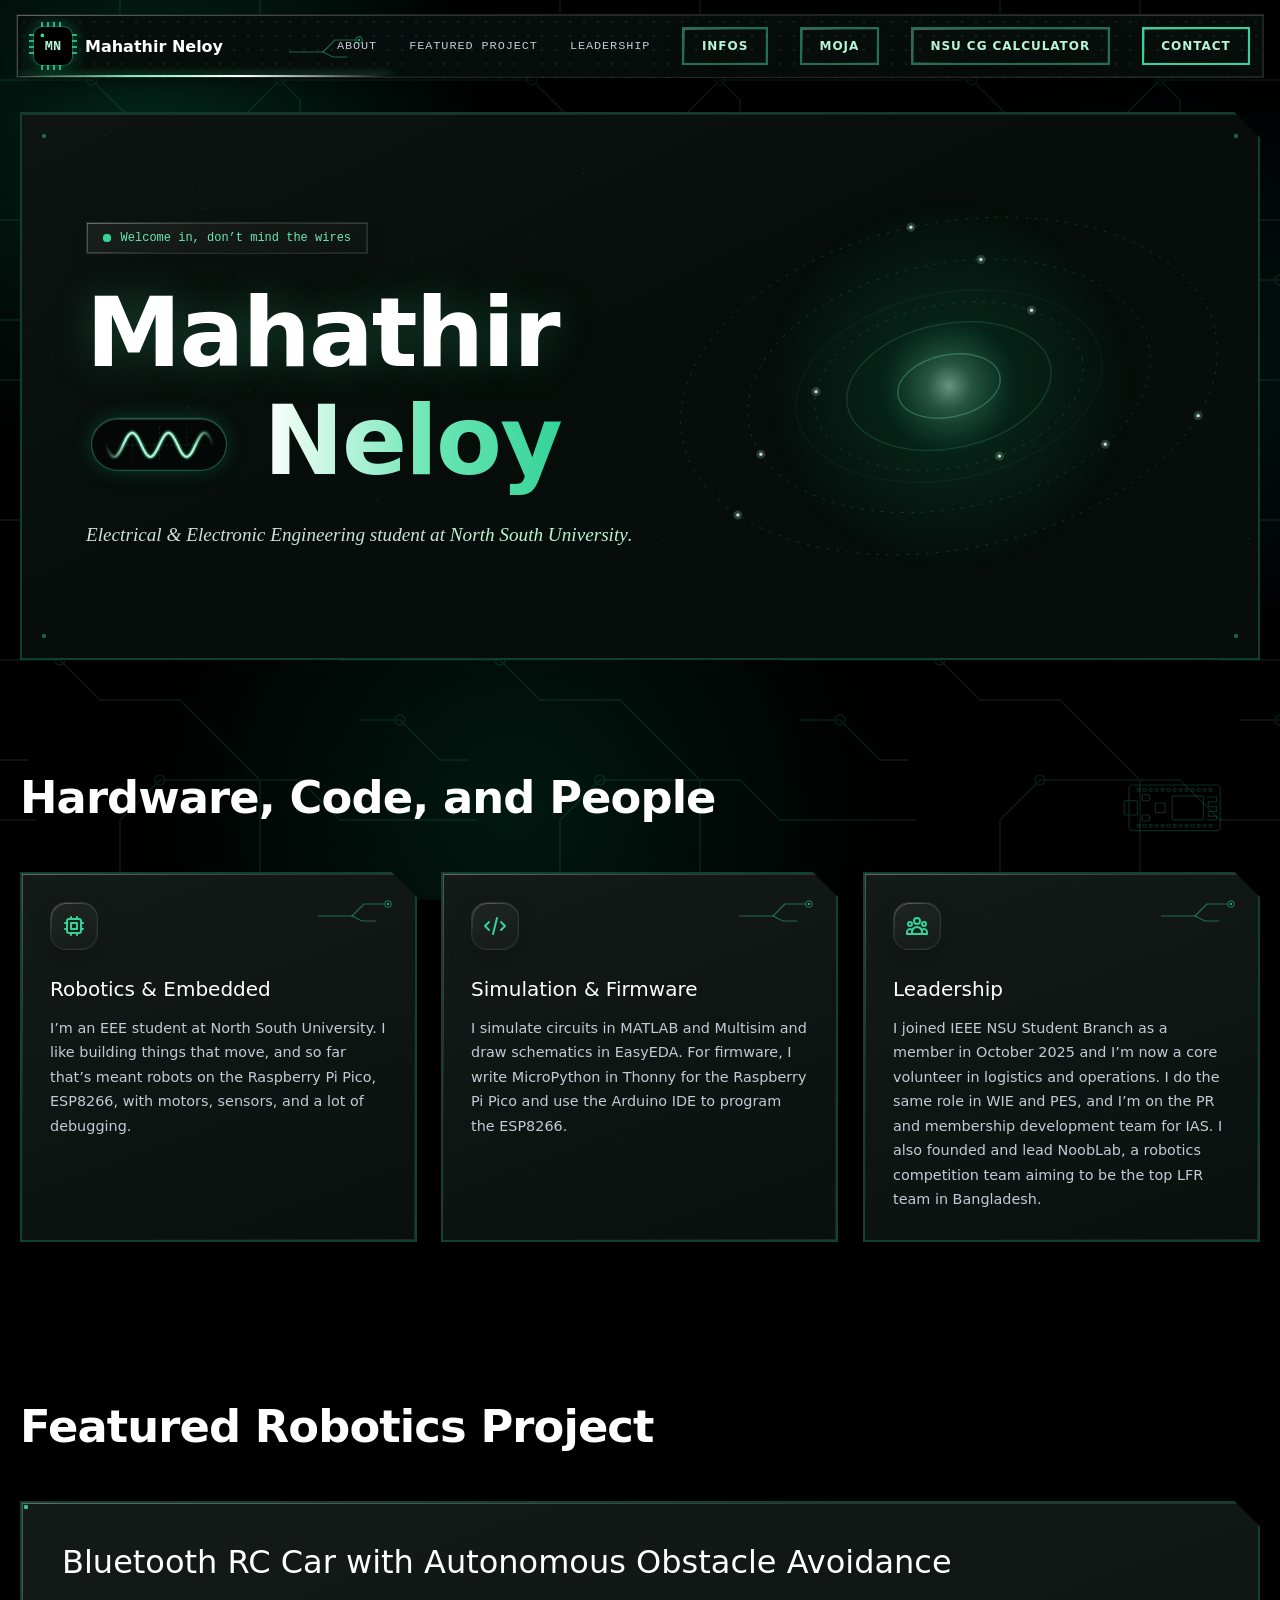
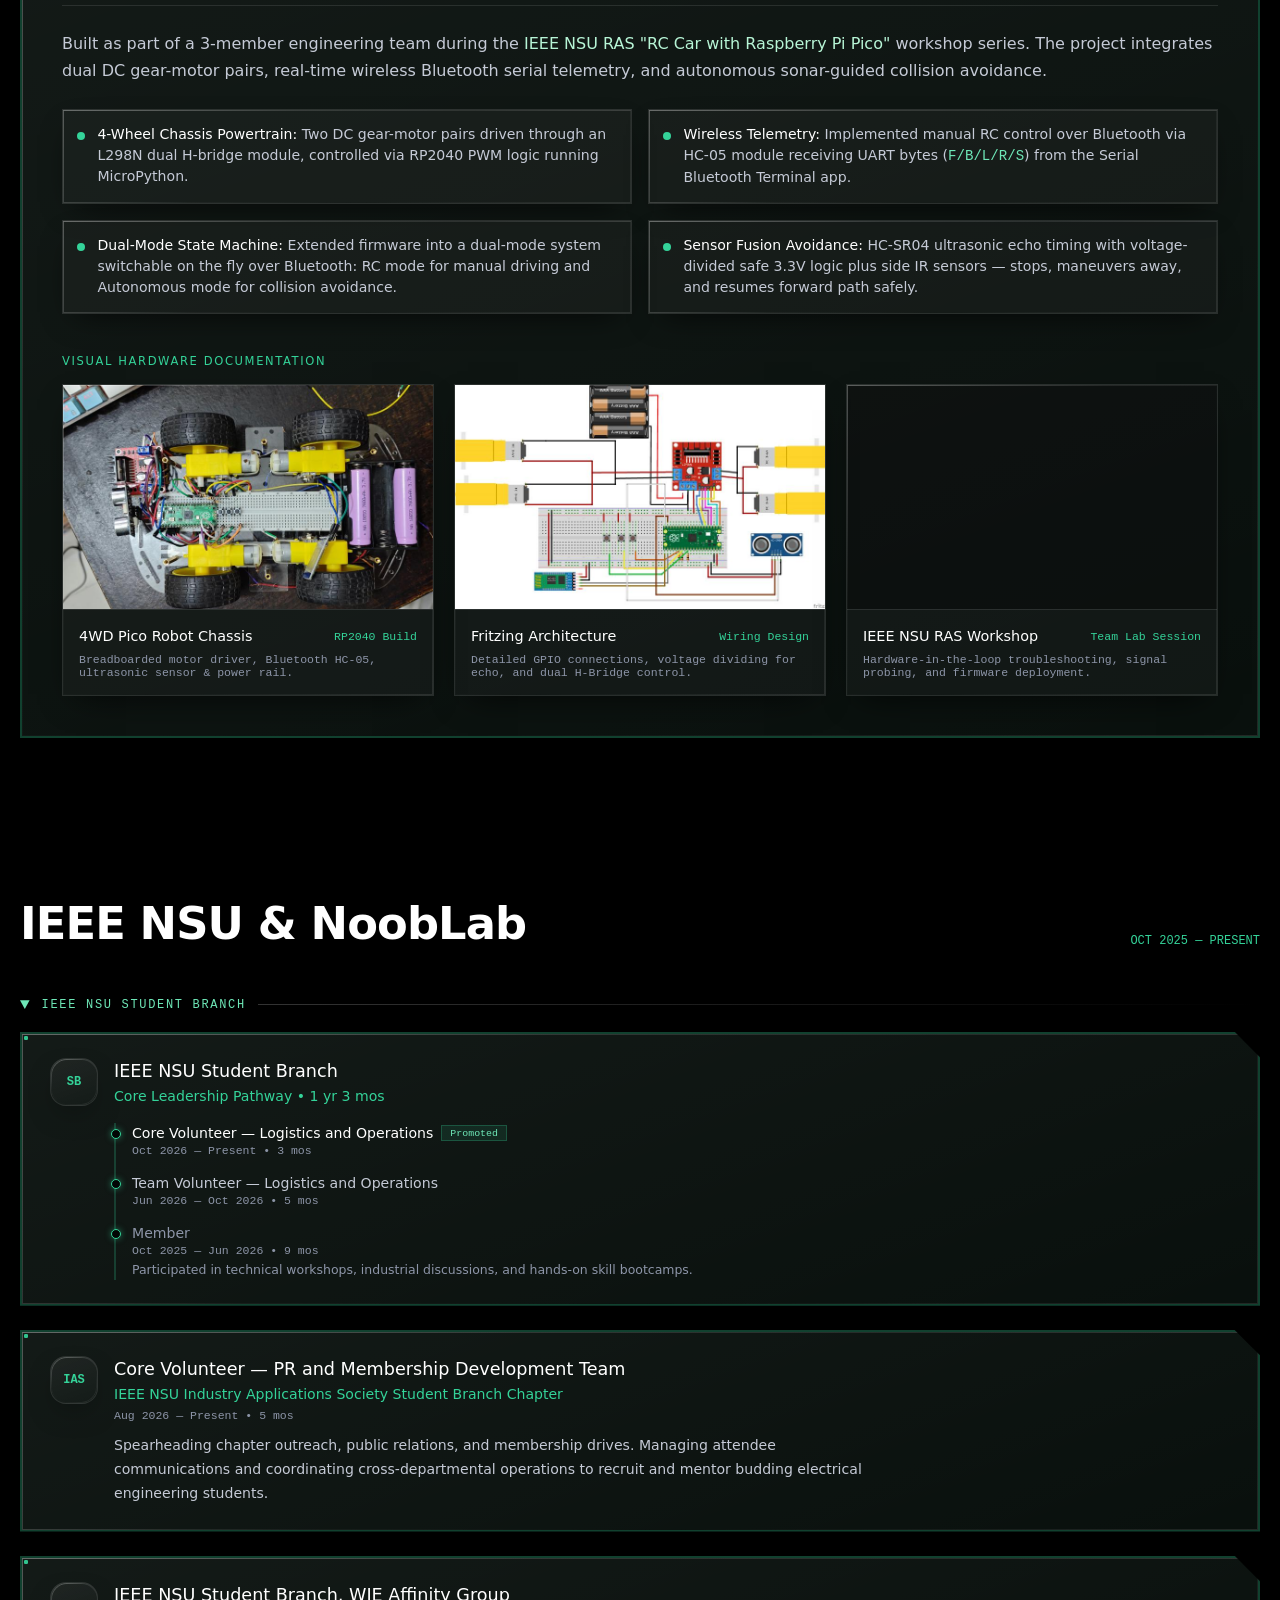
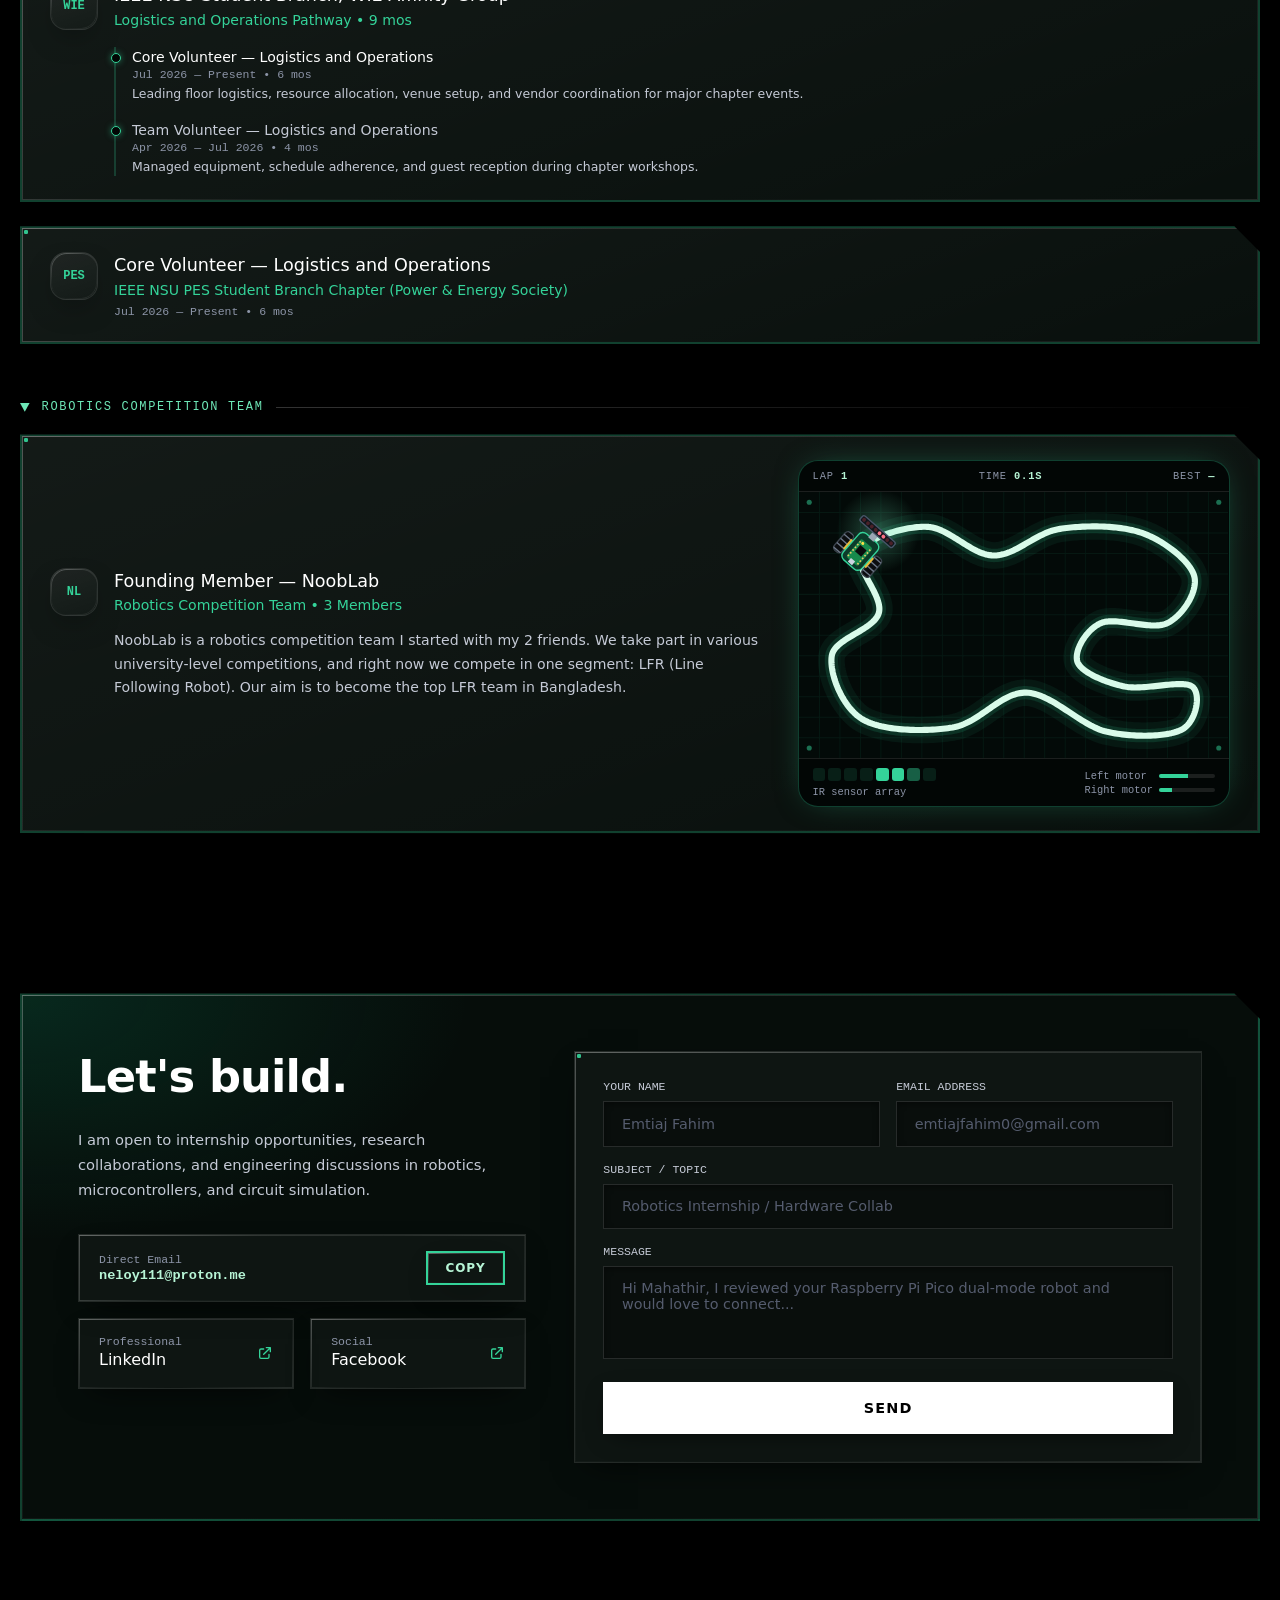
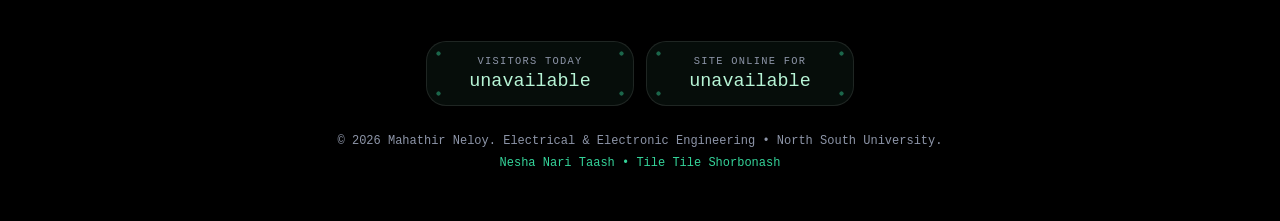
<file: index.html>
<!DOCTYPE html>
<html lang="en" style="scroll-behavior:smooth">
<head><!-- speed-patched -->
<meta charset="UTF-8"><meta http-equiv="Content-Security-Policy" content="default-src 'self'; script-src 'self' 'unsafe-inline' https://www.gstatic.com https://*.firebasedatabase.app; style-src 'self' 'unsafe-inline' https://fonts.googleapis.com; font-src https://fonts.gstatic.com; img-src 'self' data: blob:; connect-src 'self' https://formspree.io https://abacus.jasoncameron.dev https://api.github.com https://*.firebasedatabase.app wss://*.firebasedatabase.app; frame-src https://*.firebasedatabase.app; base-uri 'self'; form-action 'self' https://formspree.io; object-src 'none'"><meta name="referrer" content="strict-origin-when-cross-origin"><script>if(top!==self){try{top.location.href=self.location.href}catch(e){document.documentElement.style.display='none'}}</script>
<link rel="icon" type="image/svg+xml" href="data:image/svg+xml,<svg xmlns='http://www.w3.org/2000/svg' viewBox='0 0 32 32'><rect width='32' height='32' rx='9' fill='%23000'/><rect x='1' y='1' width='30' height='30' rx='8' fill='none' stroke='%2310b981' stroke-width='2'/><circle cx='25' cy='7' r='2' fill='%2334d399'/><text x='15' y='21' font-family='system-ui,sans-serif' font-weight='700' font-size='13' fill='%23b7f5d6' text-anchor='middle'>MN</text></svg>">
<meta name="viewport" content="width=device-width, initial-scale=1.0">
<title>Mahathir Neloy | Robotics & Embedded Systems</title>
<meta name="title" content="Mahathir Neloy | Robotics & Embedded Systems">
<meta name="description" content="EEE Student at North South University specializing in robotics, RP2040/MicroPython firmware, and autonomous systems. Also a free NSU CGPA calculator and student guides.">
<meta property="og:type" content="website">
<meta property="og:url" content="https://mahathirjneloy.github.io/">
<meta property="og:title" content="Mahathir Neloy | Robotics & Embedded Systems">
<meta property="og:description" content="EEE Student at North South University specializing in robotics, RP2040/MicroPython firmware, and autonomous systems. Also a free NSU CGPA calculator and student guides.">
<meta property="og:image" content="https://mahathirjneloy.github.io/image_301fca.png">
<meta name="twitter:card" content="summary_large_image">
<meta name="twitter:url" content="https://mahathirjneloy.github.io/">
<meta name="twitter:title" content="Mahathir Neloy | Robotics & Embedded Systems">
<meta name="twitter:description" content="EEE Student at North South University specializing in robotics, RP2040/MicroPython firmware, and autonomous systems. Also a free NSU CGPA calculator and student guides.">
<meta name="twitter:image" content="https://mahathirjneloy.github.io/image_301fca.png">
<link rel="preconnect" href="https://fonts.googleapis.com">
<link rel="preconnect" href="https://fonts.gstatic.com" crossorigin>
<link rel="preload" as="style" href="https://fonts.googleapis.com/css2?family=Outfit:wght@300;400;500;600;700&family=JetBrains+Mono:wght@400;500;600&display=swap" onload="this.onload=null;this.rel='stylesheet'"><noscript><link rel="stylesheet" href="https://fonts.googleapis.com/css2?family=Outfit:wght@300;400;500;600;700&family=JetBrains+Mono:wght@400;500;600&display=swap"></noscript>
<script>function imgErr(i,f){const h=()=>{const a=document.getElementById(i),b=document.getElementById(f);a&&a.classList.add("hide");b&&b.classList.remove("hide")};document.readyState==="loading"?document.addEventListener("DOMContentLoaded",h):h()}</script>
<style>
:root{--b1:#b7f5d6;--b2:#6ee7b7;--b3:#34d399;--b4:#10b981;--ring:#10b981;--line:rgba(255,255,255,.1);--card:rgba(4,10,7,.72);--mut:#8d95a8;--txt:#c5cad6;--sans:'Google Sans','Outfit',system-ui,sans-serif;--mono:'JetBrains Mono',monospace}
*{box-sizing:border-box;margin:0}
body{background:#000000;color:var(--txt);font-family:var(--sans);-webkit-font-smoothing:antialiased;overflow-x:hidden;min-height:100vh;line-height:1.5;
background-image:radial-gradient(60rem 30rem at 50% -8%,rgba(5,66,44,.35),transparent 70%)}
::selection{background:var(--b4);color:#ffffff}
::-webkit-scrollbar{width:8px}::-webkit-scrollbar-track{background:#000000}::-webkit-scrollbar-thumb{background:#0f2d1e;border-radius:4px;border:1px solid rgba(52,211,153,.25)}::-webkit-scrollbar-thumb:hover{background:var(--b4)}
a{color:inherit;text-decoration:none}img{display:block}
.wrap{max-width:80rem;margin:0 auto;padding:0 1.25rem}
.mono{font-family:var(--mono)}.white{color:#ffffff}.blue{color:var(--b3)}.mut{color:var(--mut)}
.hide{display:none!important}
section{padding:5rem 0}
/* Pills & buttons */
.pill{display:inline-flex;align-items:center;gap:.5rem;border-radius:999px;font-weight:500;cursor:pointer;transition:all .2s;position:relative;overflow:hidden;border:1px solid transparent}
.pill-w{background:#ffffff;color:#111111;padding:1rem 1.75rem;font-size:.9rem}.pill-w:hover{background:var(--b1);box-shadow:0 0 40px -6px rgba(52,211,153,.7)}
.pill-d{background:#1c1d24;color:#ffffff;border-color:var(--line);padding:.5rem 1.1rem;font-size:.75rem;font-family:var(--mono)}.pill-d:hover{background:#ffffff;color:#000000}
.ripple-effect{position:absolute;border-radius:50%;background:rgba(16,185,129,.35);transform:scale(0);animation:rp .6s linear;pointer-events:none}
@keyframes rp{to{transform:scale(4);opacity:0}}
.tag{display:inline-block;padding:.25rem .7rem;border-radius:999px;background:rgba(52,211,153,.08);border:1px solid rgba(52,211,153,.22);color:var(--b2);font:.72rem var(--mono)}
.label{font:.72rem var(--mono);text-transform:uppercase;letter-spacing:.14em;color:var(--b3);margin-bottom:.6rem}
h2{font-size:clamp(1.9rem,4vw,2.8rem);font-weight:500;color:#ffffff;letter-spacing:-.025em;line-height:1.15}
.sec-head{display:flex;flex-wrap:wrap;gap:1rem;align-items:flex-end;justify-content:space-between;margin-bottom:3rem}
/* Cards */
.card{position:relative;overflow:hidden;background:var(--card);border:1px solid var(--line);border-radius:1.75rem;transition:border-color .3s,box-shadow .3s}
.card:hover{border-color:rgba(52,211,153,.45);box-shadow:0 0 50px -12px rgba(16,185,129,.45)}
.card>*{position:relative;z-index:1}
/* Cursor spotlight: a real element moved by transform (compositor only, no repaint).
   Radius 266px = 70% of the original 380px gradient radius. */
.card>.spot{will-change:transform,opacity;position:absolute;left:-1px;top:-1px;width:532px;height:532px;margin:0;z-index:0;pointer-events:none;opacity:0;transform:translate3d(-999px,-999px,0);background:radial-gradient(circle closest-side,rgba(52,211,153,.1),transparent);transition:opacity .3s}
.card:hover>.spot{opacity:1}
.tilt{transform-style:preserve-3d;transition:transform .18s ease-out,border-color .3s,box-shadow .3s;will-change:transform}
.ico{width:3rem;height:3rem;border-radius:1rem;background:rgba(52,211,153,.08);border:1px solid rgba(52,211,153,.25);display:flex;align-items:center;justify-content:center;color:var(--b3);flex-shrink:0;font:600 .75rem var(--mono)}
.ico svg{width:1.5rem;height:1.5rem}
.reveal{opacity:0;transform:translateY(24px);transition:opacity .7s cubic-bezier(.16,1,.3,1),transform .7s cubic-bezier(.16,1,.3,1)}
.reveal.active{opacity:1;transform:none}.d1{transition-delay:.1s}.d2{transition-delay:.2s}.d3{transition-delay:.3s}
.tilt.reveal.rdone{transition:transform .18s ease-out;transition-delay:0s}
.grid3{display:grid;gap:1.5rem;grid-template-columns:1fr}
@media(min-width:768px){.grid3{grid-template-columns:repeat(3,1fr)}}
/* Header */
header{position:fixed;top:.9rem;left:0;right:0;z-index:40;padding:0 1rem}
.bar{max-width:72rem;margin:0 auto;height:4rem;padding:0 .8rem 0 1rem;display:flex;align-items:center;justify-content:space-between;border-radius:999px;background:rgba(0,0,0,.65);border:1px solid var(--line)}
.logo{display:flex;align-items:center;gap:.75rem}
.mn{width:2.5rem;height:2.5rem;border-radius:50%;background:#000000;border:1px solid rgba(52,211,153,.45);display:flex;align-items:center;justify-content:center;color:var(--b1);font:600 .85rem var(--mono);box-shadow:0 0 18px -2px rgba(16,185,129,.6);transition:.2s}
.logo:hover .mn{border-color:var(--b3)}
.logo b{display:block;color:#ffffff;font-weight:500;line-height:1.1}.logo small{font:.62rem var(--mono);color:var(--b3);text-transform:uppercase;letter-spacing:.1em}
nav{display:none;align-items:center;gap:2rem;font-size:.9rem}nav a:not(.pill):hover{color:var(--b2)}
#mbtn{background:none;border:0;color:var(--txt);padding:.5rem;border-radius:50%;cursor:pointer}#mbtn svg{width:1.5rem;height:1.5rem;display:block}
#mmenu{max-width:72rem;margin:.5rem auto 0;padding:1.25rem 1.5rem;display:flex;flex-direction:column;gap:1rem;border-radius:1.75rem;background:rgba(0,0,0,.9);border:1px solid var(--line);font:.85rem var(--mono)}
@media(min-width:768px){nav{display:flex}#mbtn,#mmenu{display:none}}
/* Hero */
#hero{padding:7rem 0 2rem}
.panel{position:relative;overflow:hidden;border-radius:2rem;background:#000000;border:1px solid rgba(255,255,255,.07)}
.hero-in{position:relative;z-index:2;display:flex;flex-direction:column;gap:2rem;padding:3.5rem 1.5rem 20rem}
@media(min-width:768px){.hero-in{padding:5rem 4rem;max-width:62%;min-height:34rem;justify-content:center}}
#dust{position:absolute;inset:0;width:100%;height:100%;z-index:1}
.status{align-self:flex-start;display:inline-flex;align-items:center;gap:.6rem;padding:.5rem 1rem;border-radius:999px;background:rgba(6,16,11,.9);border:1px solid rgba(52,211,153,.3);font:.75rem var(--mono);color:var(--b2)}
.dot{position:relative;width:.5rem;height:.5rem;border-radius:50%;background:var(--b3);flex-shrink:0}
.dot::after{content:'';position:absolute;inset:0;border-radius:50%;background:var(--b3);animation:ping 1.5s cubic-bezier(0,0,.2,1) infinite}
@keyframes ping{75%,100%{transform:scale(2.4);opacity:0}}
h1{font-size:clamp(2.6rem,7vw,5.2rem);font-weight:500;letter-spacing:-.035em;line-height:1.12;color:#ffffff;text-shadow:0 0 40px rgba(52,211,153,.25)}
h1 .g{background:linear-gradient(90deg,#ffffff,var(--b2) 55%,var(--b3));-webkit-background-clip:text;background-clip:text;color:transparent;text-shadow:none}
h1.pfx{text-shadow:none}h1.pfx .nw{color:transparent;-webkit-text-fill-color:transparent;background:none;text-shadow:none}
.scope{display:inline-flex;vertical-align:middle;margin:0 .3rem;padding:.35rem .8rem;border-radius:999px;background:#000000;border:1px solid rgba(52,211,153,.45);box-shadow:0 0 22px rgba(16,185,129,.3);transform:translateY(-.2rem);user-select:none;will-change:transform}
.scope svg{width:4.5rem;height:1.6rem}
@media(min-width:640px){.scope svg{width:6rem;height:2.2rem}}
.scope svg{overflow:hidden;-webkit-mask-image:linear-gradient(90deg,transparent,#000000 18%,#000000 82%,transparent);mask-image:linear-gradient(90deg,transparent,#000000 18%,#000000 82%,transparent)}
.amp{transform-origin:50px 16px;animation:amp 2.4s ease-in-out infinite}.roll{animation:roll 1.4s linear infinite}
.scope:hover .roll{animation-duration:.6s}.scope:hover .amp{animation-duration:1.2s}
#heropanel.off .amp,#heropanel.off .roll{animation-play-state:paused}
@keyframes amp{0%,100%{transform:scaleY(.4)}50%{transform:scaleY(1)}}
@keyframes roll{to{transform:translateX(-100px)}}
.bio{font-size:1.2rem;font-weight:300;max-width:42rem;color:#cde0d9}.bio strong{color:var(--b1);font-weight:500}
.chips{display:flex;flex-wrap:wrap;gap:.7rem 1.5rem;font:.75rem var(--mono);color:var(--mut)}
.chips span{display:flex;align-items:center;gap:.5rem}.chips i{width:.38rem;height:.38rem;border-radius:50%;background:var(--b3)}
/* About */
.about{padding:1.75rem}.about h3{font-size:1.25rem;font-weight:500;color:#ffffff;margin:1.5rem 0 .75rem}.about p{font-size:.9rem;font-weight:300;color:var(--txt);line-height:1.7}
/* Projects */
.proj{padding:1.5rem}@media(min-width:640px){.proj{padding:2.5rem}}
.proj-head{display:flex;flex-wrap:wrap;justify-content:space-between;gap:1rem;padding-bottom:1.5rem;border-bottom:1px solid var(--line)}
.proj-head h3{font-size:clamp(1.5rem,3vw,2rem);font-weight:500;color:#ffffff;line-height:1.2}
.tags{display:flex;flex-wrap:wrap;gap:.5rem;align-content:flex-start}
.specs{display:grid;gap:1rem;margin:1.5rem 0;font-size:.88rem;font-weight:300}@media(min-width:768px){.specs{grid-template-columns:1fr 1fr}}
.spec{display:flex;gap:.75rem;padding:.9rem;border-radius:1.1rem;background:rgba(255,255,255,.03);border:1px solid rgba(255,255,255,.07)}
.spec .dot{margin-top:.5rem}.spec .dot::after{display:none}.spec strong{color:#ffffff;font-weight:500}.spec code{color:var(--b2);font-family:var(--mono)}
.photos{display:grid;gap:1.25rem;grid-template-columns:1fr}@media(min-width:768px){.photos{grid-template-columns:repeat(3,1fr)}}
.photo{cursor:pointer;display:flex;flex-direction:column;border-radius:1.5rem;background:#020504;border:1px solid var(--line);overflow:hidden;transition:.3s}
.photo:hover{border-color:rgba(52,211,153,.6);box-shadow:0 0 40px -12px rgba(16,185,129,.5)}
.pimg{position:relative;height:14rem;background:#040806;overflow:hidden;display:flex;align-items:center;justify-content:center}
.pimg img{width:100%;height:100%;object-fit:cover;transition:transform .5s}.photo:hover .pimg img{transform:scale(1.05)}
.fb{position:absolute;inset:0;display:flex;flex-direction:column;align-items:center;justify-content:center;gap:.4rem;background:#040806;text-align:center;font:.75rem var(--mono);color:var(--b2)}
.fb svg{width:4rem;height:4rem;color:var(--b3);opacity:.6}.fb small{color:var(--mut);font-size:.7rem}
.badge{position:absolute;top:.75rem;left:.75rem;padding:.25rem .65rem;border-radius:999px;background:rgba(0,0,0,.75);border:1px solid rgba(52,211,153,.35);font:.62rem var(--mono);color:var(--b2)}
.pbody{padding:1rem;border-top:1px solid var(--line);display:flex;flex-direction:column;flex-grow:1;justify-content:space-between}
.prow{display:flex;justify-content:space-between;gap:.5rem;align-items:center}.prow b{color:#ffffff;font-size:.9rem;font-weight:500}.prow span{font:.72rem var(--mono);color:var(--b3)}
.pbody p{font:.72rem var(--mono);color:var(--mut);margin-top:.35rem}
.insp{margin-top:1rem;padding-top:.75rem;border-top:1px solid var(--line);text-align:right;font:.7rem var(--mono);color:var(--b3);transition:.2s}.photo:hover .insp{color:var(--b1)}
/* Experience */
.exp{display:flex;flex-direction:column;gap:1.5rem}
.xc{padding:1.5rem 1.75rem;display:flex;flex-wrap:wrap;justify-content:space-between;gap:1rem}
.xl{display:flex;gap:1rem;min-width:0;flex:1 1 20rem}
.xc h3{font-size:1.1rem;font-weight:500;color:#ffffff}.xc .org{font-size:.88rem;font-weight:500;color:var(--b3);margin-top:.1rem}
.xc .when{font:.72rem var(--mono);color:var(--mut);margin-top:.25rem}.xc .desc{font-size:.88rem;margin-top:.75rem;max-width:48rem;line-height:1.7}
.tl{margin-top:1rem;display:flex;flex-direction:column;gap:1rem;border-left:2px solid rgba(52,211,153,.22);padding-left:1rem}
.tl b{display:flex;align-items:center;gap:.5rem;font-size:.88rem;font-weight:500;color:#ffffff}.tl b.s{color:var(--txt)}.tl b.m{color:var(--mut)}
.tl .when{margin-top:0}.tl p{font-size:.78rem;margin-top:.25rem}
.tl em{font:normal .62rem var(--mono);padding:.1rem .5rem;border-radius:999px;background:rgba(52,211,153,.1);border:1px solid rgba(52,211,153,.25);color:var(--b2)}
.xc>.tag{align-self:flex-start}
/* Contact */
.cpanel{padding:2rem;background:radial-gradient(40rem 22rem at 0% 0%,rgba(5,66,44,.5),transparent 70%),#000000}@media(min-width:768px){.cpanel{padding:3.5rem}}
.cgrid{display:grid;gap:3rem;position:relative;z-index:2}@media(min-width:1024px){.cgrid{grid-template-columns:5fr 7fr}}
.cl{display:flex;flex-direction:column;gap:1.5rem}.cl>p:not(.label){font-size:.92rem;font-weight:300;line-height:1.7}
.box{padding:1rem 1.25rem;border-radius:1.25rem;background:rgba(255,255,255,.03);border:1px solid var(--line);display:flex;align-items:center;justify-content:space-between;gap:1rem;transition:.2s}
a.box:hover{border-color:rgba(52,211,153,.5)}a.box:hover b{color:var(--b1)}
.box small{display:block;font:.72rem var(--mono);color:var(--mut)}.box b{font-weight:500;color:#ffffff;transition:.2s}.box .em{font:600 .85rem var(--mono);color:var(--b1);margin-top:.15rem}
.box svg{width:1rem;height:1rem;color:var(--b3)}
.two{display:grid;grid-template-columns:1fr 1fr;gap:1rem}
.fcard{padding:1.75rem;border-radius:1.75rem;background:rgba(255,255,255,.03);border:1px solid var(--line)}
form{display:flex;flex-direction:column;gap:1rem}.fr{display:grid;gap:1rem}@media(min-width:640px){.fr{grid-template-columns:1fr 1fr}}
label{display:block;font:.72rem var(--mono);color:var(--txt);margin-bottom:.5rem}
input,textarea{width:100%;padding:.85rem 1.1rem;border-radius:1.1rem;background:#000000;border:1px solid var(--line);color:#ffffff;font:.9rem var(--sans);outline:none;transition:.2s}
input:focus,textarea:focus{border-color:var(--b3);box-shadow:0 0 0 3px rgba(52,211,153,.12)}textarea{resize:none}::placeholder{color:#555c6e}
form .pill-w{width:100%;justify-content:center;font-weight:600}form .pill-w:disabled{opacity:.6;cursor:wait}
footer{padding:2.5rem 0;text-align:center;font:.75rem var(--mono);color:var(--mut)}footer p+p{margin-top:.5rem;color:var(--b3)}
/* Progress, toast, lightbox */
#prog{position:fixed;top:0;left:0;height:2.5px;width:0;z-index:60;background:linear-gradient(90deg,var(--b4),var(--b2),#ffffff);box-shadow:0 0 12px rgba(52,211,153,.8);pointer-events:none}
#toast{position:fixed;bottom:1.5rem;right:1.5rem;z-index:60;transform:translateY(5rem);opacity:0;transition:.3s;pointer-events:none}
#toast.on{transform:none;opacity:1}
#toast div{display:flex;align-items:center;gap:.75rem;padding:.8rem 1.3rem;border-radius:999px;background:#040806;border:1px solid rgba(52,211,153,.45);color:var(--b1);font:.85rem var(--mono);box-shadow:0 20px 50px rgba(0,0,0,.8)}
#lb{position:fixed;inset:0;z-index:55;display:flex;align-items:center;justify-content:center;padding:1rem;background:rgba(0,0,0,.92);opacity:0;pointer-events:none;transition:.3s}
#lb.on{opacity:1;pointer-events:auto}
.lbx{width:100%;max-width:56rem;padding:1.25rem;background:#040806;border:1px solid rgba(52,211,153,.3);border-radius:1.75rem;box-shadow:0 0 80px -20px rgba(16,185,129,.5)}
.lbh{display:flex;justify-content:space-between;align-items:center;padding-bottom:.75rem;margin-bottom:.75rem;border-bottom:1px solid var(--line)}
#lbt{display:flex;align-items:center;gap:.5rem;color:#ffffff;font-weight:500}#lbt i{width:.5rem;height:.5rem;border-radius:50%;background:var(--b3)}
.lbh button{background:none;border:0;color:var(--mut);cursor:pointer;padding:.3rem;border-radius:50%}.lbh button:hover{color:#ffffff;background:rgba(255,255,255,.08)}.lbh svg{width:1.5rem;height:1.5rem;display:block}
.lbi{display:flex;align-items:center;justify-content:center;background:#000000;border-radius:1.1rem;overflow:hidden;min-height:16rem;max-height:70vh}
.lbi img{max-height:68vh;max-width:100%;width:auto;object-fit:contain}
#lbc{margin-top:1rem;font:.8rem/1.6 var(--mono);color:var(--txt)}
/* Microcontroller cursor */
#cur{will-change:transform;position:fixed;left:-16px;top:-16px;width:32px;height:32px;z-index:100;pointer-events:none;opacity:0;transition:opacity .2s;display:none}
.nocur #cur{display:block}.nocur,.nocur *{cursor:none!important}.nocur input,.nocur textarea{cursor:text!important}
#cur.on{opacity:1}#cur.txt{opacity:0}
#cur svg{width:100%;height:100%;display:block;filter:drop-shadow(0 0 6px rgba(52,211,153,.75));transition:transform .2s}
#cur.hot svg{transform:scale(1.4) rotate(45deg)}#cur.hot .pins{stroke:#b7f5d6}#cur.down svg{transform:scale(.8)}
#cur .led{animation:blink 1s steps(2) infinite}@keyframes blink{50%{opacity:.2}}
/* ===== Subtle flat glass (no frosted blur) ===== */
:root{--gl:linear-gradient(160deg,rgba(255,255,255,.055),rgba(255,255,255,.012));--gs:inset 0 1px 0 rgba(255,255,255,.1),0 12px 32px -14px rgba(0,0,0,.8)}
body::before{content:'';position:fixed;inset:0;z-index:-1;pointer-events:none;background:radial-gradient(34rem 34rem at 12% 14%,rgba(16,185,129,.2),transparent 65%),radial-gradient(30rem 30rem at 90% 40%,rgba(13,148,136,.14),transparent 65%),radial-gradient(36rem 36rem at 40% 90%,rgba(5,150,105,.16),transparent 65%)}
.card,.panel,.bar,#mmenu,.box,.fcard,.photo,.lbx,.spec,.status,.tag,.pill-d,#toast div,.ico{position:relative;background:var(--gl);border-color:rgba(255,255,255,.09);box-shadow:var(--gs)}
.card::after,.panel::after,.bar::after,#mmenu::after,.box::after,.fcard::after,.photo::after,.lbx::after,.spec::after,.status::after,.tag::after,.pill-d::after,#toast div::after,.ico::after{content:'';position:absolute;inset:0;border-radius:inherit;padding:1px;pointer-events:none;z-index:3;background:linear-gradient(140deg,rgba(255,255,255,.28),rgba(255,255,255,.04) 35%,rgba(255,255,255,0) 60%,rgba(255,255,255,.1));-webkit-mask:linear-gradient(#000000 0 0) content-box,linear-gradient(#000000 0 0);-webkit-mask-composite:xor;mask-composite:exclude}
.panel{background:linear-gradient(155deg,rgba(255,255,255,.03),transparent 45%),#020504}
.cpanel{background:radial-gradient(40rem 22rem at 0% 0%,rgba(16,185,129,.16),transparent 70%),#020504}
.card:hover,.photo:hover{border-color:rgba(255,255,255,.18);box-shadow:var(--gs),0 0 44px -16px rgba(52,211,153,.4)}
.bar{background:rgba(6,10,8,.95)}
.pill-w{background:#ffffff;box-shadow:0 8px 26px -10px rgba(0,0,0,.7)}.pill-w:hover{background:#b7f5d6;box-shadow:0 0 34px -6px rgba(52,211,153,.6)}
.pill-d{background:rgba(255,255,255,.07)}.pill-d:hover{background:#ffffff;color:#000000}
.photo,.spec,.box,.fcard{background:rgba(255,255,255,.03)}
.pimg,.fb{background:rgba(0,0,0,.35)}
input,textarea{background:rgba(0,0,0,.35);border:1px solid rgba(255,255,255,.12);box-shadow:inset 0 2px 6px rgba(0,0,0,.4)}
input:focus,textarea:focus{border-color:rgba(255,255,255,.35);box-shadow:0 0 0 3px rgba(52,211,153,.16)}
.scope{background:rgba(0,0,0,.5);box-shadow:inset 0 1px 0 rgba(255,255,255,.18),0 0 20px rgba(16,185,129,.25)}
#lb{background:rgba(0,6,4,.9)}.lbi{background:#000000}
#prog{box-shadow:0 0 14px rgba(52,211,153,.9)}
/* Leadership additions */
.grp{display:flex;align-items:center;gap:.75rem;margin:3.5rem 0 1.25rem;font:500 .75rem var(--mono);letter-spacing:.14em;text-transform:uppercase;color:var(--b2)}
.grp::after{content:'';flex:1;height:1px;background:linear-gradient(90deg,rgba(255,255,255,.2),transparent)}
.skl{display:flex;align-items:center;gap:.4rem;font:.72rem var(--mono)!important;color:var(--b2);margin-top:.4rem!important}.skl svg{width:.85rem;height:.85rem;flex-shrink:0}
.nl{align-items:center;gap:2rem;border-radius:2rem;box-shadow:var(--gs),0 0 60px -30px rgba(52,211,153,.5)}.nl .tags{margin-top:1.1rem}
.track{display:none;width:15rem;flex-shrink:0}@media(min-width:900px){.track{display:block}}
/* ===== Header: EEE styling ===== */
/* PCB dot-grid on the bar + a signal pulse travelling along its bottom trace */
.bar{overflow:hidden;background-image:radial-gradient(rgba(52,211,153,.13) 1px,transparent 1.2px);background-size:14px 14px}
.bar::before{content:'';position:absolute;left:0;bottom:0;height:2px;width:30%;z-index:2;pointer-events:none;will-change:transform;background:linear-gradient(90deg,transparent,#6ee7b7,#ffffff 60%,transparent);box-shadow:0 0 10px rgba(52,211,153,.8);animation:pulse 3.4s linear infinite}
@keyframes pulse{from{transform:translateX(-100%)}to{transform:translateX(340%)}}
/* Logo becomes an IC chip with pins and a pin-1 marker */
.mn{position:relative;border-radius:.6rem;background:radial-gradient(circle at 22% 22%,var(--b3) 0 1.6px,transparent 2.2px),#000000}
.mn::before,.mn::after{content:'';position:absolute;pointer-events:none}
.mn::before{left:-5px;right:-5px;top:7px;bottom:7px;background:repeating-linear-gradient(180deg,rgba(52,211,153,.8) 0 2px,transparent 2px 6px) left center/5px 100% no-repeat,repeating-linear-gradient(180deg,rgba(52,211,153,.8) 0 2px,transparent 2px 6px) right center/5px 100% no-repeat}
.mn::after{top:-5px;bottom:-5px;left:7px;right:7px;background:repeating-linear-gradient(90deg,rgba(52,211,153,.8) 0 2px,transparent 2px 6px) center top/100% 5px no-repeat,repeating-linear-gradient(90deg,rgba(52,211,153,.8) 0 2px,transparent 2px 6px) center bottom/100% 5px no-repeat}
/* Blinking power LED after the subtitle */
.logo small::after{content:'';display:inline-block;width:5px;height:5px;margin-left:.5rem;border-radius:50%;background:var(--b3);box-shadow:0 0 6px var(--b3);vertical-align:middle;animation:blink 1.2s steps(2) infinite}
/* Nav links: numbered like the section labels (01, 02, 03) + trace underline on hover */
nav{counter-reset:n}
nav a:not(.pill){position:relative;counter-increment:n;font:500 .74rem var(--mono);text-transform:uppercase;letter-spacing:.08em}

nav a:not(.pill)::after{content:'';position:absolute;left:0;right:0;bottom:-7px;height:1px;background:var(--b3);box-shadow:0 0 8px var(--b3);transform:scaleX(0);transform-origin:left;transition:transform .25s}
nav a:not(.pill):hover::after{transform:scaleX(1)}
nav .pill-d[href="moja.html"]{border-color:rgba(52,211,153,.5);color:var(--b1)}
nav .pill-d[href="moja.html"]:hover{color:#000000}
nav .pill-d[href="nsu.html"]{border-color:rgba(52,211,153,.5);color:var(--b1)}
nav .pill-d[href="nsu.html"]:hover{color:#000000}
@media(min-width:768px) and (max-width:1100px){nav{gap:1.1rem}}
/* ===== Mobile visibility fixes ===== */
/* menu was see-through (glass style overrode its background) -> solid panel */
#mmenu{background:#050a07;box-shadow:0 18px 40px -8px rgba(0,0,0,.95),inset 0 1px 0 rgba(255,255,255,.1)}
#mmenu a{display:block;padding:.35rem 0;color:#e6f5f0}
#mmenu a.blue{color:var(--b3)}
/* top bar: no page text showing through */
.bar{background-color:#050a07}
/* About / Leadership cards: darker base + brighter text on phones */
@media(max-width:767px){
 .about.card{background:linear-gradient(160deg,rgba(255,255,255,.07),rgba(255,255,255,.02)),#050a07}
 .about p{color:#e1f0ea;font-weight:400}
}
/* ===== Auto-hide header ===== */
header{transition:transform .35s cubic-bezier(.16,1,.3,1)}
header.nav-hide{transform:translateY(calc(-100% - 1.5rem))}
header.nav-hide .bar::before{animation-play-state:paused}
/* ===== Subtle EEE vibe: About + Contact ===== */
:root{--pcb:url("data:image/svg+xml,<svg xmlns='http://www.w3.org/2000/svg' width='220' height='220' viewBox='0 0 220 220' fill='none' stroke='%2334d399' stroke-width='1' stroke-linecap='round' stroke-linejoin='round'><path d='M0 40H46L66 60H120L140 40H220'/><path d='M0 110H30L50 130H90L110 150L130 170V220'/><path d='M130 0V30L150 50V90L170 110H220'/><path d='M60 220V190L80 170H150L170 190H220'/><path d='M180 140H200L220 160'/><path d='M60 0V14M0 190H18M0 160H14'/><rect x='86' y='72' width='26' height='26' rx='2'/><path d='M92 72V66M99 72V66M106 72V66M92 98V104M99 98V104M106 98V104'/><circle cx='46' cy='40' r='2.5'/><circle cx='140' cy='40' r='2.5'/><circle cx='30' cy='110' r='2.5'/><circle cx='150' cy='90' r='2.5'/><circle cx='80' cy='170' r='2.5'/><circle cx='200' cy='140' r='2.5'/><circle cx='60' cy='14' r='2.5'/><circle cx='99' cy='85' r='2' fill='%2334d399'/></svg>");--chipart:url("data:image/svg+xml,<svg xmlns='http://www.w3.org/2000/svg' width='120' height='120' viewBox='0 0 120 120' fill='none' stroke='%2334d399' stroke-width='1.2' stroke-linecap='round' stroke-linejoin='round'><rect x='22' y='22' width='76' height='76' rx='5'/><rect x='40' y='40' width='40' height='40' rx='3' stroke-opacity='.7'/><path d='M34 8V22M46 8V22M58 8V22M70 8V22M82 8V22M34 98V112M46 98V112M58 98V112M70 98V112M82 98V112M8 34H22M8 46H22M8 58H22M8 70H22M8 82H22M98 34H112M98 46H112M98 58H112M98 70H112M98 82H112'/><circle cx='60' cy='60' r='5'/><circle cx='60' cy='60' r='1.8' fill='%2334d399'/><circle cx='30' cy='30' r='1.5' fill='%2334d399'/></svg>");--stub:url("data:image/svg+xml,<svg xmlns='http://www.w3.org/2000/svg' width='80' height='28' viewBox='0 0 80 28' fill='none' stroke='%2334d399' stroke-opacity='.45' stroke-width='1.2' stroke-linecap='round' stroke-linejoin='round'><path d='M0 20H34L46 8H66'/><path d='M34 20L44 25H58'/><circle cx='70' cy='8' r='3.2'/><circle cx='70' cy='8' r='1' fill='%2334d399' stroke='none'/></svg>")}
/* About: faint PCB traces behind the cards, a line-art chip top-right, a trace stub + silkscreen label (U1..U3) on each card */
#about{position:relative;overflow:hidden}
#about .wrap{position:relative;z-index:1}
#about::before{content:'';position:absolute;inset:0;z-index:0;pointer-events:none;background:var(--pcb) 0 0/220px 220px;opacity:.11;-webkit-mask-image:radial-gradient(ellipse 75% 70% at 50% 58%,#000000 25%,transparent 100%);mask-image:radial-gradient(ellipse 75% 70% at 50% 58%,#000000 25%,transparent 100%)}
#about::after{content:'';position:absolute;right:max(1.5rem,calc(50% - 40rem + 3rem));top:3.5rem;width:120px;height:120px;z-index:0;pointer-events:none;background:var(--chipart) center/contain no-repeat;opacity:.2}
@media(max-width:767px){#about::after{display:none}}
.grid3{counter-reset:u}
.about{counter-increment:u}
.about.card{background-image:var(--stub),var(--gl);background-repeat:no-repeat;background-position:right 1.1rem top 1.4rem,0 0;background-size:80px 28px,auto}
.about::before{content:'U' counter(u);position:absolute;right:1.4rem;bottom:1.1rem;z-index:0;pointer-events:none;font:600 .62rem var(--mono);letter-spacing:.16em;color:rgba(52,211,153,.32)}
/* Contact: traces fading in from the glow side, corner via-dots + "J1" label on the form card */
.cpanel::before{content:'';position:absolute;inset:0;z-index:0;pointer-events:none;background:var(--pcb) 0 0/220px 220px;opacity:.13;-webkit-mask-image:linear-gradient(115deg,#000000 0%,rgba(0,0,0,.5) 35%,transparent 70%);mask-image:linear-gradient(115deg,#000000 0%,rgba(0,0,0,.5) 35%,transparent 70%)}
.fcard{background-image:radial-gradient(circle,rgba(52,211,153,.45) 0 1.8px,transparent 2.4px),radial-gradient(circle,rgba(52,211,153,.45) 0 1.8px,transparent 2.4px),radial-gradient(circle,rgba(52,211,153,.45) 0 1.8px,transparent 2.4px),radial-gradient(circle,rgba(52,211,153,.45) 0 1.8px,transparent 2.4px);background-repeat:no-repeat;background-size:8px 8px;background-position:10px 10px,right 10px top 10px,10px bottom 10px,right 10px bottom 10px}
.fcard::before{content:'J1';position:absolute;right:1.6rem;top:.8rem;pointer-events:none;font:600 .62rem var(--mono);letter-spacing:.16em;color:rgba(52,211,153,.32)}
/* ===== Subtle EEE vibe: Projects + Leadership ===== */
#projects,#experience{position:relative;overflow:hidden}
#projects .wrap,#experience .wrap{position:relative;z-index:1}
#projects::before,#experience::before{content:'';position:absolute;inset:0;z-index:0;pointer-events:none;background:var(--pcb) 0 0/220px 220px;opacity:.1;-webkit-mask-image:radial-gradient(ellipse 80% 62% at 50% 50%,#000000 28%,transparent 100%);mask-image:radial-gradient(ellipse 80% 62% at 50% 50%,#000000 28%,transparent 100%)}
#experience::before{background-position:110px 60px}
/* corner via-dots on the project card and the leadership cards */
.proj.card,.xc.card{background-image:radial-gradient(circle,rgba(52,211,153,.45) 0 1.8px,transparent 2.4px),radial-gradient(circle,rgba(52,211,153,.45) 0 1.8px,transparent 2.4px),radial-gradient(circle,rgba(52,211,153,.45) 0 1.8px,transparent 2.4px),radial-gradient(circle,rgba(52,211,153,.45) 0 1.8px,transparent 2.4px),var(--gl);background-repeat:no-repeat;background-size:8px 8px,8px 8px,8px 8px,8px 8px,auto;background-position:12px 12px,right 12px top 12px,12px bottom 12px,right 12px bottom 12px,0 0}
/* silkscreen labels */
#experience .wrap{counter-reset:x}
.xc{counter-increment:x}
.xc::before{content:'R' counter(x);right:1.4rem;bottom:.75rem;position:absolute;z-index:0;pointer-events:none;font:600 .62rem var(--mono);letter-spacing:.16em;color:rgba(52,211,153,.32)}
.proj::before{content:'PRJ1 · RP2040';right:1.4rem;bottom:.75rem;position:absolute;z-index:0;pointer-events:none;font:600 .62rem var(--mono);letter-spacing:.16em;color:rgba(52,211,153,.32)}
.photos{counter-reset:p}
.photo{counter-increment:p}
.photo::before{content:'FIG ' counter(p);top:.8rem;right:.85rem;z-index:2;position:absolute;pointer-events:none;font:600 .6rem var(--mono);letter-spacing:.14em;color:rgba(183,245,214,.75);text-shadow:0 0 6px #000000}
/* timeline nodes look like solder pads on the vertical trace */
.tl>div{position:relative}
.tl>div::before{content:'';position:absolute;left:calc(-1rem - 5px);top:.4rem;width:8px;height:8px;border-radius:50%;background:#020504;border:1.5px solid var(--b3);box-shadow:0 0 6px rgba(52,211,153,.5)}
/* ===== Remove silkscreen labels (U1-U3, J1, R1-R5, PRJ1, FIG 1-3) ===== */
.about::before,.fcard::before,.xc::before,.proj::before,.photo::before{content:none!important;display:none!important}
/* ===== Live stats (footer) ===== */
.stats{display:flex;flex-wrap:wrap;justify-content:center;gap:.75rem;margin-bottom:1.75rem}
.stat{min-width:13rem;padding:.8rem 1.25rem;border-radius:1.25rem;background:rgba(255,255,255,.03);border:1px solid var(--line)}
.stat span{display:block;font-size:.65rem;text-transform:uppercase;letter-spacing:.12em}
.stat b{display:block;margin-top:.25rem;font-size:1.15rem;font-weight:500;color:var(--b1);font-variant-numeric:tabular-nums}
/* ===== Subtle EEE vibe: Hero + Top bar + Footer ===== */
/* Hero: traces fading in from two corners + corner via-dots */
#heropanel::before{content:'';position:absolute;inset:0;z-index:0;pointer-events:none;background:var(--pcb) 0 0/220px 220px;opacity:.14;-webkit-mask-image:radial-gradient(ellipse 80% 90% at 0% 100%,#000000 20%,transparent 75%),radial-gradient(ellipse 45% 55% at 100% 0%,#000000 10%,transparent 100%);mask-image:radial-gradient(ellipse 80% 90% at 0% 100%,#000000 20%,transparent 75%),radial-gradient(ellipse 45% 55% at 100% 0%,#000000 10%,transparent 100%)}
#heropanel{background-image:radial-gradient(circle,rgba(52,211,153,.45) 0 1.8px,transparent 2.4px),radial-gradient(circle,rgba(52,211,153,.45) 0 1.8px,transparent 2.4px),radial-gradient(circle,rgba(52,211,153,.45) 0 1.8px,transparent 2.4px),radial-gradient(circle,rgba(52,211,153,.45) 0 1.8px,transparent 2.4px),linear-gradient(155deg,rgba(255,255,255,.03),transparent 45%);background-repeat:no-repeat;background-size:8px 8px,8px 8px,8px 8px,8px 8px,auto;background-position:18px 18px,right 18px top 18px,left 18px bottom 18px,right 18px bottom 18px,0 0}
/* Top bar: a trace stub between the name and the links (wide screens only) */
@media(min-width:1100px){.bar{background-image:var(--stub),radial-gradient(rgba(52,211,153,.13) 1px,transparent 1.2px);background-repeat:no-repeat,repeat;background-size:80px 28px,14px 14px;background-position:17rem center,0 0}}
/* Footer: traces behind the counters + via-dots on each counter box */
footer{position:relative;overflow:hidden}
footer .wrap{position:relative;z-index:1}
footer::before{content:'';position:absolute;inset:0;z-index:0;pointer-events:none;background:var(--pcb) 0 0/220px 220px;opacity:.11;-webkit-mask-image:radial-gradient(ellipse 60% 85% at 50% 40%,#000000 25%,transparent 100%);mask-image:radial-gradient(ellipse 60% 85% at 50% 40%,#000000 25%,transparent 100%)}
.stat{background-image:radial-gradient(circle,rgba(52,211,153,.45) 0 1.8px,transparent 2.4px),radial-gradient(circle,rgba(52,211,153,.45) 0 1.8px,transparent 2.4px),radial-gradient(circle,rgba(52,211,153,.45) 0 1.8px,transparent 2.4px),radial-gradient(circle,rgba(52,211,153,.45) 0 1.8px,transparent 2.4px);background-repeat:no-repeat;background-size:7px 7px;background-position:8px 8px,right 8px top 8px,left 8px bottom 8px,right 8px bottom 8px}
/* ===== NoobLab: live line-follower simulation ===== */
.lfr{flex:0 1 27rem;min-width:min(100%,18rem);align-self:center;margin:0 auto;border-radius:1.25rem;overflow:hidden;background:#020605;border:1px solid rgba(52,211,153,.28);box-shadow:0 0 34px -14px rgba(52,211,153,.55);font:.65rem var(--mono);color:var(--mut)}
@media(max-width:899px){.lfr{flex:1 1 100%}}
.lfr-top,.lfr-bot{display:flex;align-items:center;justify-content:space-between;gap:.75rem;padding:.55rem .85rem}
.lfr-top{border-bottom:1px solid var(--line);text-transform:uppercase;letter-spacing:.08em}.lfr b{font-weight:600;color:var(--b1);font-variant-numeric:tabular-nums}
.lfr canvas{display:block;width:100%;height:auto;aspect-ratio:420/260}
.lfr-bot{border-top:1px solid var(--line)}
.lfr-ir{display:flex;gap:3px}.lfr-ir i{width:.8rem;height:.8rem;border-radius:3px;background:#34d399;opacity:.12}
.lfr-m{white-space:nowrap;display:grid;grid-template-columns:auto 3.5rem;gap:.15rem .4rem;align-items:center}
.lfr-m u{display:block;height:4px;border-radius:4px;background:rgba(255,255,255,.1);text-decoration:none;overflow:hidden}.lfr-m u i{display:block;height:100%;width:0;background:var(--b3)}

/* ===== Hero: bold + glow ===== */
h1{font-size:clamp(2.6rem,7.6vw,6rem)}
@media(min-width:768px){.scope svg{width:6.8rem;height:2.5rem}.hero-in{gap:1.6rem}}
#heropanel{border-color:rgba(52,211,153,.24);box-shadow:inset 0 1px 0 rgba(183,245,214,.12),0 0 0 1px rgba(16,185,129,.06),0 0 70px -24px rgba(16,185,129,.6),0 40px 90px -50px rgba(16,185,129,.4)}
#heropanel::after{content:'';position:absolute;inset:0;z-index:0;pointer-events:none;background:radial-gradient(ellipse 34% 52% at 75% 50%,rgba(16,185,129,.24),rgba(16,185,129,.08) 48%,transparent 74%)}
@media(max-width:767px){#heropanel::after{background:radial-gradient(ellipse 70% 30% at 50% 84%,rgba(16,185,129,.24),rgba(16,185,129,.08) 48%,transparent 74%)}}
</style>
<!-- green-theme --><link rel="stylesheet" href="theme.css"><link rel="preload" as="style" href="https://fonts.googleapis.com/css2?family=Montserrat:wght@500;700;800&family=Noto+Serif:ital,wght@1,400&display=swap" onload="this.onload=null;this.rel='stylesheet'"><noscript><link rel="stylesheet" href="https://fonts.googleapis.com/css2?family=Montserrat:wght@500;700;800&family=Noto+Serif:ital,wght@1,400&display=swap"></noscript><style>nav a{white-space:nowrap}@media(min-width:768px) and (max-width:999px){nav{gap:.55rem}.bar .logo b{display:none}nav a:not(.pill){letter-spacing:0;font-size:.68rem}nav .pill{padding-left:.55rem;padding-right:.55rem;letter-spacing:.02em}}</style><style id="updates-nav">header .bar,header #mmenu{max-width:none}nav .pill-d[href="infos.html"]{border-color:rgba(52,211,153,.5);color:var(--b1)}nav .pill-d[href="infos.html"]:hover{color:#000000}</style><style id="contact-mobile">@media(max-width:767px){.cgrid{grid-template-columns:minmax(0,1fr);gap:2rem}.cl,.fcard,.fr>div{min-width:0}.cpanel{padding:1.5rem 1.25rem}.fcard{padding:1.25rem}.box{flex-wrap:wrap}.box .pill-d{margin-left:auto}.two,.fr{grid-template-columns:minmax(0,1fr)}}</style><style id="bugfix-1">@media(min-width:768px) and (max-width:1199px){nav{display:none}#mbtn{display:inline-block}#mmenu:not(.hide){display:flex}#mmenu.hide{display:none}}.logo{flex-shrink:0}.logo b{white-space:nowrap}@media(max-width:767px){input,textarea{font-size:16px}}</style><link rel="canonical" href="https://mahathirjneloy.github.io/"><style id="totop-css">#totop{position:fixed;right:max(1.25rem,env(safe-area-inset-right));bottom:max(1.25rem,env(safe-area-inset-bottom));z-index:50;width:2.9rem;height:2.9rem;display:flex;align-items:center;justify-content:center;padding:0;background:#060d0a;color:#b7f5d6;border:2px solid rgba(52,211,153,.6);cursor:pointer;opacity:0;visibility:hidden;transform:translateY(10px);transition:opacity .25s,transform .25s,visibility .25s,background .2s,color .2s,border-color .2s}#totop.on{opacity:1;visibility:visible;transform:none}#totop:hover,#totop:focus-visible{background:#34d399;border-color:#34d399;color:#000;outline:none}#totop svg{width:1.2rem;height:1.2rem;display:block}</style><style id="totop-toast">#toast{bottom:5rem}</style><style id="a11y-fixes">#lb{visibility:hidden;transition:opacity .3s,visibility 0s .3s}#lb.on{visibility:visible;transition:opacity .3s,visibility 0s}.photo:focus-visible{outline:2px solid #34d399;outline-offset:3px}@media(prefers-reduced-motion:reduce){html{scroll-behavior:auto!important}*,*::before,*::after{animation-duration:.01ms!important;animation-iteration-count:1!important;transition-duration:.01ms!important;transition-delay:0s!important}}</style></head>
<body>

<div id="cur" aria-hidden="true"><svg viewBox="0 0 32 32" fill="none" stroke="#34d399" stroke-width="1.4" stroke-linecap="round"><path class="pins" d="M11 2v5M16 2v5M21 2v5M11 25v5M16 25v5M21 25v5M2 11h5M2 16h5M2 21h5M25 11h5M25 16h5M25 21h5"/><rect x="7" y="7" width="18" height="18" rx="2.5" fill="#040806"/><rect x="11.5" y="11.5" width="9" height="9" rx="1.2" stroke-opacity=".5"/><circle cx="9.6" cy="9.6" r=".9" fill="#34d399" stroke="none"/><circle class="led" cx="16" cy="16" r="1.8" fill="#b7f5d6" stroke="none"/></svg></div>
<div id="prog"></div>
<div id="toast" role="status" aria-live="polite"><div><span class="dot"></span><span id="tmsg">Copied to clipboard!</span></div></div>

<!-- Lightbox -->
<div id="lb" role="dialog" aria-modal="true" aria-label="Photo preview">
  <div class="lbx" onclick="event.stopPropagation()">
    <div class="lbh"><h4 id="lbt"></h4>
      <button onclick="closeLightbox()" aria-label="Close photo preview"><svg fill="none" stroke="currentColor" viewBox="0 0 24 24"><path stroke-linecap="round" stroke-linejoin="round" stroke-width="2" d="M6 18L18 6M6 6l12 12"/></svg></button></div>
    <div class="lbi"><img id="lbimg" src="[data-uri]" alt="Hardware preview"></div>
    <p id="lbc"></p>
  </div>
</div>

<!-- Header -->
<header>
  <div class="bar">
    <a href="#hero" class="logo"><div class="mn">MN</div><div><b>Mahathir Neloy</b></div></a>
    <nav>
      <a href="#about">About</a><a href="#projects">Featured Project</a><a href="#experience">Leadership</a>
      <a href="infos.html" class="pill pill-d">Infos</a>
      <a href="moja.html" class="pill pill-d">MOJA</a>
      <a href="nsu.html" class="pill pill-d">NSU CG Calculator</a>
      <a href="#contact" class="pill pill-d">Contact</a>
    </nav>
    <button id="mbtn" aria-label="Toggle menu" aria-controls="mmenu" aria-expanded="false"><svg fill="none" stroke="currentColor" viewBox="0 0 24 24"><path stroke-linecap="round" stroke-linejoin="round" stroke-width="2" d="M4 6h16M4 12h16m-7 6h7"/></svg></button>
  </div>
  <div id="mmenu" class="hide">
    <a href="#about" class="mlink">About</a><a href="#projects" class="mlink">Featured Project</a>
    <a href="#experience" class="mlink">Leadership</a><a href="infos.html" class="mlink">Infos</a><a href="moja.html" class="mlink">MOJA</a><a href="nsu.html" class="mlink">NSU CG Calculator</a><a href="#contact" class="mlink blue">Contact</a>
  </div>
</header>

<main>
<!-- HERO -->
<section id="hero">
  <div class="wrap">
    <div class="panel" id="heropanel">
      <canvas id="dust" aria-hidden="true"></canvas>
      <div class="hero-in">
        <div class="status"><span class="dot"></span><span>Welcome in, don’t mind the wires</span></div>
        <h1 id="name"><span class="nw">Mahathir</span>
          <span class="scope">
            <svg viewBox="0 0 100 32" fill="none">
              <line x1="0" y1="16" x2="100" y2="16" stroke="rgba(52,211,153,.3)" stroke-width=".75" stroke-dasharray="2 2"/>
              <line x1="25" y1="0" x2="25" y2="32" stroke="rgba(52,211,153,.18)" stroke-width=".75" stroke-dasharray="2 2"/>
              <line x1="50" y1="0" x2="50" y2="32" stroke="rgba(52,211,153,.24)" stroke-width=".75" stroke-dasharray="2 2"/>
              <line x1="75" y1="0" x2="75" y2="32" stroke="rgba(52,211,153,.18)" stroke-width=".75" stroke-dasharray="2 2"/>
              <g class="amp"><g class="roll"><path id="w1" fill="none" stroke="#34d399" stroke-opacity=".35" stroke-width="5" stroke-linecap="round"/><path id="w2" fill="none" stroke="#b7f5d6" stroke-width="2.2" stroke-linecap="round"/></g></g>
            </svg>
          </span>
          <span class="g nw">Neloy</span>
        </h1>
        <p class="bio">Electrical & Electronic Engineering student at <strong>North South University</strong>.</p>
      </div>
    </div>
  </div>
</section>

<!-- ABOUT -->
<section id="about">
  <div class="wrap">
    <div class="reveal" style="max-width:48rem;margin-bottom:3rem">
<h2>Hardware, Code, and People</h2>
    </div>
    <div class="grid3">
      <div class="card about tilt reveal d1">
        <div class="ico"><svg fill="none" stroke="currentColor" viewBox="0 0 24 24"><path stroke-linecap="round" stroke-linejoin="round" stroke-width="2" d="M9 3v2m6-2v2M9 19v2m6-2v2M5 9H3m2 6H3m18-6h-2m2 6h-2M7 19h10a2 2 0 002-2V7a2 2 0 00-2-2H7a2 2 0 00-2 2v10a2 2 0 002 2zM9 9h6v6H9V9z"/></svg></div>
        <h3>Robotics & Embedded</h3>
        <p>I’m an EEE student at North South University. I like building things that move, and so far that’s meant robots on the Raspberry Pi Pico, ESP8266, with motors, sensors, and a lot of debugging.</p>
      </div>
      <div class="card about tilt reveal d2">
        <div class="ico"><svg fill="none" stroke="currentColor" viewBox="0 0 24 24"><path stroke-linecap="round" stroke-linejoin="round" stroke-width="2" d="M10 20l4-16m4 4l4 4-4 4M6 16l-4-4 4-4"/></svg></div>
        <h3>Simulation & Firmware</h3>
        <p>I simulate circuits in MATLAB and Multisim and draw schematics in EasyEDA. For firmware, I write MicroPython in Thonny for the Raspberry Pi Pico and use the Arduino IDE to program the ESP8266.</p>
      </div>
      <div class="card about tilt reveal d3">
        <div class="ico"><svg fill="none" stroke="currentColor" viewBox="0 0 24 24"><path stroke-linecap="round" stroke-linejoin="round" stroke-width="2" d="M17 20h5v-2a3 3 0 00-5.356-1.857M17 20H7m10 0v-2c0-.656-.126-1.283-.356-1.857M7 20H2v-2a3 3 0 015.356-1.857M7 20v-2c0-.656.126-1.283.356-1.857m0 0a5.002 5.002 0 019.288 0M15 7a3 3 0 11-6 0 3 3 0 016 0zm6 3a2 2 0 11-4 0 2 2 0 014 0zM7 10a2 2 0 11-4 0 2 2 0 014 0z"/></svg></div>
        <h3>Leadership</h3>
        <p>I joined IEEE NSU Student Branch as a member in October 2025 and I’m now a core volunteer in logistics and operations. I do the same role in WIE and PES, and I’m on the PR and membership development team for IAS. I also founded and lead NoobLab, a robotics competition team aiming to be the top LFR team in Bangladesh.</p>
      </div>
    </div>
  </div>
</section>

<!-- PROJECTS -->
<section id="projects">
  <div class="wrap">
    <div class="sec-head reveal">
      <div><h2>Featured Robotics Project</h2></div>

    </div>
    <div class="card proj reveal" style="border-radius:2rem">
      <div class="proj-head">
        <div>
          <h3>Bluetooth RC Car with Autonomous Obstacle Avoidance</h3></div>

      </div>
      <p style="margin-top:1.5rem;line-height:1.7">Built as part of a 3-member engineering team during the <strong style="color:var(--b1);font-weight:500">IEEE NSU RAS "RC Car with Raspberry Pi Pico"</strong> workshop series. The project integrates dual DC gear-motor pairs, real-time wireless Bluetooth serial telemetry, and autonomous sonar-guided collision avoidance.</p>
      <div class="specs">
        <div class="spec"><span class="dot"></span><span><strong>4-Wheel Chassis Powertrain:</strong> Two DC gear-motor pairs driven through an L298N dual H-bridge module, controlled via RP2040 PWM logic running MicroPython.</span></div>
        <div class="spec"><span class="dot"></span><span><strong>Wireless Telemetry:</strong> Implemented manual RC control over Bluetooth via HC-05 module receiving UART bytes (<code>F/B/L/R/S</code>) from the Serial Bluetooth Terminal app.</span></div>
        <div class="spec"><span class="dot"></span><span><strong>Dual-Mode State Machine:</strong> Extended firmware into a dual-mode system switchable on the fly over Bluetooth: RC mode for manual driving and Autonomous mode for collision avoidance.</span></div>
        <div class="spec"><span class="dot"></span><span><strong>Sensor Fusion Avoidance:</strong> HC-SR04 ultrasonic echo timing with voltage-divided safe 3.3V logic plus side IR sensors &mdash; stops, maneuvers away, and resumes forward path safely.</span></div>
      </div>
      <div style="padding-top:1rem">
        <div class="prow" style="margin-bottom:1rem"><h4 class="label" style="margin:0">Visual Hardware Documentation</h4></div>
        <div class="photos">
          <!-- 1 -->
          <div class="photo" onclick="openLightbox('image_301fca.png','4WD Robot Car Hardware Assembly','Top-down view of the assembled 4WD chassis featuring dual yellow gear motor pairs, breadboarded Raspberry Pi Pico, L298N H-Bridge driver, HC-05 Bluetooth module, and battery pack.')">
            <div class="pimg">
              <img id="img-car" src="image_301fca.png" alt="4WD Robot Hardware Assembly" loading="lazy" decoding="async" onerror="imgErr('img-car','fb1')">
              <div id="fb1" class="fb hide"><svg viewBox="0 0 100 100" fill="none" stroke="currentColor"><rect x="25" y="20" width="50" height="60" rx="6" stroke-width="2.5" fill="#040806"/><rect x="12" y="24" width="10" height="20" rx="3" stroke-width="2" fill="#24ce90"/><rect x="12" y="56" width="10" height="20" rx="3" stroke-width="2" fill="#24ce90"/><rect x="78" y="24" width="10" height="20" rx="3" stroke-width="2" fill="#24ce90"/><rect x="78" y="56" width="10" height="20" rx="3" stroke-width="2" fill="#24ce90"/><rect x="35" y="32" width="30" height="36" rx="2" stroke-width="1.5" stroke="#10b981" stroke-dasharray="2 2"/><circle cx="50" cy="50" r="4" fill="#34d399"/></svg><span>4WD Robot Hardware</span><small>Pico + L298N + Dual 18650</small></div>

            </div>
            <div class="pbody"><div>
              <div class="prow"><b>4WD Pico Robot Chassis</b><span>RP2040 Build</span></div>
              <p>Breadboarded motor driver, Bluetooth HC-05, ultrasonic sensor & power rail.</p></div>
              </div>
          </div>
          <!-- 2 -->
          <div class="photo" onclick="openLightbox('image_301fcf.png','Fritzing Circuit Wiring Architecture','Complete wiring schematic illustrating Raspberry Pi Pico GPIO connections to L298N driver, HC-05 Bluetooth UART transceiver, HC-SR04 ultrasonic logic with resistor divider, and battery bus.')">
            <div class="pimg">
              <img id="img-schematic" src="image_301fcf.png" alt="Fritzing Circuit Wiring" loading="lazy" decoding="async" onerror="imgErr('img-schematic','fb2')">
              <div id="fb2" class="fb hide"><svg viewBox="0 0 100 100" fill="none" stroke="currentColor"><path d="M20 30H80V70H20Z" stroke-width="2" fill="#040806"/><path d="M25 40H45V60H25Z" stroke-width="1.5" stroke="#52e1ac" fill="#0c1814"/><path d="M55 40H75V60H55Z" stroke-width="1.5" stroke="#10b981" fill="#07140e"/><line x1="35" y1="30" x2="35" y2="15" stroke="#34d399" stroke-width="2"/><line x1="65" y1="30" x2="65" y2="15" stroke="#34d399" stroke-width="2"/><line x1="50" y1="70" x2="50" y2="85" stroke="#34d399" stroke-width="2"/></svg><span>Circuit Schematic</span><small>Fritzing Bus Wiring</small></div>

            </div>
            <div class="pbody"><div>
              <div class="prow"><b>Fritzing Architecture</b><span>Wiring Design</span></div>
              <p>Detailed GPIO connections, voltage dividing for echo, and dual H-Bridge control.</p></div>
              </div>
          </div>
          <!-- 3 -->
          <div class="photo" onclick="openLightbox('image_301fe9.png','IEEE NSU RAS Workshop Prototyping','Mahathir Neloy and teammates during hands-on breadboard assembly, logic probing, and MicroPython firmware flashing at the IEEE NSU RAS workshop.')">
            <div class="pimg">
              <img id="img-workshop" src="image_301fe9.png" alt="IEEE NSU RAS Workshop Prototyping" loading="lazy" decoding="async" onerror="imgErr('img-workshop','fb3')">
              <div id="fb3" class="fb hide"><svg viewBox="0 0 100 100" fill="none" stroke="currentColor"><circle cx="35" cy="35" r="10" stroke-width="2" fill="#040806"/><circle cx="65" cy="35" r="10" stroke-width="2" fill="#040806"/><path d="M20 70Q35 55 50 70" stroke-width="2"/><path d="M50 70Q65 55 80 70" stroke-width="2"/><rect x="30" y="70" width="40" height="15" rx="3" stroke-width="1.5" stroke="#10b981" fill="#07140e"/></svg><span>Team Prototyping</span><small>IEEE NSU RAS Lab</small></div>

            </div>
            <div class="pbody"><div>
              <div class="prow"><b>IEEE NSU RAS Workshop</b><span>Team Lab Session</span></div>
              <p>Hardware-in-the-loop troubleshooting, signal probing, and firmware deployment.</p></div>
              </div>
          </div>
        </div>
      </div>
    </div>
  </div>
</section>

<!-- EXPERIENCE -->
<section id="experience">
  <div class="wrap">
    <div class="sec-head reveal">
      <div><h2>IEEE NSU &amp; NoobLab</h2></div>
      <span class="mono blue" style="font-size:.75rem">OCT 2025 &mdash; PRESENT</span>
    </div>

    <h3 class="grp reveal" style="margin-top:0">IEEE NSU Student Branch</h3>
    <div class="exp">
      <!-- Student Branch main body -->
      <div class="card xc reveal d1">
        <div class="xl"><div class="ico">SB</div><div>
          <h3>IEEE NSU Student Branch</h3>
          <p class="org">Core Leadership Pathway &bull; <span data-from="2025-10" data-to="now">1 yr 2 mos</span></p>
          <div class="tl">
            <div><b>Core Volunteer &mdash; Logistics and Operations <em>Promoted</em></b><p class="when blue">Oct 2026 &mdash; Present &bull; <span data-from="2026-10" data-to="now">2 mos</span></p></div>
            <div><b class="s">Team Volunteer &mdash; Logistics and Operations</b><p class="when">Jun 2026 &mdash; Oct 2026 &bull; <span data-from="2026-06" data-to="2026-10">5 mos</span></p></div>
            <div><b class="m">Member</b><p class="when">Oct 2025 &mdash; Jun 2026 &bull; <span data-from="2025-10" data-to="2026-06">9 mos</span></p><p class="mut">Participated in technical workshops, industrial discussions, and hands-on skill bootcamps.</p></div>
          </div>
        </div></div>
      </div>
      <!-- IAS -->
      <div class="card xc reveal d1">
        <div class="xl"><div class="ico">IAS</div><div>
          <h3>Core Volunteer &mdash; PR and Membership Development Team</h3>
          <p class="org">IEEE NSU Industry Applications Society Student Branch Chapter</p>
          <p class="when">Aug 2026 &mdash; Present &bull; <span data-from="2026-08" data-to="now">4 mos</span></p>
          <p class="desc">Spearheading chapter outreach, public relations, and membership drives. Managing attendee communications and coordinating cross-departmental operations to recruit and mentor budding electrical engineering students.</p>
        </div></div>
      </div>
      <!-- WIE -->
      <div class="card xc reveal d2">
        <div class="xl"><div class="ico">WIE</div><div>
          <h3>IEEE NSU Student Branch, WIE Affinity Group</h3>
          <p class="org">Logistics and Operations Pathway &bull; <span data-from="2026-04" data-to="now">8 mos</span></p>
          <div class="tl">
            <div><b>Core Volunteer &mdash; Logistics and Operations</b><p class="when">Jul 2026 &mdash; Present &bull; <span data-from="2026-07" data-to="now">5 mos</span></p><p>Leading floor logistics, resource allocation, venue setup, and vendor coordination for major chapter events.</p></div>
            <div><b class="s">Team Volunteer &mdash; Logistics and Operations</b><p class="when">Apr 2026 &mdash; Jul 2026 &bull; <span data-from="2026-04" data-to="2026-07">4 mos</span></p><p>Managed equipment, schedule adherence, and guest reception during chapter workshops.</p></div>
          </div>
        </div></div>
      </div>
      <!-- PES -->
      <div class="card xc reveal d3">
        <div class="xl"><div class="ico">PES</div><div>
          <h3>Core Volunteer &mdash; Logistics and Operations</h3>
          <p class="org">IEEE NSU PES Student Branch Chapter (Power &amp; Energy Society)</p>
          <p class="when">Jul 2026 &mdash; Present &bull; <span data-from="2026-07" data-to="now">5 mos</span></p>
         
        </div></div>
      </div>
    </div>

    <h3 class="grp reveal">Robotics Competition Team</h3>
    <div class="exp">
      <!-- NoobLab -->
      <div class="card xc nl reveal d1">
        <div class="xl" style="flex:1 1 24rem"><div class="ico">NL</div><div>
          <h3> Founding Member &mdash; NoobLab</h3>
          <p class="org">Robotics Competition Team &bull; 3 Members</p>
          <p class="desc">NoobLab is a robotics competition team I started with my 2 friends. We take part in various university-level competitions, and right now we compete in one segment: LFR (Line Following Robot). Our aim is to become the top LFR team in Bangladesh.</p>

        </div></div>
        <div class="lfr" id="lfr">
          <div class="lfr-top"><span>Lap <b data-k="lap">1</b></span><span>Time <b data-k="time">0.0s</b></span><span>Best <b data-k="best">&mdash;</b></span></div>
          <canvas role="img" aria-label="Simulation of a line following robot driving around a track"></canvas>
          <div class="lfr-bot">
            <div><div class="lfr-ir"><i></i><i></i><i></i><i></i><i></i><i></i><i></i><i></i></div><div style="margin-top:.3rem">IR sensor array</div></div>
            <div class="lfr-m"><span>Left motor</span><u><i data-k="ml"></i></u><span>Right motor</span><u><i data-k="mr"></i></u></div>
          </div>
        </div>
      </div>
    </div>
  </div>
</section>

<!-- CONTACT -->
<section id="contact">
  <div class="wrap">
    <div class="panel cpanel reveal">
      <div class="cgrid">
        <div class="cl">

          <h2>Let's build.</h2>
          <p>I am open to internship opportunities, research collaborations, and engineering discussions in robotics, microcontrollers, and circuit simulation.</p>
          <div style="display:flex;flex-direction:column;gap:1rem;padding-top:.5rem">
            <div class="box"><div><small>Direct Email</small><div class="em">neloy111@proton.me</div></div>
              <button class="pill pill-d" onclick="copyToClipboard('neloy111@proton.me','Email copied!')">Copy</button></div>
            <div class="two">
              <a class="box" href="https://www.linkedin.com/in/mahathir-neloy" target="_blank" rel="noopener noreferrer"><div><small>Professional</small><b>LinkedIn</b></div>
                <svg fill="none" stroke="currentColor" viewBox="0 0 24 24"><path stroke-linecap="round" stroke-linejoin="round" stroke-width="2" d="M10 6H6a2 2 0 00-2 2v10a2 2 0 002 2h10a2 2 0 002-2v-4M14 4h6m0 0v6m0-6L10 14"/></svg></a>
              <a class="box" href="https://www.facebook.com/mahathirjneloy" target="_blank" rel="noopener noreferrer"><div><small>Social</small><b>Facebook</b></div>
                <svg fill="none" stroke="currentColor" viewBox="0 0 24 24"><path stroke-linecap="round" stroke-linejoin="round" stroke-width="2" d="M10 6H6a2 2 0 00-2 2v10a2 2 0 002 2h10a2 2 0 002-2v-4M14 4h6m0 0v6m0-6L10 14"/></svg></a>
            </div>
          </div>
        </div>
        <!-- Formspree form -->
        <div class="fcard">
          <form id="contact-form" action="https://formspree.io/f/xaengzla" method="POST" onsubmit="handleFormSubmit(event)">
            <div class="fr">
              <div><label for="f-name">YOUR NAME</label><input id="f-name" maxlength="80" autocomplete="name" type="text" name="name" required placeholder="Emtiaj Fahim"></div>
              <div><label for="f-email">EMAIL ADDRESS</label><input id="f-email" maxlength="120" autocomplete="email" type="email" name="email" required placeholder="emtiajfahim0@gmail.com"></div>
            </div>
            <div><label for="f-subject">SUBJECT / TOPIC</label><input id="f-subject" maxlength="120" type="text" name="subject" required placeholder="Robotics Internship / Hardware Collab"></div>
            <div><label for="f-message">MESSAGE</label><textarea id="f-message" maxlength="2000" name="message" rows="4" required placeholder="Hi Mahathir, I reviewed your Raspberry Pi Pico dual-mode robot and would love to connect..."></textarea></div>
            <input type="text" name="_gotcha" tabindex="-1" autocomplete="off" aria-hidden="true" style="position:absolute;left:-9999px;width:1px;height:1px;opacity:0"><button type="submit" class="pill pill-w btn">Send</button>
          </form>
        </div>
      </div>
    </div>
  </div>
</section>
</main>

<footer>
  <div class="wrap">
    <div class="stats">
      <div class="stat"><span>Visitors today</span><b id="st-visitors">&mdash;</b></div>
      <div class="stat"><span>Site online for</span><b id="st-uptime">&mdash;</b></div>
    </div>
    <p>&copy; 2026 Mahathir Neloy. Electrical & Electronic Engineering &bull; North South University.</p>
    <p> Nesha Nari Taash &bull; Tile Tile Shorbonash  </p>
  </div>
</footer>

<script>
const $ = id => document.getElementById(id);
// sine wave path (3 cycles per 100 units; scrolls seamlessly)
(function(){let d='';for(let i=0;i<=200;i++)d+=(i?'L':'M')+i+' '+(16+11*Math.sin(i/100*3*2*Math.PI)).toFixed(2);$('w1').setAttribute('d',d);$('w2').setAttribute('d',d)})();

// Toast + clipboard
let _tt;function showToast(m){ $('tmsg').textContent = m; $('toast').classList.add('on'); clearTimeout(_tt); _tt = setTimeout(()=>$('toast').classList.remove('on'), 3000); }
function copyToClipboard(t, m){
  if (navigator.clipboard && window.isSecureContext) navigator.clipboard.writeText(t).then(()=>showToast(m)).catch(()=>fallbackCopy(t,m));
  else fallbackCopy(t,m);
}
function fallbackCopy(t, m){
  const a = document.createElement('textarea'); a.value = t; a.style.cssText = 'position:fixed;top:0;left:0;opacity:0';
  document.body.appendChild(a); a.focus(); a.select();
  try { document.execCommand('copy'); showToast(m); } catch(e){ showToast('Address: neloy111@proton.me'); }
  document.body.removeChild(a);
}

// Lightbox
function openLightbox(src, title, cap){
  $('lbimg').src = src; $('lbimg').alt = title;
  $('lbt').innerHTML = `<i></i><span>${title}</span>`; $('lbc').textContent = cap;
  $('lb').classList.add('on'); document.body.style.overflow = 'hidden';
}
function closeLightbox(){ $('lb').classList.remove('on'); document.body.style.overflow = ''; }
document.addEventListener('keydown', e => { if (e.key === 'Escape') closeLightbox(); });
$('lb').addEventListener('click', e => { if (e.target.id === 'lb') closeLightbox(); });

// Mobile menu
$('mbtn').addEventListener('click', () => $('mmenu').classList.toggle('hide'));
document.querySelectorAll('.mlink').forEach(l => l.addEventListener('click', () => $('mmenu').classList.add('hide')));

// Formspree AJAX
async function handleFormSubmit(e){
  e.preventDefault();
  if(Date.now()-(window._ls||0)<15000){showToast('Please wait a few seconds before sending again.');return}window._ls=Date.now();
  const f = e.target, b = f.querySelector('button[type="submit"]'), old = b.innerText;
  b.disabled = true; b.innerText = 'Transmitting Message...';
  try {
    const r = await fetch('https://formspree.io/f/xaengzla', { method:'POST', headers:{Accept:'application/json'}, body:new FormData(f) });
    if (r.ok){ showToast('Message dispatched! Sent to Proton inbox.'); f.reset(); } else showToast('Transmission error. Please try again.');
  } catch(err){ showToast('Network error. Check connection.'); }
  finally { b.disabled = false; b.innerText = old; }
}

// Scroll progress (one write per frame, not per scroll event)
(function(){
  const prog = $('prog'); let pend = false;
  const upd = () => {
    pend = false;
    const h = document.documentElement.scrollHeight - document.documentElement.clientHeight;
    prog.style.width = (h > 0 ? scrollY / h * 100 : 0) + '%';
  };
  addEventListener('scroll', () => { if (!pend) { pend = true; requestAnimationFrame(upd); } }, { passive:true });
})();

// Scroll reveal (stop observing once revealed)
const io = new IntersectionObserver(es => es.forEach(x => { if (x.isIntersecting) { const t = x.target; t.classList.add('active'); setTimeout(() => t.classList.add('rdone'), 1100); io.unobserve(t); } }), { threshold:.1, rootMargin:'0px 0px -40px 0px' });
document.querySelectorAll('.reveal').forEach(el => io.observe(el));

// Pause the NoobLab track animation while it is off-screen
(function(){
  const trk = document.querySelector('.track');
  if (!trk || !trk.pauseAnimations) return;
  new IntersectionObserver(e => e[0].isIntersecting ? trk.unpauseAnimations() : trk.pauseAnimations()).observe(trk);
})();

// Card spotlight + 3D tilt
// - rect is measured once per hover (and after a scroll), never on every event
// - all writes are batched to one per animation frame
// - spotlight is a real element moved via transform, so it never triggers a repaint
(function(){
  let st = 0;
  addEventListener('scroll', () => { st++; }, { passive:true });
  document.querySelectorAll('.card').forEach(c => {
    const sp = document.createElement('i'); sp.className = 'spot'; c.insertBefore(sp, c.firstChild);
    const tilt = c.classList.contains('tilt');
    let rc = null, rt = -1, px = 0, py = 0, pend = false;
    const apply = () => {
      pend = false; if (!rc) return;
      const x = px - rc.left, y = py - rc.top;
      sp.style.transform = 'translate3d(' + (x - 266) + 'px,' + (y - 266) + 'px,0)';
      if (tilt && innerWidth >= 768)
        c.style.transform = `perspective(1000px) rotateX(${((y - rc.height/2) / (rc.height/2) * -5).toFixed(2)}deg) rotateY(${((x - rc.width/2) / (rc.width/2) * 5).toFixed(2)}deg) translateZ(4px)`;
    };
    c.addEventListener('mousemove', e => {
      if (!rc || rt !== st) { rc = c.getBoundingClientRect(); rt = st; }
      px = e.clientX; py = e.clientY;
      if (!pend) { pend = true; requestAnimationFrame(apply); }
    }, { passive:true });
    c.addEventListener('mouseleave', () => {
      rc = null;
      if (tilt) c.style.transform = 'perspective(1000px) rotateX(0) rotateY(0) translateZ(0)';
    });
  });
})();

// Button ripple
document.querySelectorAll('.btn').forEach(b => b.addEventListener('click', function(e){
  const r = this.getBoundingClientRect(), d = Math.max(r.width, r.height), s = document.createElement('span');
  s.style.cssText = `width:${d}px;height:${d}px;left:${e.clientX - r.left - d/2}px;top:${e.clientY - r.top - d/2}px`;
  s.className = 'ripple-effect'; this.querySelector('.ripple-effect')?.remove(); this.appendChild(s);
}));

// Electric solar system: components orbit a power core; the name is built from components
(function(){
  const cv=$('dust'),ctx=cv.getContext('2d'),panel=$('heropanel'),h1=$('name'),TAU=6.2832,rnd=Math.random,D=Math.min(devicePixelRatio||1,2),TILT=-.2,FAM='"Google Sans",Outfit,system-ui,sans-serif';
  const CT=Math.cos(TILT),ST=Math.sin(TILT);
  const rr=(x,a,b,w,h,r)=>{x.beginPath();x.moveTo(a+r,b);x.arcTo(a+w,b,a+w,b+h,r);x.arcTo(a+w,b+h,a,b+h,r);x.arcTo(a,b+h,a,b,r);x.arcTo(a,b,a+w,b,r);x.closePath()};
  const fr=(x,a,b,w,h,r,f,s)=>{rr(x,a,b,w,h,r);if(f){x.fillStyle=f;x.fill()}if(s){x.strokeStyle=s;x.lineWidth=1;x.stroke()}};
  const ci=(x,a,b,r,f,s)=>{x.beginPath();x.arc(a,b,r,0,TAU);if(f){x.fillStyle=f;x.fill()}if(s){x.strokeStyle=s;x.lineWidth=1;x.stroke()}};
  const row=(x,a,b,n,g,c)=>{x.fillStyle=c||'#d9b44a';for(let i=0;i<n;i++)x.fillRect(a+i*g,b,2,2)};
  const tt=(x,t,a,b,sz,c)=>{x.fillStyle=c;x.font='bold '+sz+'px monospace';x.fillText(t,a,b)};
  const ln=(x,pts,c,w)=>{x.strokeStyle=c;x.lineWidth=w||1;x.beginPath();pts.forEach((q,i)=>i?x.lineTo(q[0],q[1]):x.moveTo(q[0],q[1]));x.stroke()};
  const mk=(w,h,fn,pad,k)=>{pad=pad==null?4:pad;k=k||1;const c=document.createElement('canvas');c.width=Math.ceil((w+2*pad)*k*D);c.height=Math.ceil((h+2*pad)*k*D);const x=c.getContext('2d');x.scale(D*k,D*k);x.translate(pad,pad);x.lineCap='round';fn(x);return{c,w:(w+2*pad)*k,h:(h+2*pad)*k}};
  const mt=document.createElement('canvas').getContext('2d');
  const lab=t=>{mt.font='500 10px "JetBrains Mono",monospace';const w=Math.ceil(mt.measureText(t).width)+10,c=document.createElement('canvas');c.width=w*D;c.height=18*D;const y=c.getContext('2d');y.scale(D,D);fr(y,0,0,w,18,9,'rgba(2,8,5,.85)','rgba(52,211,153,.5)');y.font='500 10px "JetBrains Mono",monospace';y.fillStyle='#b7f5d6';y.textBaseline='middle';y.fillText(t,5,9.5);return{c,w,h:18}};
  // ---------- orbiting components ----------
  const SP={
    qfp:[44,44,x=>{x.fillStyle='#aeb4ba';for(let i=0;i<8;i++){const o=7+i*3.8;x.fillRect(o,0,1.6,6);x.fillRect(o,38,1.6,6);x.fillRect(0,o,6,1.6);x.fillRect(38,o,6,1.6)}fr(x,6,6,32,32,2,'#16181b','#43484f');ci(x,12,12,2,'#6d737a');tt(x,'ARM',15,26,5,'#8b929a')}],
    cap:[30,44,x=>{x.fillStyle='#aab';x.fillRect(9,34,1.6,9);x.fillRect(20,34,1.6,9);fr(x,2,0,26,35,4,'#1b2a73','#3f56c9');fr(x,2,0,8,35,3,'#d3dbff');tt(x,'470uF',11,20,5,'#fff')}],
    mos:[34,46,x=>{fr(x,2,0,30,14,2,'#b9c0c6','#7b8188');ci(x,17,6,3,'#111');fr(x,2,14,30,18,1,'#16181b','#3c4046');tt(x,'IRF',9,26,6,'#8b929a');x.fillStyle='#c9ced3';[7,16,25].forEach(a=>x.fillRect(a,32,2.4,13))}],
    coil:[38,38,x=>{x.strokeStyle='#1d2b2b';x.lineWidth=9;x.beginPath();x.arc(19,19,14,0,TAU);x.stroke();for(let i=0;i<22;i++){const a=i/22*TAU;ln(x,[[19+Math.cos(a)*9.5,19+Math.sin(a)*9.5],[19+Math.cos(a)*18.5,19+Math.sin(a)*18.5]],'#c9803c',1.6)}}],
    dip:[52,26,x=>{x.fillStyle='#aeb4ba';for(let i=0;i<8;i++){x.fillRect(3+i*6,0,2,5);x.fillRect(3+i*6,21,2,5)}fr(x,0,4,52,18,2,'#16181b','#43484f');x.strokeStyle='#666';x.beginPath();x.arc(0,13,3,-1.57,1.57);x.stroke();tt(x,'ATmega',9,16,5,'#8b929a')}],
    esp32:[80,36,x=>{fr(x,0,0,80,36,2,'#16181b');ln(x,[[3,8],[3,28],[6,28],[6,8],[9,8],[9,28],[12,28],[12,8],[15,8],[15,28]],'#d9b44a');fr(x,20,5,38,26,1.5,'#cfd3d8','#8a9097');tt(x,'ESP32',23,20,5,'#333');fr(x,74,13,8,10,1,'#c7ccd1');row(x,20,1.5,15,4.6);row(x,20,32.5,15,4.6)}],
    pico:[84,34,x=>{fr(x,0,0,84,34,2,'#1c9c4e');fr(x,-3,11,11,10,1,'#c7ccd1');fr(x,38,10,15,15,1,'#121212');fr(x,14,13,8,8,1,'#eee');fr(x,58,13,6,4,1,'#c9ced3');row(x,4,1.5,20,3.95);row(x,4,30.5,20,3.95);tt(x,'Pico',60,26,5,'#fff')}],
    nano:[78,30,x=>{fr(x,0,0,78,30,2,'#0e7c91');fr(x,-3,9,12,11,1,'#c7ccd1');fr(x,30,8,15,15,1,'#111');ci(x,34,12,1.2,'#777');fr(x,58,11,6,6,1,'#e9e9e9');row(x,7,1.5,15,4.6);row(x,7,26.5,15,4.6);tt(x,'NANO',12,19,5,'rgba(255,255,255,.8)')}],
    stm:[76,28,x=>{fr(x,0,0,76,28,2,'#2349c8');fr(x,-3,9,10,10,1,'#c7ccd1');fr(x,27,5,18,18,1,'#141414');ci(x,31,9,1.1,'#888');fr(x,52,11,7,4,2,'#cfd3d8');fr(x,62,5,8,4,1,'#e7c23a');row(x,6,1.5,19,3.6);row(x,6,24.5,19,3.6);tt(x,'STM32',29,17,5,'#fff')}],
    tcrt:[44,26,x=>{fr(x,0,0,44,26,2,'#101418','#34d399');fr(x,6,3,14,10,2,'#2a2e33');ci(x,13,8,3,'#8fe3ff');fr(x,24,3,14,10,2,'#2a2e33');ci(x,31,8,3,'#222','#666');row(x,8,16,8,4);tt(x,'TCRT',8,24,4,'#4fdca0')}],
    sr:[66,34,x=>{fr(x,0,0,66,34,2,'#1c6dd6');ci(x,16,16,12,'#9aa3ab','#4a5058');ci(x,16,16,8,'#2a2d31');ci(x,50,16,12,'#9aa3ab','#4a5058');ci(x,50,16,8,'#2a2d31');fr(x,30,22,7,4,2,'#cfd3d8');row(x,27,30,4,3)}],
    mpu:[40,28,x=>{fr(x,0,0,40,28,2,'#2b5fc2');fr(x,15,9,9,9,1,'#111');ci(x,6,6,2,'#021','#d9b44a');ci(x,34,6,2,'#021','#d9b44a');row(x,4,24,8,4.2);tt(x,'MPU',24,22,5,'#fff')}],
    dmm:[44,64,x=>{fr(x,0,0,44,64,7,'#e6b422','rgba(255,255,255,.35)');fr(x,5,5,34,16,2,'#c4e8cc');tt(x,'8.8.8',9,18,11,'#10301c');ci(x,22,38,10,'#1a1a1a','#555');ln(x,[[22,38],[28,32]],'#e6b422',1.5);[8,22,36].forEach((a,i)=>ci(x,a,57,3,'#111',['#2b6fdb','#d33','#d33'][i]))}],
    bb:[84,40,x=>{fr(x,0,0,84,40,3,'#e9ece7','rgba(255,255,255,.5)');x.fillStyle='#d9363e';x.fillRect(4,3,76,1.3);x.fillStyle='#2f6fe0';x.fillRect(4,5.5,76,1.3);x.fillRect(4,34,76,1.3);x.fillStyle='#d9363e';x.fillRect(4,36.5,76,1.3);x.fillStyle='#c9cec7';x.fillRect(2,18,80,4);x.fillStyle='#555';for(let c=0;c<24;c++)for(const r of [9,12,15,24.5,27.5,30.5])x.fillRect(5+c*3.2,r,1.6,1.6)}],
    pcb:[84,56,x=>{fr(x,0,0,84,56,4,'#0e6b3f','#2fa86a');[[6,6],[78,6],[6,50],[78,50]].forEach(([a,b])=>ci(x,a,b,2.4,'#021','#d9b44a'));ln(x,[[12,14],[30,14],[30,26],[44,26]],'#3fd08a');ln(x,[[12,42],[34,42],[34,32]],'#3fd08a');ln(x,[[72,14],[58,14],[58,26]],'#3fd08a');ln(x,[[72,42],[54,42],[54,34]],'#3fd08a');fr(x,36,20,18,16,1.5,'#111','#3a3f45');ci(x,40,24,1.2,'#777');fr(x,62,30,8,4,1,'#c9a24a');fr(x,16,26,8,4,1,'#222');tt(x,'NL-01',37,45,5,'#9be8c4')}],
    scope:[70,52,x=>{fr(x,0,0,70,52,4,'#2b3036','#555c63');fr(x,4,4,46,34,2,'#04120b','#1e3a2c');for(let i=1;i<5;i++)ln(x,[[4+i*9.2,4],[4+i*9.2,38]],'#1d4d37',.5);for(let i=1;i<4;i++)ln(x,[[4,4+i*8.5],[50,4+i*8.5]],'#1d4d37',.5);const w=[];for(let i=0;i<=44;i++)w.push([5+i,21+9*Math.sin(i/44*TAU*2)]);ln(x,w,'#4dff9d',1.2);[[59,10],[59,26]].forEach(([a,b])=>ci(x,a,b,5,'#111','#777'));[11,24,37].forEach(a=>ci(x,a,45,3,'#111','#888'))}],
    lfr:[70,58,x=>{fr(x,0,18,7,22,2,'#0b0b0b','#555');fr(x,63,18,7,22,2,'#0b0b0b','#555');fr(x,6,6,58,46,8,'#0e1512','#34d399');fr(x,12,0,46,8,2,'#0b1b14','#34d399');for(let i=0;i<7;i++)ci(x,16+i*6.3,4,1.6,i%2?'#ee4b4b':'#8fe3ff');fr(x,18,20,34,18,2,'#0e7c91');fr(x,28,24,12,10,1,'#111');ci(x,35,48,3,'#aab');x.fillStyle='#34d399';x.fillRect(44,24,5,3)}],
    l298:[56,50,x=>{fr(x,0,0,56,50,2,'#bf2a30');fr(x,10,2,36,18,1,'#111');for(let i=0;i<8;i++)ln(x,[[13+i*4,4],[13+i*4,18]],'#4a4a4a');[3,22,41].forEach(a=>{fr(x,a,36,12,11,1,'#2fa84f');ci(x,a+6,41,2.6,'#ccc')});ci(x,48,28,4,'#222','#777')}],
    motor:[66,30,x=>{fr(x,0,2,28,26,2,'#f1c40f','#a98100');ci(x,9,15,4,'#c79e00');fr(x,28,6,26,18,4,'#aab2b8','#6b7178');fr(x,54,9,6,12,1,'#333');x.fillStyle='#bbb';x.fillRect(-3,13,3,4)}],
    wheel:[44,44,x=>{ci(x,22,22,21,'#141414','#4a4f55');for(let i=0;i<16;i++){const a=i/16*TAU;ln(x,[[22+Math.cos(a)*17,22+Math.sin(a)*17],[22+Math.cos(a)*21,22+Math.sin(a)*21]],'#333',2)}ci(x,22,22,12,'#cfd4d8','#8a9097');for(let i=0;i<5;i++){const a=i/5*TAU;ci(x,22+Math.cos(a)*7,22+Math.sin(a)*7,2,'#555')}ci(x,22,22,3,'#222')}],
    lipo:[70,30,x=>{fr(x,0,0,58,30,3,'#2f6be0','#9bb');tt(x,'LiPo',10,19,8,'#fff');fr(x,58,10,10,10,1,'#eee');ln(x,[[58,13],[70,13]],'#d33',1.4);ln(x,[[58,17],[70,17]],'#111',1.4)}]
  };
  const RING=[
    [['qfp','MCU Chip'],['cap','Capacitor'],['mos','MOSFET'],['coil','Inductor'],['dip','ATmega328']],
    [['esp32','ESP32'],['pico','Raspberry Pi Pico'],['nano','Arduino Nano'],['stm','STM32'],['tcrt','TCRT5000 Line Sensor'],['sr','HC-SR04'],['mpu','MPU6050 IMU']],
    [['dmm','Digital Multimeter'],['bb','Breadboard'],['pcb','Custom PCB'],['scope','Oscilloscope'],['lfr','LFR Robot'],['l298','L298N Driver'],['motor','DC Gear Motor'],['wheel','Robot Wheel'],['lipo','LiPo Battery']]];
  // ---------- tiny parts that build the name ----------
  const PT=[
    [14,6,x=>{ln(x,[[0,3],[14,3]],'#cfd6d3');fr(x,3,.5,8,5,2,'#e8d9b0');x.fillStyle='#c4521f';x.fillRect(5,.5,1.2,5);x.fillStyle='#2a2a2a';x.fillRect(7.2,.5,1.2,5);x.fillStyle='#d4af37';x.fillRect(9.4,.5,1.2,5)}],
    [10,10,x=>{const g=x.createRadialGradient(5,5,.5,5,5,5);g.addColorStop(0,'#eafff4');g.addColorStop(.45,'#6dffb8');g.addColorStop(1,'rgba(52,211,153,0)');x.fillStyle=g;x.fillRect(0,0,10,10);ci(x,5,5,2.2,'#bfffdc')}],
    [12,12,x=>{x.fillStyle='#9be8c4';[3,6,9].forEach(a=>x.fillRect(a-.5,.5,1,11));fr(x,2,2,8,8,1,'#14231e','#6dffb8');ci(x,4,4,.9,'#9be8c4')}],
    [10,10,x=>{ci(x,5,5,4.4,'#1f9f80','#8ff0cf');x.fillStyle='rgba(217,255,240,.9)';x.fillRect(1.4,2.4,2,5.2)}],
    [13,5,x=>{ln(x,[[0,2.5],[13,2.5]],'#cfd6d3');fr(x,3,.5,7,4,1.5,'#26332f','#6dffb8');x.fillStyle='#e6fff4';x.fillRect(8,.5,1.6,4)}],
    [8,5,x=>{fr(x,0,0,8,5,1,'#26332f','#9be8c4');x.fillStyle='#d0d0d0';x.fillRect(0,0,1.8,5);x.fillRect(6.2,0,1.8,5)}],
    [9,9,x=>{x.fillStyle='#14231e';x.beginPath();x.arc(4.5,4.5,4,-1.57,1.57);x.lineTo(1.2,8.5);x.lineTo(1.2,.5);x.closePath();x.fill();x.strokeStyle='#6dffb8';x.lineWidth=.8;x.stroke()}],
    // 7 inductor coil
    [12,12,x=>{x.strokeStyle='#d98a3a';x.lineWidth=2.8;x.beginPath();x.arc(6,6,3.7,0,TAU);x.stroke();x.strokeStyle='#4a2a10';x.setLineDash([.7,1.5]);x.beginPath();x.arc(6,6,3.7,0,TAU);x.stroke();x.setLineDash([]);ci(x,6,6,1.4,'#14100c')}],
    // 8 ceramic disc capacitor
    [10,12,x=>{ln(x,[[3.4,7.5],[3.4,12]],'#cfd6d3',1.1);ln(x,[[6.6,7.5],[6.6,12]],'#cfd6d3',1.1);ci(x,5,4.6,4.4,'#e0a93b','#8a6a1f');ci(x,3.8,3.4,1.1,'rgba(255,255,255,.55)')}],
    // 9 crystal oscillator
    [14,6,x=>{ln(x,[[0,3],[14,3]],'#cfd6d3',1);fr(x,2,.4,10,5.2,2.6,'#cfd3d8','#7b8188');ln(x,[[4,2],[10,2]],'rgba(255,255,255,.8)',.9)}],
    // 10 SOT-23 transistor
    [10,10,x=>{x.fillStyle='#d9b44a';x.fillRect(0,2.2,2,1.4);x.fillRect(0,6.4,2,1.4);x.fillRect(8,4.3,2,1.4);fr(x,1.8,1.5,6.4,7,1,'#16181b','#6dffb8');ci(x,3.4,3,.7,'#6d737a')}],
    // 11 trimmer potentiometer
    [11,11,x=>{fr(x,0,0,11,11,1.8,'#1f5fbf','#8fb8ff');ci(x,5.5,5.5,3.4,'#d0d4d9','#777');ln(x,[[5.5,5.5],[8,3]],'#222',1.2)}],
    // 12-15 LEDs (red, green, yellow, blue)
    [10,10,x=>{ci(x,5,5,4.5,'#ff4d4d','rgba(255,255,255,.55)');ci(x,3.8,3.8,1.3,'rgba(255,255,255,.8)')}],
    [10,10,x=>{ci(x,5,5,4.5,'#3dff8f','rgba(255,255,255,.55)');ci(x,3.8,3.8,1.3,'rgba(255,255,255,.8)')}],
    [10,10,x=>{ci(x,5,5,4.5,'#ffd23d','rgba(255,255,255,.55)');ci(x,3.8,3.8,1.3,'rgba(255,255,255,.8)')}],
    [10,10,x=>{ci(x,5,5,4.5,'#4da3ff','rgba(255,255,255,.55)');ci(x,3.8,3.8,1.3,'rgba(255,255,255,.8)')}],
    // 16 electrolytic capacitor (top view)
    [11,11,x=>{ci(x,5.5,5.5,5,'#1b2a73','#3f56c9');ci(x,5.5,5.5,2.4,'#2a3da0');fr(x,.8,2,2.2,7,1,'#d3dbff')}],
    // 17 op-amp symbol
    [12,12,x=>{x.strokeStyle='#6dffb8';x.lineWidth=1.8;x.lineJoin='round';x.beginPath();x.moveTo(2,1.5);x.lineTo(10.5,6);x.lineTo(2,10.5);x.closePath();x.stroke();ln(x,[[3.2,4.3],[5.2,4.3]],'#e6fff4',1);ln(x,[[3.2,7.7],[5.2,7.7]],'#e6fff4',1)}],
    // 18 resistor zig-zag symbol
    [13,7,x=>ln(x,[[0,3.5],[2,3.5],[3.2,1],[5.2,6],[7.2,1],[9.2,6],[10.4,3.5],[13,3.5]],'#ffd23d',1.5)],
    // 19 capacitor symbol
    [10,10,x=>{ln(x,[[0,5],[4,5]],'#cfd6d3',1.2);ln(x,[[6,5],[10,5]],'#cfd6d3',1.2);ln(x,[[4,1],[4,9]],'#8fe3ff',2);ln(x,[[6,1],[6,9]],'#8fe3ff',2)}],
    // 20 ground symbol
    [10,10,x=>{ln(x,[[5,0],[5,3.6]],'#9be8c4',1.3);ln(x,[[.8,4],[9.2,4]],'#9be8c4',1.5);ln(x,[[2.5,6.4],[7.5,6.4]],'#9be8c4',1.5);ln(x,[[4,8.8],[6,8.8]],'#9be8c4',1.5)}],
    // 21 battery cell
    [13,7,x=>{fr(x,0,.5,11,6,1.2,'#1c9c4e','#6dffb8');fr(x,11,2.5,2,2,.6,'#e6fff4');x.fillStyle='#0b5a2b';x.fillRect(2,.5,2.2,6)}],
    // 22 tactile push button
    [10,10,x=>{fr(x,0,0,10,10,1.5,'#2a2e33','#9aa3ab');ci(x,5,5,3,'#c9ced3','#555');[[1.8,1.8],[8.2,1.8],[1.8,8.2],[8.2,8.2]].forEach(([a,b])=>ci(x,a,b,.7,'#d9b44a'))}],
    // 23 glass fuse
    [14,5,x=>{fr(x,2,.4,10,4.2,1.8,'rgba(190,225,255,.35)','#9ab');ln(x,[[3,2.5],[11,2.5]],'#d0d0d0',.7);fr(x,0,.2,3,4.6,1,'#c9ced3');fr(x,11,.2,3,4.6,1,'#c9ced3')}],
    // 24 QFP microchip
    [12,12,x=>{x.fillStyle='#d9b44a';for(let i=0;i<4;i++){const o=2.6+i*2;x.fillRect(o,0,.9,2.2);x.fillRect(o,9.8,.9,2.2);x.fillRect(0,o,2.2,.9);x.fillRect(9.8,o,2.2,.9)}fr(x,2,2,8,8,1,'#16181b','#43484f');ci(x,3.6,3.6,.7,'#8b929a')}],
    // 25 TO-220 power transistor
    [10,12,x=>{fr(x,1,0,8,4.2,1,'#b9c0c6','#7b8188');ci(x,5,2,1,'#222');fr(x,1,4.2,8,5.2,.5,'#16181b','#444');x.fillStyle='#c9ced3';[2,4.5,7].forEach(a=>x.fillRect(a,9.4,1,2.6))}],
    // 26 LDR photoresistor
    [10,10,x=>{ci(x,5,5,4.5,'#d9a441','#8a6a1f');ln(x,[[2.2,2.8],[7.8,2.8],[2.2,5],[7.8,5],[2.2,7.2],[7.8,7.2]],'#5a3a10',.9)}],
    // 27 piezo buzzer
    [10,10,x=>{ci(x,5,5,4.7,'#111','#555');ci(x,5,5,3.2,null,'#2c2c2c');ci(x,5,5,1.4,'#3a3a3a')}]];
  const WT=[0,0,0,1,1,2,2,3,4,5,5,6,7,7,8,8,9,10,10,11,12,13,14,15,16,17,17,18,18,19,19,20,20,21,22,23,24,24,25,26,27];
  const AX=[0,4,5,9,18,21,23]; // axial parts: kept horizontal or vertical
  // ---------- shooting passives (head points +x) ----------
  const lead=x=>ln(x,[[0,6],[36,6]],'#bfc5cb',1.2);
  const led=c=>x=>{const g=x.createRadialGradient(24,6,1,24,6,14);g.addColorStop(0,c+'aa');g.addColorStop(1,c+'00');x.fillStyle=g;x.fillRect(-14,-14,64,40);ln(x,[[0,4],[14,4]],'#bfc5cb',1.2);ln(x,[[3,8],[14,8]],'#bfc5cb',1.2);fr(x,12,.5,17,11,5.5,c);fr(x,15,2,8,3,1.5,'rgba(255,255,255,.55)');x.fillStyle='rgba(255,255,255,.7)';x.fillRect(12,0,2,12)};
  const SHD=[x=>{lead(x);fr(x,8,1.5,20,9,4,'#d8b98a');[['#6b3a1b',11],['#111',15],['#c4262b',19],['#d4af37',24]].forEach(([c,a])=>{x.fillStyle=c;x.fillRect(a,1.7,2,8.6)})},
    x=>{lead(x);fr(x,9,2.5,18,7,2,'#18181b','#444');x.fillStyle='#d6d9dc';x.fillRect(22,2.5,3,7)},
    x=>{[2.5,6,9.5].forEach(y=>ln(x,[[0,y],[18,y]],'#bfc5cb',1.1));x.fillStyle='#17181a';x.beginPath();x.arc(26,6,6.5,-1.57,1.57);x.lineTo(18,12.5);x.lineTo(18,-.5);x.closePath();x.fill();x.strokeStyle='#444';x.stroke()},
    led('#ff4d4d'),led('#3dff8f'),led('#ffd23d'),led('#4da3ff')];
  const TC=['#e0b982','#9ca3af','#34d399','#ff4d4d','#3dff8f','#ffd23d','#4da3ff'];
  let NC=null,nctx=null,DF=null,DL=[],TL=[],GX=0,GY=0,EXT=[],BX0=0,BX1=0,BY0=0,BY1=0,SX0=0,SX1=0,SY0=0,SY1=0,rx0=0,rx1=0,ry0=0,ry1=0,W,H,cx,cy,sc,cd,CAP=1.5,Rc=40,RAD=80,rings=[],O=[],SH=[],S=[],M=[],P=[],PS=[],CG=null,BOLT=null,RC=null,rcx=0,rcy=0,rcw=0,rch=0,arcs=[],nextArc=0,nextStar=2,last=0,lastDraw=0,raf=0,fT=0,fN=0,running=false,ready=false,mouse={x:-999,y:-999};
  const byK=(p,q)=>p.k-q.k;
  const TD=24;
  function rng(p){const e=EXT[p.type]*cd+1,X=p.hx*cd,Y=p.hy*cd;rx0=Math.max(0,Math.floor((X-e)/TD));rx1=Math.min(GX-1,Math.floor((X+e)/TD));ry0=Math.max(0,Math.floor((Y-e)/TD));ry1=Math.min(GY-1,Math.floor((Y+e)/TD))}
  function mark(p){if(!DF)return;rng(p);for(let j=ry0;j<=ry1;j++)for(let i=rx0;i<=rx1;i++){const q=j*GX+i;if(!DF[q]){DF[q]=1;DL.push(q)}}}
  function setupCache(){
    if(!NC||!PS.length)return;
    GX=Math.ceil(NC.width/TD);GY=Math.ceil(NC.height/TD);TL=new Array(GX*GY);DF=new Uint8Array(GX*GY);DL=[];
    for(let n=0;n<P.length;n++){const p=P[n];rng(p);for(let j=ry0;j<=ry1;j++)for(let i=rx0;i<=rx1;i++){const q=j*GX+i;(TL[q]||(TL[q]=[])).push(p)}}
    for(let q=0;q<TL.length;q++)if(TL[q]){DF[q]=1;DL.push(q)}
    SX0=Math.max(0,Math.floor(BX0*cd));SX1=Math.min(NC.width,Math.ceil(BX1*cd));SY0=Math.max(0,Math.floor(BY0*cd));SY1=Math.min(NC.height,Math.ceil(BY1*cd));
  }
  function rebuild(q){
    const X=(q%GX)*TD,Y=((q/GX)|0)*TD,L=TL[q];nctx.setTransform(1,0,0,1,0,0);nctx.clearRect(X,Y,TD,TD);
    if(!L)return;let o=false;
    for(let i=0;i<L.length;i++){const p=L[i];if(p.mode!==0)continue;
      if(!o){nctx.save();nctx.beginPath();nctx.rect(X,Y,TD,TD);nctx.clip();o=true}
      const s=PS[p.type];nctx.setTransform(p.cr*cd,p.sr*cd,-p.sr*cd,p.cr*cd,p.hx*cd,p.hy*cd);nctx.drawImage(s.c,-s.w/2,-s.h/2,s.w,s.h)}
    if(o)nctx.restore();
  }
  function drawName(t){
    if(!DF)return;
    for(let i=0;i<DL.length;i++){const q=DL[i];DF[q]=0;rebuild(q)}
    DL.length=0;
    ctx.setTransform(1,0,0,1,0,0);
    const SW=Math.max(4,Math.round(8*cd)),H2=SY1-SY0;
    if(H2>0)for(let sx=SX0;sx<SX1;sx+=SW){const w=Math.min(SW,SX1-sx);ctx.globalAlpha=.85+.15*Math.sin(t*1.7+(sx+w/2)/cd*.03);ctx.drawImage(NC,sx,SY0,w,H2,sx,SY0,w,H2)}
    ctx.setTransform(cd,0,0,cd,0,0);
  }
  function init(){
    if(ready)return;ready=true;
    SH=SHD.map(f=>mk(36,12,f,14));
    RING.forEach((list,ri)=>list.forEach(([k,name],i)=>{const d=SP[k];O.push({s:mk(d[0],d[1],d[2]),l:lab(name),ring:ri,a0:i/list.length*TAU+ri*.9,ph:rnd()*TAU,ox:0,oy:0,k:0,x:0,y:0,ss:1})}));
    layout(true);
  }
  function toOrbit(p,tm){
    const r=rings[2],q=.62+rnd()*.5,rx=r.rx*q,ry=r.ry*q,dx=p.x-cx,dy=p.y-cy;
    p.orx=rx;p.ory=ry;p.a=Math.atan2((-dx*ST+dy*CT)/ry,(dx*CT+dy*ST)/rx);p.sp=(.12+rnd()*.25);p.timer=tm;p.mode=1;p.spin=(rnd()-.5)*5;
  }
  function hit(p){mark(p);
    const dx=p.x-mouse.x,dy=p.y-mouse.y,d=Math.hypot(dx,dy)||1;
    p.vx=dx/d*(180+rnd()*260)+(rnd()-.5)*120;p.vy=dy/d*(180+rnd()*260)+(rnd()-.5)*120;toOrbit(p,1+rnd()*1.5);
  }
  // sample the real heading's word positions -> targets for the component particles
  function layout(intro){
    const pr=panel.getBoundingClientRect(),ox=pr.left+panel.clientLeft,oy=pr.top+panel.clientTop,cs=getComputedStyle(h1),fs=parseFloat(cs.fontSize);
    const mc=document.createElement('canvas');mc.width=Math.ceil(W);mc.height=Math.ceil(H);const m=mc.getContext('2d',{willReadFrequently:true});
    m.font='600 '+fs+'px '+FAM;m.fillStyle='#fff';m.textBaseline='middle';if('letterSpacing' in m)m.letterSpacing=cs.letterSpacing==='normal'?'0px':cs.letterSpacing;
    h1.querySelectorAll('.nw').forEach(el=>{const r=el.getBoundingClientRect();m.fillText(el.textContent,r.left-ox,r.top-oy+r.height/2+fs*.04)});
    const hr=h1.getBoundingClientRect(),x0=Math.max(0,hr.left-ox-8),x1=Math.min(W,hr.right-ox+8),y0=Math.max(0,hr.top-oy-8),y1=Math.min(H,hr.bottom-oy+8);
    const d=m.getImageData(0,0,mc.width,mc.height).data;
    const pick=g=>{const a=[];for(let y=y0+g/2;y<y1;y+=g)for(let x=x0+g/2;x<x1;x+=g)if(d[((y|0)*mc.width+(x|0))*4+3]>140)a.push([x,y]);return a};
    let g=Math.max(2.2,fs/30),pts=pick(g);while(pts.length>1700){g+=.3;pts=pick(g)}
    if(!pts.length)return;
    const ps=g*1.8;PS=PT.map(q=>mk(q[0],q[1],q[2],1,ps/12));EXT=PS.map(s=>Math.max(s.w,s.h)/2);BX0=x0-12;BX1=x1+12;BY0=y0-12;BY1=y1+12;
    P=pts.map(([hx,hy])=>{
      const type=WT[rnd()*WT.length|0],hrot=AX.includes(type)?(rnd()<.5?0:1.5708):(rnd()*4|0)*1.5708;
      const p={hx,hy,x:hx,y:hy,vx:0,vy:0,mode:0,timer:0,rot:hrot,hrot,cr:Math.cos(hrot),sr:Math.sin(hrot),spin:0,type,ph:rnd()*TAU,a:0,sp:0,orx:0,ory:0};
      if(intro){const a=rnd()*TAU,r=rings[2].rx*(.7+rnd()*.4);p.x=cx+Math.cos(a)*r;p.y=cy+Math.sin(a)*r*.6;toOrbit(p,.3+rnd()*.9)}
      return p;
    });
    setupCache();h1.classList.add('pfx');
  }
  function build(){
    cd=Math.min(devicePixelRatio||1,CAP);W=panel.clientWidth;H=panel.clientHeight;
    cv.width=W*cd;cv.height=H*cd;ctx.setTransform(cd,0,0,cd,0,0);if(!NC){NC=document.createElement('canvas');nctx=NC.getContext('2d')}NC.width=cv.width;NC.height=cv.height;
    const wide=W>=768;cx=W*(wide?.75:.5);cy=H*(wide?.5:.84);sc=wide?.95:.56;RAD=wide?88:55;
    const rxO=wide?Math.min(W*.22,300):W*.44,ryO=rxO*.6;
    rings=[[.5,.26],[.75,.16],[1,.1]].map(([f,sp])=>({rx:rxO*f,ry:ryO*f,sp}));
    Rc=rxO*.2;
    // core glow + lightning bolt (cached)
    const gs=Math.ceil(Rc*7);CG=document.createElement('canvas');CG.width=CG.height=gs;const g=CG.getContext('2d'),gr=g.createRadialGradient(gs/2,gs/2,0,gs/2,gs/2,gs/2);
    gr.addColorStop(0,'rgba(190,255,225,.85)');gr.addColorStop(.12,'rgba(110,231,183,.5)');gr.addColorStop(.35,'rgba(16,185,129,.2)');gr.addColorStop(1,'rgba(16,185,129,0)');g.fillStyle=gr;g.fillRect(0,0,gs,gs);
    BOLT=mk(80,100,x=>{const gg=x.createLinearGradient(0,0,0,100);gg.addColorStop(0,'#fff');gg.addColorStop(1,'#6dffb8');x.shadowColor='#34d399';x.shadowBlur=14;x.fillStyle=gg;x.beginPath();[[48,0],[12,54],[36,54],[28,100],[70,40],[46,40]].forEach((q,i)=>i?x.lineTo(q[0],q[1]):x.moveTo(q[0],q[1]));x.closePath();x.fill();x.fill()},14,Rc*1.55/100);
    // static dashed orbit rails: rendered once, blitted every frame (they never change)
    const R2=rings[2],hw=Math.ceil(Math.hypot(R2.rx*CT,R2.ry*ST))+4,hh=Math.ceil(Math.hypot(R2.rx*ST,R2.ry*CT))+4;
    rcx=Math.floor(cx);rcy=Math.floor(cy);rcw=hw;rch=hh;
    RC=document.createElement('canvas');RC.width=Math.ceil(hw*2*cd);RC.height=Math.ceil(hh*2*cd);
    const g2=RC.getContext('2d');g2.scale(cd,cd);g2.translate(hw+cx-rcx,hh+cy-rcy);g2.setLineDash([3,7]);g2.strokeStyle='rgba(52,211,153,.2)';g2.lineWidth=1;
    rings.forEach(r=>{g2.beginPath();g2.ellipse(0,0,r.rx,r.ry,TILT,0,TAU);g2.stroke()});
    S=[];for(let i=0;i<50;i++)S.push({x:rnd()*W,y:rnd()*H,ph:rnd()*TAU});if(P.length)setupCache();
  }
  function newArc(){
    const a=rnd()*TAU,len=Rc*(1.5+rnd()*1.2),pts=[];
    for(let i=0;i<=7;i++){const f=i/7,r=Rc*.3+(len-Rc*.3)*f,j=i&&i<7?(rnd()-.5)*Rc*.4*(.4+f):0;pts.push([cx+Math.cos(a)*r-Math.sin(a)*j,cy+Math.sin(a)*r+Math.cos(a)*j])}
    arcs.push({pts,life:0,max:.22+rnd()*.3});
  }
  function spawn(){
    const ang=(25+rnd()*25)*Math.PI/180,v=380+rnd()*320,top=rnd()<.6,f=rnd()*4|0;
    M.push({x:top?W*(.3+rnd()*.9):W+30,y:top?-30:rnd()*H*.6,vx:-Math.cos(ang)*v,vy:Math.sin(ang)*v,life:0,max:1.1+rnd()*.9,len:90+rnd()*70,t:f<3?f:3+(rnd()*4|0)});
  }
  function push(o,x,y){if(mouse.x<-900&&!o.ox&&!o.oy)return;const dx=x-mouse.x,dy=y-mouse.y,d=Math.hypot(dx,dy),f=d<110?(110-d)/110:0;o.ox+=((d?dx/d:0)*f*28-o.ox)*.1;o.oy+=((d?dy/d:0)*f*28-o.oy)*.1}
  // orbiting component: single setTransform instead of save/translate/rotate/scale/restore
  const drawItem=(o,t)=>{const r=Math.sin(t*.5+o.ph)*.25,k=o.ss*cd,c=Math.cos(r)*k,s=Math.sin(r)*k;ctx.globalAlpha=.45+.55*o.k;ctx.setTransform(c,s,-s,c,o.sx*cd,o.sy*cd);ctx.drawImage(o.s.c,-o.s.w/2,-o.s.h/2,o.s.w,o.s.h)};
  function frame(ms){
    if(!running)return;
    // cap at ~60-100fps: high-refresh displays no longer double/triple the canvas workload
    
    const el=ms-lastDraw;lastDraw=ms;
    const t=ms/1000,dt=Math.max(0,Math.min(t-last,.05));last=t;ctx.clearRect(0,0,W,H);
    ctx.fillStyle='#8be8c0';
    for(let i=0;i<S.length;i++){const s=S[i];ctx.globalAlpha=.1+Math.sin(t+s.ph)*.07;ctx.fillRect(s.x,s.y,1.2,1.2)}
    // core glow, energy ripples, orbit rails with moving "electrons"
    ctx.globalAlpha=.8+.2*Math.sin(t*2.4);ctx.drawImage(CG,cx-CG.width/2,cy-CG.height/2);
    ctx.lineWidth=1.4;ctx.strokeStyle='#6ee7b7';
    for(let i=0;i<3;i++){const ph=(t*.3+i/3)%1,r=Rc*.9+ph*(rings[1].rx-Rc*.9);ctx.globalAlpha=Math.pow(1-ph,1.6)*.3;ctx.beginPath();ctx.ellipse(cx,cy,r,r*.6,TILT,0,TAU);ctx.stroke()}
    ctx.globalAlpha=1;ctx.drawImage(RC,rcx-rcw,rcy-rch,rcw*2,rch*2);
    ctx.fillStyle='#d6fff0';
    for(let q=0;q<3;q++){const r=rings[q];for(let j=0;j<3;j++){const a=t*r.sp*2.2+j*TAU/3,ex=Math.cos(a)*r.rx,ey=Math.sin(a)*r.ry,px=cx+ex*CT-ey*ST,py=cy+ex*ST+ey*CT;ctx.globalAlpha=.85;ctx.beginPath();ctx.arc(px,py,1.7,0,TAU);ctx.fill();ctx.globalAlpha=.18;ctx.beginPath();ctx.arc(px,py,4.5,0,TAU);ctx.fill()}}
    if(ready){
      // components: back half, then the core, then front half (planets pass in front of the core)
      for(let n=0;n<O.length;n++){const o=O[n],r=rings[o.ring],a=o.a0+t*r.sp,ex=Math.cos(a)*r.rx,ey=Math.sin(a)*r.ry;o.x=cx+ex*CT-ey*ST;o.y=cy+ex*ST+ey*CT;o.k=(Math.sin(a)+1)/2;push(o,o.x,o.y);o.sx=o.x+o.ox;o.sy=o.y+o.oy;o.ss=sc*(.74+.36*o.k)}
      O.sort(byK);
      let i=0;for(;i<O.length&&O[i].k<.5;i++)drawItem(O[i],t);
      ctx.setTransform(cd,0,0,cd,0,0);
      // core: arcs, energy shell, bolt
      if(t>nextArc&&arcs.length<7){newArc();nextArc=t+.05+rnd()*.12}
      ctx.lineJoin='round';
      for(let j=arcs.length-1;j>=0;j--){const a=arcs[j];a.life+=dt;if(a.life>a.max){arcs.splice(j,1);continue}const f=1-a.life/a.max;
        ctx.beginPath();a.pts.forEach((q,n)=>n?ctx.lineTo(q[0],q[1]):ctx.moveTo(q[0],q[1]));
        ctx.strokeStyle='rgba(52,211,153,'+(.25*f)+')';ctx.lineWidth=3.4;ctx.globalAlpha=1;ctx.stroke();ctx.strokeStyle='rgba(225,255,242,'+(.95*f)+')';ctx.lineWidth=1.1;ctx.stroke()}
      ctx.save();ctx.setLineDash([5,7]);ctx.lineDashOffset=-t*22;ctx.strokeStyle='rgba(110,231,183,.55)';ctx.lineWidth=1.2;ctx.globalAlpha=1;ctx.beginPath();ctx.arc(cx,cy,Rc*.88,0,TAU);ctx.stroke();ctx.restore();
      const bp=1+.05*Math.sin(t*3.2);ctx.globalAlpha=1;ctx.drawImage(BOLT.c,cx-BOLT.w*bp/2,cy-BOLT.h*bp/2,BOLT.w*bp,BOLT.h*bp);
      for(;i<O.length;i++)drawItem(O[i],t);
      ctx.setTransform(cd,0,0,cd,0,0);
      // hover label
      if(mouse.x>-900){let b=null,bd=1e9;for(let n=0;n<O.length;n++){const o=O[n],d=Math.hypot(o.sx-mouse.x,o.sy-mouse.y);if(d<bd){bd=d;b=o}}
        if(b&&bd<42*b.ss+12){ctx.globalAlpha=1;ctx.drawImage(b.l.c,b.sx-b.l.w/2,b.sy-b.s.h*b.ss/2-b.l.h-4,b.l.w,b.l.h)}}
      // name particles: home -> scattered into the orbit -> glide back
      drawName(t);const act=mouse.x>-900,R2=RAD*RAD;
      for(let n=0;n<P.length;n++){
        const p=P[n];let x,y,cr,sr;
        if(p.mode===0){
          if(!act)continue;{const dx=p.x-mouse.x,dy=p.y-mouse.y;if(dx*dx+dy*dy>=R2)continue}hit(p);
          
        }
        if(p.mode!==0){
          let tx,ty,k,c;
          if(p.mode===1){p.a+=p.sp*dt;const ex=Math.cos(p.a)*p.orx,ey=Math.sin(p.a)*p.ory;tx=cx+ex*CT-ey*ST;ty=cy+ex*ST+ey*CT;k=7;c=4.5;p.rot+=p.spin*dt;p.timer-=dt;if(p.timer<=0)p.mode=2}
          else{tx=p.hx;ty=p.hy;k=40;c=12.6;p.rot+=Math.atan2(Math.sin(p.hrot-p.rot),Math.cos(p.hrot-p.rot))*Math.min(1,12*dt)}
          p.vx+=((tx-p.x)*k-p.vx*c)*dt;p.vy+=((ty-p.y)*k-p.vy*c)*dt;p.x+=p.vx*dt;p.y+=p.vy*dt;
          if(p.mode===2&&Math.abs(p.hx-p.x)+Math.abs(p.hy-p.y)<1.2&&Math.abs(p.vx)+Math.abs(p.vy)<14){p.mode=0;p.x=p.hx;p.y=p.hy;p.vx=p.vy=0;p.rot=p.hrot;mark(p)}
          x=p.x;y=p.y;
        }
        if(p.mode===0){cr=p.cr;sr=p.sr}else{cr=Math.cos(p.rot);sr=Math.sin(p.rot)}
        const sp=PS[p.type];
        ctx.globalAlpha=p.mode?.95:.85+.15*Math.sin(t*1.7+p.hx*.03);
        ctx.setTransform(cr*cd,sr*cd,-sr*cd,cr*cd,x*cd,y*cd);ctx.drawImage(sp.c,-sp.w/2,-sp.h/2,sp.w,sp.h);
      }
      ctx.setTransform(cd,0,0,cd,0,0);
      if(t>nextStar&&M.length<3){spawn();nextStar=t+1.1+rnd()*1.8}
      for(let j=M.length-1;j>=0;j--){
        const m=M[j];m.life+=dt;m.x+=m.vx*dt;m.y+=m.vy*dt;
        if(m.life>m.max){M.splice(j,1);continue}
        const k=Math.sin(Math.PI*m.life/m.max),sp=Math.hypot(m.vx,m.vy),tx=m.x-m.vx/sp*m.len,ty=m.y-m.vy/sp*m.len,col=TC[m.t],h=SH[m.t];
        const gr=ctx.createLinearGradient(tx,ty,m.x,m.y);gr.addColorStop(0,col+'00');gr.addColorStop(1,col+'cc');
        ctx.globalAlpha=k;ctx.strokeStyle=gr;ctx.lineWidth=2;ctx.beginPath();ctx.moveTo(tx,ty);ctx.lineTo(m.x,m.y);ctx.stroke();
        ctx.save();ctx.translate(m.x,m.y);ctx.rotate(Math.atan2(m.vy,m.vx));ctx.drawImage(h.c,-h.w/2,-h.h/2,h.w,h.h);ctx.restore();
      }
    }
    ctx.globalAlpha=1;
    // safety net: if a weak device averages <~38fps for ~90 frames, drop canvas DPR cap to 1 (once)
    if(ready&&CAP>1){fT+=Math.min(el,50);if(++fN>=90){const slow=fT/fN>26;fT=fN=0;if(slow){CAP=1;build()}}}
    raf=requestAnimationFrame(frame);
  }
  // cached canvas rect: re-measured only after scroll / resize / pointer enter, not on every move
  let cr0=null;const inv=()=>{cr0=null};
  const setM=e=>{if(!cr0)cr0=cv.getBoundingClientRect();mouse.x=e.clientX-cr0.left;mouse.y=e.clientY-cr0.top};
  panel.addEventListener('pointerenter',inv);
  addEventListener('scroll',inv,{passive:true});addEventListener('resize',inv,{passive:true});
  panel.addEventListener('pointermove',setM,{passive:true});
  panel.addEventListener('pointerdown',e=>{inv();setM(e);P.forEach(p=>{if(p.mode===0&&Math.hypot(p.x-mouse.x,p.y-mouse.y)<RAD*2.4)hit(p)})});
  panel.addEventListener('pointerleave',()=>mouse.x=mouse.y=-999);
  let rz;const rsz=()=>{clearTimeout(rz);rz=setTimeout(()=>{if(panel.clientWidth===W&&panel.clientHeight===H)return;build();if(ready)layout(false)},150)};
  if(window.ResizeObserver)new ResizeObserver(rsz).observe(panel);else addEventListener('resize',rsz,{passive:true});
  function go(){if(!running&&!document.hidden){running=true;last=performance.now()/1000;lastDraw=performance.now();raf=requestAnimationFrame(frame)}}
  function stop(){running=false;cancelAnimationFrame(raf)}
  new IntersectionObserver(e=>{const v=e[0].isIntersecting;panel.classList.toggle('off',!v);v?go():stop()},{threshold:0}).observe(panel);
  document.addEventListener('visibilitychange',()=>document.hidden?stop():go());
  build();go();
  const fl=document.fonts&&document.fonts.load?Promise.race([document.fonts.load('600 80px Outfit'),new Promise(r=>setTimeout(r,2500))]):Promise.resolve();
  fl.then(()=>{if(ready)return;build();init()});setTimeout(()=>{if(!ready){build();init()}},3000);
})();

// Microcontroller cursor (runs its loop only while it is still catching up to the pointer)
(function(){
  if(!matchMedia('(hover:hover) and (pointer:fine)').matches)return;
  const c=$('cur');let x=-100,y=-100,tx=-100,ty=-100,on=false,run=false,lt=null;
  document.documentElement.classList.add('nocur');
  const loop=()=>{
    x=tx;y=ty;
    if(Math.abs(tx-x)<.05&&Math.abs(ty-y)<.05){x=tx;y=ty;run=false}
    c.style.transform='translate3d('+x+'px,'+y+'px,0)';
    if(run)requestAnimationFrame(loop);
  };
  document.addEventListener('mousemove',e=>{
    tx=e.clientX;ty=e.clientY;if(!on){x=tx;y=ty;on=true;c.classList.add('on')}
    const t=e.target;
    if(t!==lt){lt=t;c.classList.toggle('hot',!!t.closest('a,button,.photo,.pill'));c.classList.toggle('txt',!!t.closest('input,textarea'))}
    if(!run){run=true;requestAnimationFrame(loop)}
  },{passive:true});
  document.documentElement.addEventListener('mouseleave',()=>{on=false;c.classList.remove('on')});
  document.addEventListener('mousedown',()=>c.classList.add('down'));
  document.addEventListener('mouseup',()=>c.classList.remove('down'));
})();
</script>
<script>
// Auto-calculated durations (inclusive months, e.g. Oct 2025 - Nov 2026 = 1 yr 2 mos)
(function(){const n=new Date(),ny=n.getFullYear(),nm=n.getMonth()+1;
document.querySelectorAll('[data-from]').forEach(el=>{
  const f=el.dataset.from.split('-'),t=el.dataset.to==='now'?[ny,nm]:el.dataset.to.split('-');
  const m=(t[0]-f[0])*12+(t[1]-f[1])+1;if(m<1)return;
  const y=Math.floor(m/12),r=m%12,mo=r+(r===1?' mo':' mos');
  el.textContent=y?y+(y>1?' yrs':' yr')+(r?' '+mo:''):mo;
});})();
</script>
<script>
// Mobile menu: close on scroll or when tapping outside it
(function(){const m=document.getElementById('mmenu');if(!m)return;
const close=()=>m.classList.add('hide');
addEventListener('scroll',close,{passive:true});
document.addEventListener('click',e=>{if(!e.target.closest('#mmenu,#mbtn'))close()});})();
</script>
<script>
// Header hides when scrolling down; shows on scroll up, at the top, or when the mouse goes to the top edge
(function(){
  const h=document.querySelector('header');if(!h)return;
  let ly=scrollY,tick=false,byMouse=false;
  const show=()=>h.classList.remove('nav-hide');
  const hide=()=>{if(!h.matches(':hover')&&!h.contains(document.activeElement))h.classList.add('nav-hide')};
  const upd=()=>{tick=false;const y=scrollY,d=y-ly;
    if(y<80){show();byMouse=false}
    else if(d>6){byMouse=false;hide()}
    else if(d<-6){show()}
    if(Math.abs(d)>6)ly=y;
  };
  addEventListener('scroll',()=>{if(!tick){tick=true;requestAnimationFrame(upd)}},{passive:true});
  document.addEventListener('mousemove',e=>{
    if(e.clientY<80){if(h.classList.contains('nav-hide')){show();byMouse=true}}
    else if(byMouse&&e.clientY>170&&scrollY>=80){byMouse=false;hide()}
  },{passive:true});
})();
</script>
<script id="live-stats">
// Daily visitors (Abacus counting API) and time since the site's GitHub repo was created
(function(){
  const HOST='mahathirjneloy.github.io';
  const LAUNCH=''; // optional: set your own launch date, e.g. '2026-01-15'
  const read=k=>{try{return localStorage.getItem(k)}catch(e){return null}};
  const write=(k,v)=>{try{localStorage.setItem(k,v)}catch(e){}};

  // Visitors: each browser is counted once per day (Dhaka time), only on the live site
  const vis=document.getElementById('st-visitors');
  const day=new Date(Date.now()+6*3600e3).toISOString().slice(0,10);
  const count=location.hostname===HOST&&read('mn-visit')!==day;
  fetch('https://abacus.jasoncameron.dev/'+(count?'hit':'get')+'/'+HOST+'/day-'+day,{cache:'no-store'})
    .then(r=>{
      if(r.status===404)return{value:0};
      if(!r.ok)throw 0;
      return r.json();
    })
    .then(d=>{if(count)write('mn-visit',day);vis.textContent=Number(d.value).toLocaleString('en-US')})
    .catch(()=>{vis.textContent='unavailable'});

  // Uptime: live timer counting from the launch date
  const up=document.getElementById('st-uptime');
  const start=iso=>{
    const t0=Date.parse(iso);if(isNaN(t0)){up.textContent='unavailable';return}
    const two=n=>String(n).padStart(2,'0');
    const tick=()=>{
      const s=Math.max(0,Math.floor((Date.now()-t0)/1000));
      up.textContent=Math.floor(s/86400)+'d '+two(Math.floor(s/3600)%24)+'h '+two(Math.floor(s/60)%60)+'m '+two(s%60)+'s';
    };
    tick();setInterval(tick,1000);
  };
  const saved=LAUNCH||read('mn-launch');
  if(saved)start(saved);
  else fetch('https://api.github.com/repos/mahathirjneloy/'+HOST)
    .then(r=>{if(!r.ok)throw 0;return r.json()})
    .then(d=>{write('mn-launch',d.created_at);start(d.created_at)})
    .catch(()=>{up.textContent='unavailable'});
})();
</script>
<script id="lfr-sim">
// Line follower: 8 simulated IR sensors read the track and a PD controller steers the robot
(function(){
  const box=document.getElementById('lfr');if(!box)return;
  const cv=box.querySelector('canvas'),c=cv.getContext('2d'),W=420,H=260,TAU=Math.PI*2;
  const $=k=>box.querySelector('[data-k="'+k+'"]'),leds=box.querySelectorAll('.lfr-ir i');
  const P=[[60,58],[125,34],[190,62],[255,36],[335,40],[386,82],[360,128],[295,128],[272,166],[318,190],[384,190],[374,232],[300,234],[222,196],[150,230],[62,222],[32,160],[78,118]];
  const T=[];
  for(let i=0;i<P.length;i++){
    const p=[-1,0,1,2].map(k=>P[(i+k+P.length)%P.length]);
    for(let j=0;j<36;j++){
      const t=j/36,f=a=>.5*(2*p[1][a]+(p[2][a]-p[0][a])*t+(2*p[0][a]-5*p[1][a]+4*p[2][a]-p[3][a])*t*t+(3*p[1][a]-p[0][a]-3*p[2][a]+p[3][a])*t*t*t);
      T.push([f(0),f(1)]);
    }
  }
  const dist=(x,y)=>{let m=1e9,n=0;for(let i=0;i<T.length;i++){const dx=T[i][0]-x,dy=T[i][1]-y,d=dx*dx+dy*dy;if(d<m){m=d;n=i}}return[Math.sqrt(m),n]};

  const r={x:T[0][0],y:T[0][1],a:Math.atan2(T[3][1]-T[0][1],T[3][0]-T[0][0]),wl:0,wr:0};
  const S=new Array(8).fill(0),trail=[];
  let err=0,last=0,idx=0,lap=1,lapT=0,best=null,ml=0,mr=0,tick=0;
  const sensor=i=>{const s=(i-3.5)*5,ca=Math.cos(r.a),sa=Math.sin(r.a);return[r.x+ca*23-sa*s,r.y+sa*23+ca*s]};
  // realism: noisy sensors, motor lag, uneven motors, wheel slips, and a new setup each lap
  const rnd=(a,b)=>a+Math.random()*(b-a);
  let pace,kp,kd,trim=0,trimTo=0,slip=0,slipT=0,nextSlip=rnd(1,4),offT=0;
  const newLap=()=>{pace=rnd(.74,1.18);kp=rnd(6.4,8.6);kd=rnd(.16,.28)};
  newLap();
  function step(dt){
    let sum=0,w=0;
    for(let i=0;i<8;i++){const p=sensor(i),v=Math.max(0,Math.min(1,(6.5-dist(p[0],p[1])[0])/3+rnd(-.09,.09)));S[i]=v;sum+=v;w+=v*(i-3.5)/3.5}
    const lost=sum<.4;
    err=lost?(last<0?-1:1):w/sum;
    const turn=Math.max(-9,Math.min(9,kp*err+(lost?0:kd*Math.max(-8,Math.min(8,(err-last)/dt)))));
    const v=lost?30:92*pace*(1-.55*Math.min(1,Math.abs(err)));
    last=err;
    if(Math.random()<dt*1.5)trimTo=rnd(-.07,.07);
    trim+=(trimTo-trim)*dt*2;
    nextSlip-=dt;
    if(nextSlip<=0){slip=rnd(-2.6,2.6);slipT=rnd(.08,.22);nextSlip=rnd(1.5,5)}
    const lag=Math.min(1,dt/.06),grip=slipT>0?rnd(.55,.8):1;
    slipT-=dt;
    ml+=((v+turn*10)*(1+trim)-ml)*lag;mr+=((v-turn*10)*(1-trim)-mr)*lag;
    const spin=(ml-mr)/20+(slipT>0?slip:0),speed=(ml+mr)/2*grip;
    r.a+=spin*dt;r.x+=Math.cos(r.a)*speed*dt;r.y+=Math.sin(r.a)*speed*dt;
    r.wl+=ml*dt;r.wr+=mr*dt;
    lapT+=dt;
    if(++tick%6===0){
      trail.push([r.x,r.y]);if(trail.length>60)trail.shift();
      const d=dist(r.x,r.y),n=d[1];
      offT=d[0]>28?offT+dt*6:0;
      if(offT>1.2){
        // badly lost: put it back on the line where it left, like picking it up
        const a=T[idx],b=T[(idx+3)%T.length];
        r.x=a[0];r.y=a[1];r.a=Math.atan2(b[1]-a[1],b[0]-a[0]);ml=mr=0;offT=0;trail.length=0;
        return;
      }
      if(d[0]>28)return;
      if(idx>T.length*.85&&n<T.length*.15){best=best===null?lapT:Math.min(best,lapT);lap++;lapT=0;newLap()}
      idx=n;
    }
  }

  const rr=(g,x,y,w,h,q)=>{g.beginPath();if(g.roundRect)g.roundRect(x,y,w,h,q);else g.rect(x,y,w,h)};
  const bg=document.createElement('canvas');
  function paintTrack(scale){
    bg.width=W*scale;bg.height=H*scale;const g=bg.getContext('2d');g.scale(scale,scale);
    g.fillStyle='#030a08';g.fillRect(0,0,W,H);
    g.strokeStyle='rgba(52,211,153,.07)';g.lineWidth=1;g.beginPath();
    for(let x=20;x<W;x+=20){g.moveTo(x,0);g.lineTo(x,H)}for(let y=20;y<H;y+=20){g.moveTo(0,y);g.lineTo(W,y)}g.stroke();
    const line=(col,lw,dash)=>{g.strokeStyle=col;g.lineWidth=lw;g.setLineDash(dash||[]);g.lineJoin=g.lineCap='round';g.beginPath();T.forEach((p,i)=>i?g.lineTo(p[0],p[1]):g.moveTo(p[0],p[1]));g.closePath();g.stroke()};
    line('rgba(52,211,153,.07)',26);line('rgba(52,211,153,.14)',13);line('#d9fbea',6);
    g.setLineDash([]);
    g.save();g.translate(T[0][0],T[0][1]);g.rotate(Math.atan2(T[3][1]-T[0][1],T[3][0]-T[0][0]));
    for(let i=0;i<2;i++)for(let j=0;j<6;j++){g.fillStyle=(i+j)%2?'#fff':'#111';g.fillRect(-4+i*4,-12+j*4,4,4)}
    g.restore();
    g.fillStyle='rgba(52,211,153,.5)';[[10,10],[W-10,10],[10,H-10],[W-10,H-10]].forEach(p=>{g.beginPath();g.arc(p[0],p[1],2.5,0,TAU);g.fill()});
  }
  function wheel(y,spin){
    c.fillStyle='#0b0d0f';rr(c,-13,y,17,7,2.5);c.fill();c.strokeStyle='#3b434d';c.lineWidth=1;c.stroke();
    c.save();rr(c,-13,y,17,7,2.5);c.clip();c.strokeStyle='#6b7686';c.beginPath();
    for(let x=-17+((spin%4)+4)%4;x<6;x+=4){c.moveTo(x,y);c.lineTo(x,y+7)}c.stroke();c.restore();
  }
  function robot(){
    c.save();c.translate(r.x,r.y);c.rotate(r.a);c.scale(1.35,1.35);
    const glow=c.createRadialGradient(18,0,2,18,0,30);glow.addColorStop(0,'rgba(110,231,183,.28)');glow.addColorStop(1,'rgba(110,231,183,0)');
    c.fillStyle=glow;c.beginPath();c.arc(18,0,30,0,TAU);c.fill();
    wheel(-17,-r.wl);wheel(10,-r.wr);
    c.fillStyle='#e5b93b';c.fillRect(-8,-11,9,3);c.fillRect(-8,8,9,3);
    c.fillStyle='#0c3b2a';rr(c,-14,-9,25,18,4);c.fill();c.strokeStyle='#34d399';c.lineWidth=1;c.stroke();
    c.fillStyle='#9aa7b4';c.fillRect(10,-2.5,6,5);
    c.fillStyle='#178a4c';rr(c,-11,-5.5,17,11,1.5);c.fill();
    c.fillStyle='#e8c766';for(let x=-10;x<5;x+=2.6){c.fillRect(x,-5.2,1.2,1.2);c.fillRect(x,4,1.2,1.2)}
    c.fillStyle='#0a0c0d';c.fillRect(-4,-3,6,6);c.fillStyle='#cbd5e1';c.fillRect(-13,-2,3.5,4);
    c.fillStyle=tick%90<45?'#fde047':'#6b5d12';c.beginPath();c.arc(4,-2.5,1.1,0,TAU);c.fill();
    c.fillStyle='#10161b';rr(c,15,-15.5,5,31,1.5);c.fill();c.strokeStyle='#475569';c.stroke();
    for(let i=0;i<8;i++){const y=(i-3.5)*3.7;c.fillStyle=S[i]>.4?'#fb7185':'#4a2129';c.beginPath();c.arc(17.5,y,1.4,0,TAU);c.fill()}
    c.restore();
  }
  let scale=1;
  function draw(){
    c.setTransform(1,0,0,1,0,0);c.drawImage(bg,0,0);c.setTransform(scale,0,0,scale,0,0);
    c.lineCap='round';c.lineWidth=2.5;
    for(let i=1;i<trail.length;i++){c.strokeStyle='rgba(16,185,129,'+(i/trail.length*.75)+')';c.beginPath();c.moveTo(trail[i-1][0],trail[i-1][1]);c.lineTo(trail[i][0],trail[i][1]);c.stroke()}
    robot();
  }
  function hud(){
    leds.forEach((e,i)=>e.style.opacity=.12+.88*S[i]);
    $('lap').textContent=lap;$('time').textContent=lapT.toFixed(1)+'s';$('best').textContent=best===null?'—':best.toFixed(1)+'s';
    $('ml').style.width=Math.max(0,Math.min(100,ml/1.4))+'%';$('mr').style.width=Math.max(0,Math.min(100,mr/1.4))+'%';
  }
  function resize(){
    const w=cv.clientWidth;if(!w)return;
    const k=w/W*Math.min(window.devicePixelRatio||1,2);
    cv.width=Math.round(W*k);cv.height=Math.round(H*k);scale=k;paintTrack(k);draw();
  }
  let raf=0,prev=0,acc=0;
  function loop(ts){
    acc+=Math.min(.05,(ts-prev)/1000||0);prev=ts;
    while(acc>=1/120){step(1/120);acc-=1/120}
    draw();hud();raf=requestAnimationFrame(loop);
  }
  resize();
  if(window.ResizeObserver)new ResizeObserver(resize).observe(cv);else addEventListener('resize',resize);
  
  new IntersectionObserver(e=>{
    if(e[e.length-1].isIntersecting){if(!raf){prev=performance.now();raf=requestAnimationFrame(loop)}}
    else{cancelAnimationFrame(raf);raf=0}
  }).observe(box);
  window.lfrState=()=>({lap,best,off:dist(r.x,r.y)[0],step});
})();
</script>
<button id="totop" type="button" aria-label="Back to top"><svg viewBox="0 0 24 24" fill="none" stroke="currentColor" stroke-width="2.4" stroke-linecap="round" stroke-linejoin="round" aria-hidden="true"><path d="M12 19V5M5 12l7-7 7 7"/></svg></button><script>(function(){var b=document.getElementById("totop");if(!b)return;var p=false;function u(){p=false;b.classList.toggle("on",(window.scrollY||document.documentElement.scrollTop)>500)}addEventListener("scroll",function(){if(!p){p=true;requestAnimationFrame(u)}},{passive:true});u();b.addEventListener("click",function(){var r=matchMedia("(prefers-reduced-motion:reduce)").matches;window.scrollTo({top:0,behavior:r?"auto":"smooth"});b.blur()})})();</script>
<script id="a11y-fixes-js">(function(){
var lb=document.getElementById("lb"),mb=document.getElementById("mbtn"),mm=document.getElementById("mmenu"),back=null;
if(lb){
 document.querySelectorAll(".photo").forEach(function(p){var t=p.querySelector(".pbody b");p.tabIndex=0;p.setAttribute("role","button");if(t)p.setAttribute("aria-label","Open photo: "+t.textContent);p.addEventListener("keydown",function(e){if(e.target===p&&(e.key==="Enter"||e.key===" ")){e.preventDefault();p.click()}})});
 var oo=window.openLightbox,oc=window.closeLightbox;
 if(oo&&oc){
  window.openLightbox=function(){back=document.activeElement;oo.apply(this,arguments);var b=lb.querySelector("button");if(b)b.focus()};
  window.closeLightbox=function(){oc.apply(this,arguments);if(back&&back.focus){back.focus();back=null}};
 }
 document.addEventListener("keydown",function(e){if(e.key==="Tab"&&lb.classList.contains("on")){e.preventDefault();var b=lb.querySelector("button");if(b)b.focus()}});
}
if(mb&&mm){var sync=function(){mb.setAttribute("aria-expanded",String(!mm.classList.contains("hide")))};sync();new MutationObserver(sync).observe(mm,{attributes:true,attributeFilter:["class"]})}
})();</script></body>
</html>
</file>
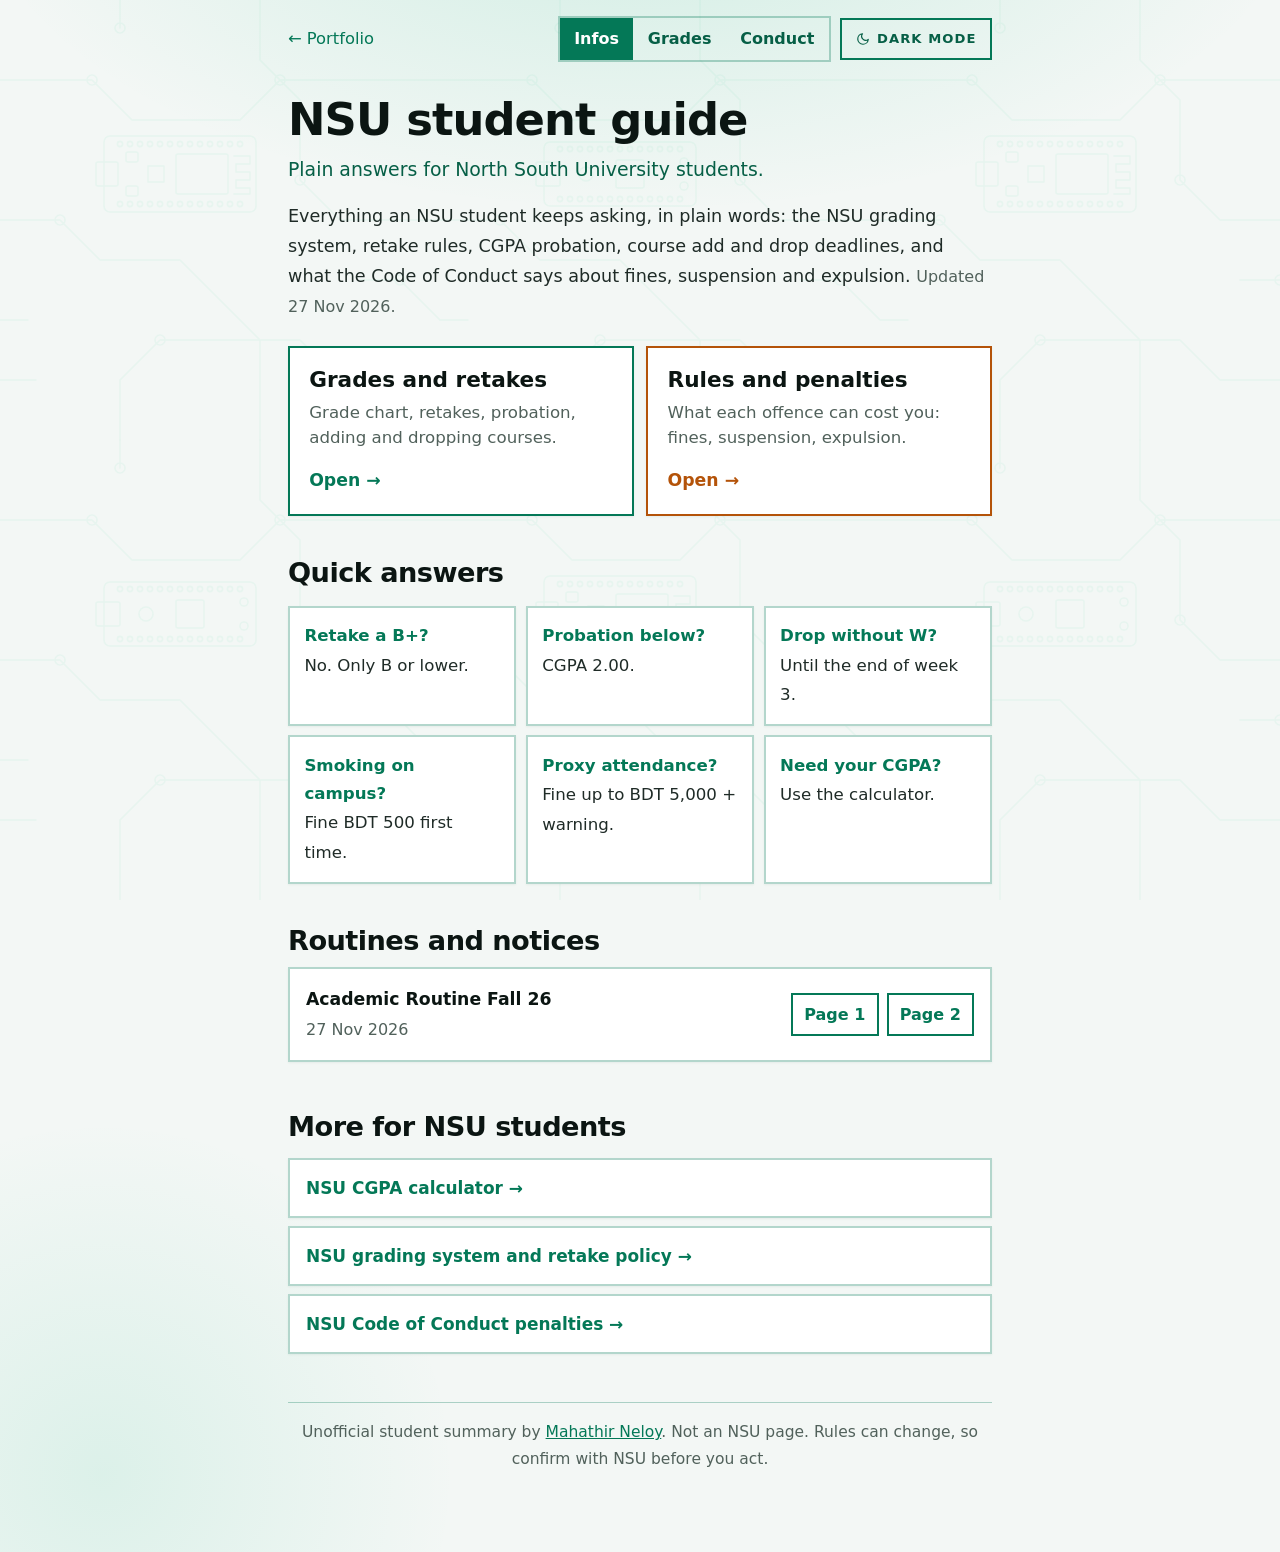
<file: infos.html>
<!DOCTYPE html>
<html lang="en"><head><meta charset="UTF-8"><meta http-equiv="Content-Security-Policy" content="default-src 'self'; script-src 'self' 'unsafe-inline'; style-src 'self' 'unsafe-inline' https://fonts.googleapis.com; font-src https://fonts.gstatic.com; img-src 'self' data: blob:; connect-src 'self'; base-uri 'self'; form-action 'self'; object-src 'none'"><meta name="referrer" content="strict-origin-when-cross-origin"><script>if(top!==self){try{top.location.href=self.location.href}catch(e){document.documentElement.style.display='none'}}</script><meta name="viewport" content="width=device-width, initial-scale=1.0, viewport-fit=cover">
<title>NSU Student Guide: Grading, Retakes, Probation and Code of Conduct</title>
<meta name="description" content="Free guide for North South University (NSU) students: grading system, retake policy, probation, add or drop deadlines and Code of Conduct penalties.">
<meta name="robots" content="index, follow, max-snippet:-1"><meta name="author" content="Mahathir Neloy">
<link rel="canonical" href="https://mahathirjneloy.github.io/infos.html"><meta property="og:site_name" content="Mahathir Neloy"><meta property="og:locale" content="en_US"><meta name="twitter:card" content="summary"><meta name="twitter:title" content="NSU Student Guide: Grading, Retakes, Probation and Code of Conduct"><meta name="twitter:description" content="Free guide for North South University (NSU) students: grading system, retake policy, probation, add or drop deadlines and Code of Conduct penalties."><meta property="og:type" content="article"><meta property="og:url" content="https://mahathirjneloy.github.io/infos.html"><meta property="og:title" content="NSU Student Guide: Grading, Retakes, Probation and Code of Conduct"><meta property="og:description" content="Free guide for North South University (NSU) students: grading system, retake policy, probation, add or drop deadlines and Code of Conduct penalties."><script type="application/ld+json">{"@context": "https://schema.org", "@graph": [{"@type": "WebPage", "name": "NSU Student Guide: Grading, Retakes, Probation and Code of Conduct", "url": "https://mahathirjneloy.github.io/infos.html", "description": "Free guide for North South University (NSU) students: grading system, retake policy, probation, add or drop deadlines and Code of Conduct penalties.", "inLanguage": "en", "datePublished": "2026-11-26", "dateModified": "2026-11-27", "about": {"@type": "CollegeOrUniversity", "name": "North South University", "alternateName": "NSU", "url": "https://www.northsouth.edu/"}, "author": {"@type": "Person", "name": "Mahathir Neloy", "url": "https://mahathirjneloy.github.io/"}}, {"@type": "BreadcrumbList", "itemListElement": [{"@type": "ListItem", "position": 1, "name": "Home", "item": "https://mahathirjneloy.github.io/"}, {"@type": "ListItem", "position": 2, "name": "Infos", "item": "https://mahathirjneloy.github.io/infos.html"}]}]}</script>
<link rel="icon" type="image/svg+xml" href="data:image/svg+xml,<svg xmlns='http://www.w3.org/2000/svg' viewBox='0 0 32 32'><rect width='32' height='32' rx='9' fill='%23000'/><rect x='1' y='1' width='30' height='30' rx='8' fill='none' stroke='%2310b981' stroke-width='2'/><text x='16' y='21' font-family='system-ui,sans-serif' font-weight='700' font-size='12' fill='%23b7f5d6' text-anchor='middle'>MJ</text></svg>">
<link rel="preconnect" href="https://fonts.googleapis.com"><link rel="preconnect" href="https://fonts.gstatic.com" crossorigin>
<link rel="preload" as="style" href="https://fonts.googleapis.com/css2?family=Outfit:wght@300;400;500;600&family=JetBrains+Mono:wght@400;500&display=swap" onload="this.onload=null;this.rel='stylesheet'"><noscript><link rel="stylesheet" href="https://fonts.googleapis.com/css2?family=Outfit:wght@300;400;500;600&family=JetBrains+Mono:wght@400;500&display=swap"></noscript>
<link rel="stylesheet" href="theme.css"><link rel="preload" as="style" href="https://fonts.googleapis.com/css2?family=Montserrat:wght@500;700;800&family=Noto+Serif:ital,wght@1,400&display=swap" onload="this.onload=null;this.rel='stylesheet'"><noscript><link rel="stylesheet" href="https://fonts.googleapis.com/css2?family=Montserrat:wght@500;700;800&family=Noto+Serif:ital,wght@1,400&display=swap"></noscript><link rel="stylesheet" href="infos.css?v=light1"><style id="totop-css">#totop{position:fixed;right:max(1.25rem,env(safe-area-inset-right));bottom:max(1.25rem,env(safe-area-inset-bottom));z-index:50;width:2.9rem;height:2.9rem;display:flex;align-items:center;justify-content:center;padding:0;background:#060d0a;color:#b7f5d6;border:2px solid rgba(52,211,153,.6);cursor:pointer;opacity:0;visibility:hidden;transform:translateY(10px);transition:opacity .25s,transform .25s,visibility .25s}#totop.on{opacity:1;visibility:visible;transform:none}#totop:hover,#totop:focus-visible{background:#34d399;border-color:#34d399;color:#000;outline:none}#totop svg{width:1.2rem;height:1.2rem;display:block}</style><meta name="generator" content="infos-4"><script id="nsu-theme-early">try{document.documentElement.setAttribute('data-theme',localStorage.getItem('nsu-theme')==='dark'?'dark':'light')}catch(e){}</script>
</head><body>
<div class="wrap">
<div class="topline"><a class="back" href="index.html">&larr; Portfolio</a><nav class="pages" aria-label="Infos pages"><a href="infos.html" aria-current="page">Infos</a><a href="nsu-grading.html">Grades</a><a href="nsu-code-of-conduct.html">Conduct</a></nav></div>
<header><h1>NSU student guide</h1><p>Plain answers for North South University students.</p></header>
<main>
<p class="intro">Everything an NSU student keeps asking, in plain words: the NSU grading system, retake rules, CGPA probation, course add and drop deadlines, and what the Code of Conduct says about fines, suspension and expulsion. <span class="upd">Updated <time datetime="2026-11-27">27 Nov 2026</time>.</span></p><div class="doors"><a href="nsu-grading.html"><b>Grades and retakes</b><span>Grade chart, retakes, probation, adding and dropping courses.</span><em>Open &rarr;</em></a><a class="alt" href="nsu-code-of-conduct.html"><b>Rules and penalties</b><span>What each offence can cost you: fines, suspension, expulsion.</span><em>Open &rarr;</em></a></div><section><h2>Quick answers</h2><div class="facts"><a href="nsu-grading.html#retake"><b>Retake a B+?</b><span>No. Only B or lower.</span></a><a href="nsu-grading.html#probation"><b>Probation below?</b><span>CGPA 2.00.</span></a><a href="nsu-grading.html#drop"><b>Drop without W?</b><span>Until the end of week 3.</span></a><a href="nsu-code-of-conduct.html#q=smoking"><b>Smoking on campus?</b><span>Fine BDT 500 first time.</span></a><a href="nsu-code-of-conduct.html#q=proxy"><b>Proxy attendance?</b><span>Fine up to BDT 5,000 + warning.</span></a><a href="nsu.html"><b>Need your CGPA?</b><span>Use the calculator.</span></a></div></section><section id="files"><h2>Routines and notices</h2><div id="list"></div><p id="empty" class="note" hidden>Nothing here yet.</p></section><nav class="related" aria-label="Related pages"><h2>More for NSU students</h2><a href="nsu.html">NSU CGPA calculator &rarr;</a><a href="nsu-grading.html">NSU grading system and retake policy &rarr;</a><a href="nsu-code-of-conduct.html">NSU Code of Conduct penalties &rarr;</a></nav>
</main>
<footer>Unofficial student summary by <a href="index.html">Mahathir Neloy</a>. Not an NSU page. Rules can change, so confirm with NSU before you act.</footer>
</div>
<script src="updates-data.js"></script><script src="infos.js?v=light1"></script>
<button id="totop" type="button" aria-label="Back to top"><svg viewBox="0 0 24 24" fill="none" stroke="currentColor" stroke-width="2.4" stroke-linecap="round" stroke-linejoin="round" aria-hidden="true"><path d="M12 19V5M5 12l7-7 7 7"/></svg></button><script>(function(){var b=document.getElementById("totop");if(!b)return;var p=false;function u(){p=false;b.classList.toggle("on",(window.scrollY||document.documentElement.scrollTop)>500)}addEventListener("scroll",function(){if(!p){p=true;requestAnimationFrame(u)}},{passive:true});u();b.addEventListener("click",function(){var r=matchMedia("(prefers-reduced-motion:reduce)").matches;window.scrollTo({top:0,behavior:r?"auto":"smooth"});b.blur()})})();</script>
</body></html>
</file>
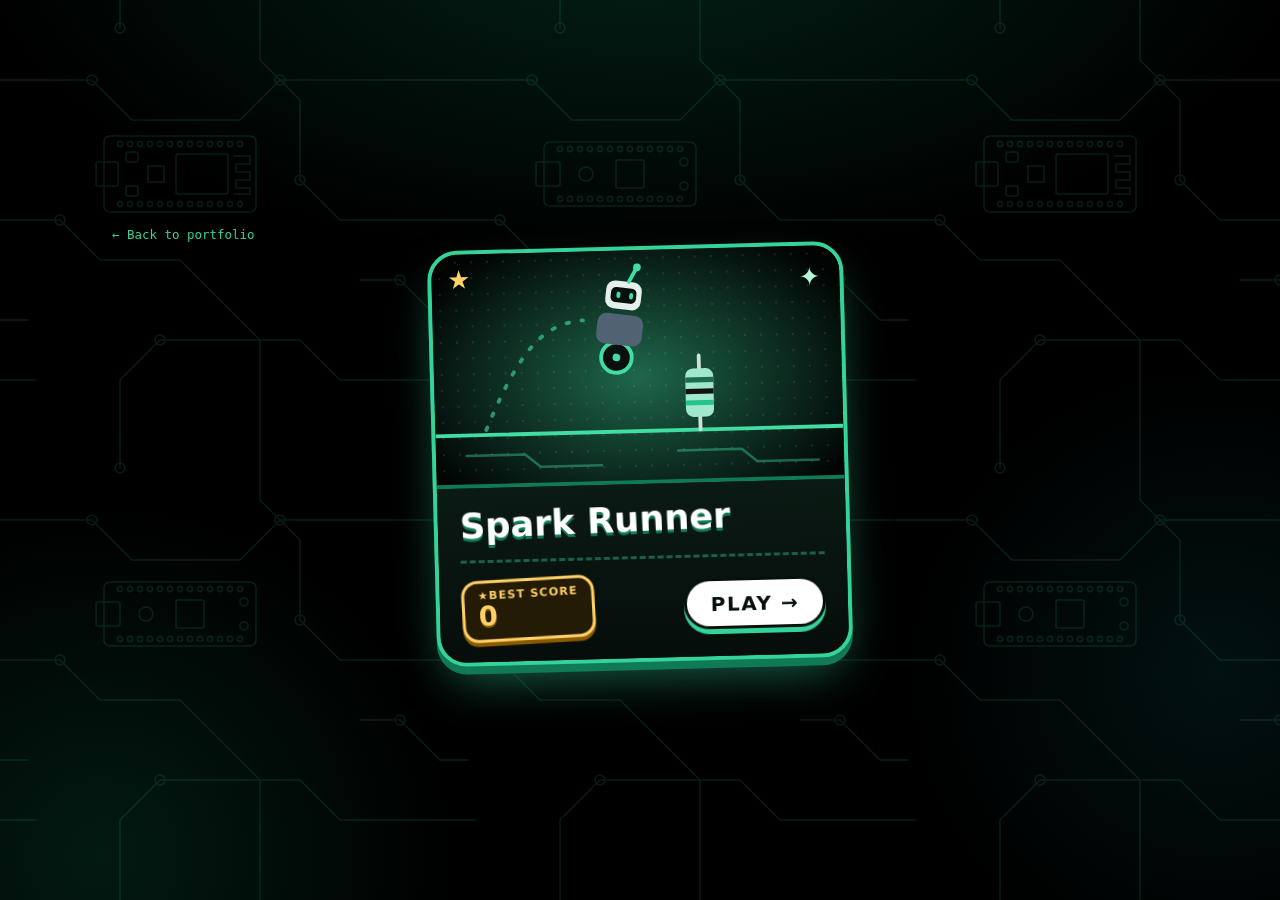
<file: moja.html>
<!DOCTYPE html>
<html lang="en"><head><!-- speed-patched --><meta charset="UTF-8"><meta http-equiv="Content-Security-Policy" content="default-src 'self'; script-src 'self' 'unsafe-inline' https://www.gstatic.com https://*.firebasedatabase.app; style-src 'self' 'unsafe-inline' https://fonts.googleapis.com; font-src https://fonts.gstatic.com; img-src 'self' data: blob:; connect-src 'self' https://formspree.io https://abacus.jasoncameron.dev https://api.github.com https://*.firebasedatabase.app wss://*.firebasedatabase.app; frame-src https://*.firebasedatabase.app; base-uri 'self'; form-action 'self' https://formspree.io; object-src 'none'"><meta name="referrer" content="strict-origin-when-cross-origin"><script>if(top!==self){try{top.location.href=self.location.href}catch(e){document.documentElement.style.display='none'}}</script><meta name="viewport" content="width=device-width, initial-scale=1.0"><meta name="robots" content="noindex, nofollow">
<meta name="generator" content="moja-ui-2">
<title>MOJA - Games</title>
<link rel="icon" type="image/svg+xml" href="data:image/svg+xml,<svg xmlns='http://www.w3.org/2000/svg' viewBox='0 0 32 32'><rect width='32' height='32' rx='9' fill='%23000'/><rect x='1' y='1' width='30' height='30' rx='8' fill='none' stroke='%2310b981' stroke-width='2'/><text x='16' y='21' font-family='system-ui,sans-serif' font-weight='700' font-size='12' fill='%23b7f5d6' text-anchor='middle'>MJ</text></svg>">
<link rel="preconnect" href="https://fonts.googleapis.com"><link rel="preconnect" href="https://fonts.gstatic.com" crossorigin>
<link rel="preload" as="style" href="https://fonts.googleapis.com/css2?family=Outfit:wght@300;400;500;600&family=JetBrains+Mono:wght@400;500&display=swap" onload="this.onload=null;this.rel='stylesheet'"><noscript><link rel="stylesheet" href="https://fonts.googleapis.com/css2?family=Outfit:wght@300;400;500;600&family=JetBrains+Mono:wght@400;500&display=swap"></noscript>
<style>
:root{--b1:#b7f5d6;--b3:#34d399;--line:rgba(255,255,255,.1);--mut:#8d95a8;--txt:#c5cad6;--mono:'JetBrains Mono',monospace}
*{box-sizing:border-box;margin:0}
body{background:#000000;color:var(--txt);font-family:'Outfit',system-ui,sans-serif;min-height:100vh;line-height:1.5;display:flex;flex-direction:column;padding:1.25rem;background-image:radial-gradient(60rem 30rem at 50% -8%,rgba(5,66,44,.5),transparent 70%),radial-gradient(34rem 34rem at 8% 95%,rgba(16,185,129,.14),transparent 65%),radial-gradient(30rem 30rem at 95% 75%,rgba(13,148,136,.12),transparent 65%)}
body::before{content:'';position:fixed;inset:0;z-index:-1;pointer-events:none;opacity:.1;background:url("data:image/svg+xml,<svg xmlns='http://www.w3.org/2000/svg' width='220' height='220' fill='none' stroke='%2334d399'><path d='M0 40H46L66 60H120L140 40H220M0 110H30L50 130H90L130 170V220M130 0V30L150 50V90L170 110H220M60 220V190L80 170H150L170 190H220'/><circle cx='46' cy='40' r='2.5'/><circle cx='140' cy='40' r='2.5'/><circle cx='30' cy='110' r='2.5'/><circle cx='150' cy='90' r='2.5'/><circle cx='80' cy='170' r='2.5'/></svg>");-webkit-mask-image:radial-gradient(ellipse 80% 75% at 50% 45%,#000000 20%,transparent 100%);mask-image:radial-gradient(ellipse 80% 75% at 50% 45%,#000000 20%,transparent 100%)}
.wrap{width:100%;max-width:66rem;margin:auto;padding:1rem 0}
.back{display:inline-block;font:.78rem var(--mono);color:var(--b3);text-decoration:none}.back:hover{color:var(--b1)}
header{text-align:center;margin:1.5rem 0 2.25rem}
.label{font:.72rem var(--mono);text-transform:uppercase;letter-spacing:.14em;color:var(--b3)}
h1{font-size:clamp(2.2rem,7vw,3.6rem);font-weight:500;color:#ffffff;letter-spacing:-.03em;line-height:1.15;margin:.4rem 0}
header p:last-child{font-weight:300}
.grid{display:grid;gap:1.25rem;grid-template-columns:minmax(0,26rem);justify-content:center}
.game{--c:#34d399;--g:rgba(52,211,153,.5);display:flex;flex-direction:column;text-decoration:none;color:var(--txt);border-radius:1.75rem;overflow:hidden;border:1px solid var(--line);background:linear-gradient(160deg,rgba(255,255,255,.06),rgba(255,255,255,.012)),#030806;box-shadow:inset 0 1px 0 rgba(255,255,255,.08);transition:transform .25s,border-color .25s,box-shadow .25s}
.game:hover,.game:focus-visible{transform:translateY(-6px);border-color:var(--c);box-shadow:0 18px 50px -22px var(--g);outline:none}
.cyan{--c:#50e0ab;--g:rgba(80,224,171,.5)}
.amber{--c:#41dea4;--g:rgba(65,222,164,.45)}
.art{display:block;width:100%;height:auto;border-bottom:1px solid var(--line);background:radial-gradient(circle,rgba(255,255,255,.09) 1px,transparent 1.2px) 0 0/16px 16px,radial-gradient(60% 70% at 50% 55%,var(--g),transparent 100%),#010403}
.body{display:flex;flex-direction:column;flex:1;padding:1.25rem 1.35rem 1.35rem}
h2{font-size:1.35rem;font-weight:500;color:#ffffff;line-height:1.25;margin-bottom:.4rem}
.body p{font-size:.92rem;font-weight:300;margin-bottom:1.25rem}
.foot{display:flex;align-items:center;justify-content:space-between;gap:.75rem;margin-top:auto;padding-top:1rem;border-top:1px solid var(--line)}
.best span{display:block;font:.6rem var(--mono);text-transform:uppercase;letter-spacing:.12em;color:var(--mut)}
.best b{font:500 1.05rem var(--mono);color:var(--c)}
.play{padding:.55rem 1.2rem;border-radius:999px;background:#ffffff;color:#111111;font-weight:600;font-size:.9rem;white-space:nowrap;transition:.2s}
.game:hover .play,.game:focus-visible .play{background:var(--c)}
@media(max-width:820px){.grid{grid-template-columns:1fr;max-width:26rem;margin:0 auto}}
@media(prefers-reduced-motion:reduce){.game,.game:hover{transition:none;transform:none}}
</style><!-- green-theme --><link rel="stylesheet" href="theme.css"><link rel="preload" as="style" href="https://fonts.googleapis.com/css2?family=Montserrat:wght@500;700;800&family=Noto+Serif:ital,wght@1,400&display=swap" onload="this.onload=null;this.rel='stylesheet'"><noscript><link rel="stylesheet" href="https://fonts.googleapis.com/css2?family=Montserrat:wght@500;700;800&family=Noto+Serif:ital,wght@1,400&display=swap"></noscript><link rel="preload" as="style" href="https://fonts.googleapis.com/css2?family=Fredoka:wght@500;600;700&display=swap" onload="this.onload=null;this.rel='stylesheet'"><noscript><link rel="stylesheet" href="https://fonts.googleapis.com/css2?family=Fredoka:wght@500;600;700&display=swap"></noscript><style id="moja-fun">.wrap{padding-top:0}.game{position:relative;border:4px solid #34d399!important;border-radius:30px!important;clip-path:none!important;rotate:-1.5deg;box-shadow:0 8px 0 #0f7a55,0 22px 50px -14px rgba(52,211,153,.55)!important;transition:transform .2s cubic-bezier(.2,1.6,.4,1),box-shadow .2s!important}.game:hover,.game:focus-visible{transform:translateY(-8px) scale(1.03)!important;border-color:#b7f5d6!important;box-shadow:0 14px 0 #0f7a55,0 30px 60px -14px rgba(52,211,153,.7)!important}.game:focus-visible{outline:4px solid #ffd166;outline-offset:5px}.game:active{transform:translateY(4px)!important;box-shadow:0 3px 0 #0f7a55!important}.game::before,.game::after{position:absolute;z-index:2;pointer-events:none;font-size:1.6rem;line-height:1;animation:mojatw 2s ease-in-out infinite}.game::before{content:"\2605";top:.8rem;left:1rem;color:#ffd166}.game::after{content:"\2726";top:1.2rem;right:1.2rem;color:#b7f5d6;animation-delay:1s}.art{border-bottom:4px solid #0f7a55}.art g{animation:mojahop 1.5s ease-in-out infinite}.body{background:linear-gradient(180deg,#0b1a14,#060d0a);padding-top:1.1rem}.body h1{font:700 2.2rem/1.05 'Fredoka','Outfit',system-ui,sans-serif;letter-spacing:0;color:#fff;margin:0 0 1.1rem;text-shadow:0 3px 0 #0f7a55;rotate:-1deg}.foot{border-top:3px dashed rgba(52,211,153,.4)}.best{background:#231b06;border:3px solid #ffd166;border-radius:16px;padding:.35rem .85rem .45rem;box-shadow:0 4px 0 #8a5a00;rotate:-2deg}.best span{font:600 .7rem 'Fredoka','Outfit',system-ui,sans-serif;letter-spacing:.1em;color:#ffd166}.best span::before{content:"\2605 "}.best b{font:700 1.7rem/1 'Fredoka','Outfit',system-ui,sans-serif;color:#ffd166;text-shadow:0 2px 0 #8a5a00}.game .play{background:#fff!important;color:#06100d!important;border:3px solid #06100d!important;border-radius:999px!important;padding:.65rem 1.5rem;font:700 1.25rem 'Fredoka','Outfit',system-ui,sans-serif!important;letter-spacing:.08em;box-shadow:0 5px 0 #34d399;animation:mojapulse 1.6s ease-in-out infinite;transition:transform .15s,background .15s}.game:hover .play,.game:focus-visible .play{background:#ffd166!important;box-shadow:0 5px 0 #8a5a00;transform:scale(1.1) rotate(-3deg);animation:none}@keyframes mojatw{50%{transform:scale(1.4) rotate(20deg);opacity:.5}}@keyframes mojahop{50%{translate:0 -10px}}@keyframes mojapulse{50%{transform:scale(1.06)}}@media(prefers-reduced-motion:reduce){.game::before,.game::after,.art g,.game .play{animation:none!important}.game{transition:none!important}}</style></head><body>
<div class="wrap">
<a class="back" href="index.html">&larr; Back to portfolio</a>

<main class="grid">

<a class="game amber" href="runner.html">
<svg class="art" viewBox="0 0 320 180" fill="none" stroke-linecap="round" stroke-linejoin="round" aria-hidden="true">
<path d="M0 142H320" stroke="#41dea4" stroke-width="3"/><path d="M24 158H70L82 168H130M190 158H240L252 168H300" stroke="#41dea4" stroke-opacity=".4" stroke-width="2"/>
<path d="M208 142V84" stroke="#cbe1d9" stroke-width="3"/><rect x="197" y="94" width="22" height="38" rx="6" fill="#9fe8cd"/>
<path d="M197 103H219" stroke="#1b6b4e" stroke-width="4" stroke-linecap="butt"/><path d="M197 112H219" stroke="#111111" stroke-width="4" stroke-linecap="butt"/><path d="M197 121H219" stroke="#26c48a" stroke-width="4" stroke-linecap="butt"/>
<path d="M40 138C70 70 90 56 118 54" stroke="#41dea4" stroke-opacity=".6" stroke-width="3" stroke-dasharray="2 10"/>
<g transform="translate(146 66) rotate(8)"><circle cy="18" r="12" fill="#0b0f0e" stroke="#41dea4" stroke-width="3"/><circle cy="18" r="3" fill="#41dea4"/>
<rect x="-18" y="-16" width="36" height="24" rx="7" fill="#516273"/><rect x="-14" y="-42" width="28" height="22" rx="7" fill="#e3f0eb"/><rect x="-10" y="-37" width="20" height="12" rx="4" fill="#06100d"/>
<path d="M-4 -32V-30M6 -32V-30M3 -42L7 -52" stroke="#41dea4" stroke-width="3"/><circle cx="8" cy="-54" r="3" fill="#41dea4"/></g>
</svg>
<div class="body"><h1>Spark Runner</h1>
<div class="foot"><div class="best"><span>Best score</span><b id="b3">0</b></div><span class="play">Play &rarr;</span></div></div></a>

</main></div>
<script>
const g=k=>{try{return+localStorage.getItem(k)||0}catch(e){return 0}};
const set=(id,v)=>{document.getElementById(id).textContent=v};
function scores(){set('b3',g('moja-runner'));
}
scores();
addEventListener('pageshow',scores);
</script></body></html>
</file>
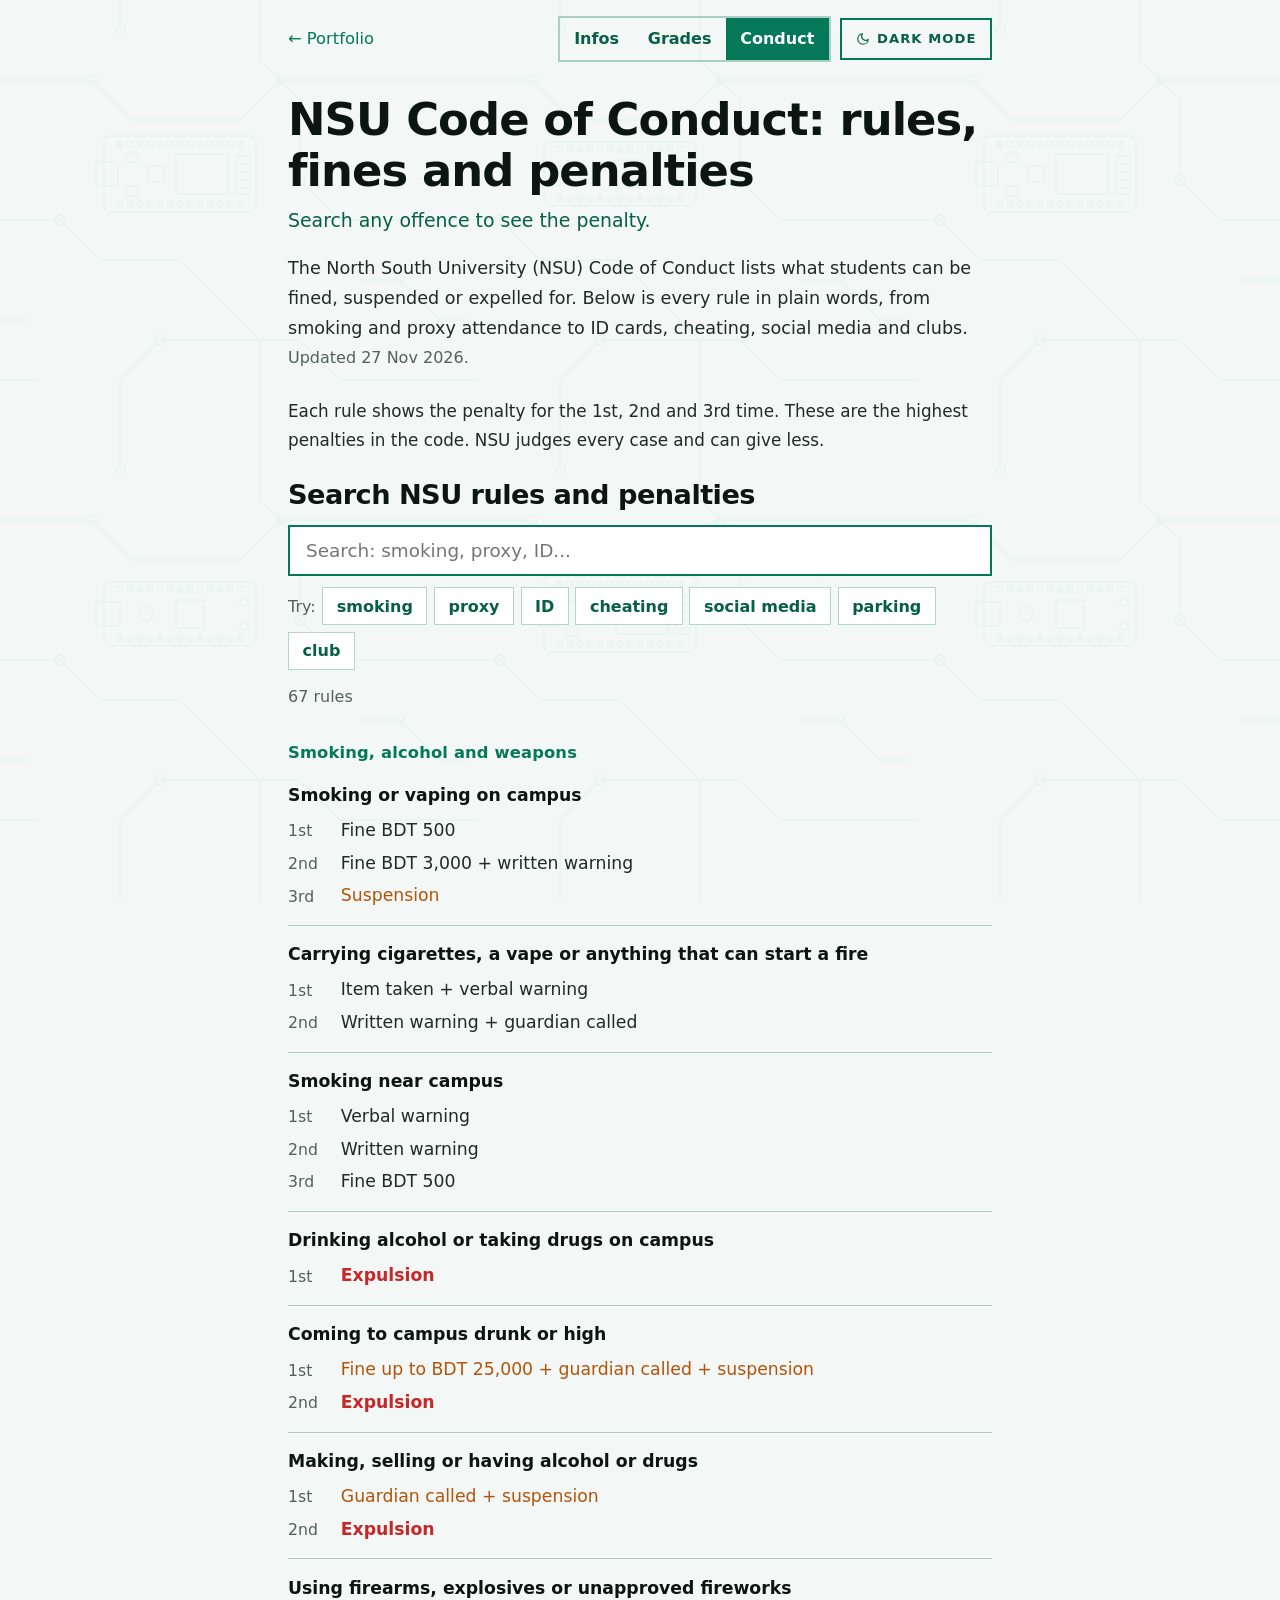
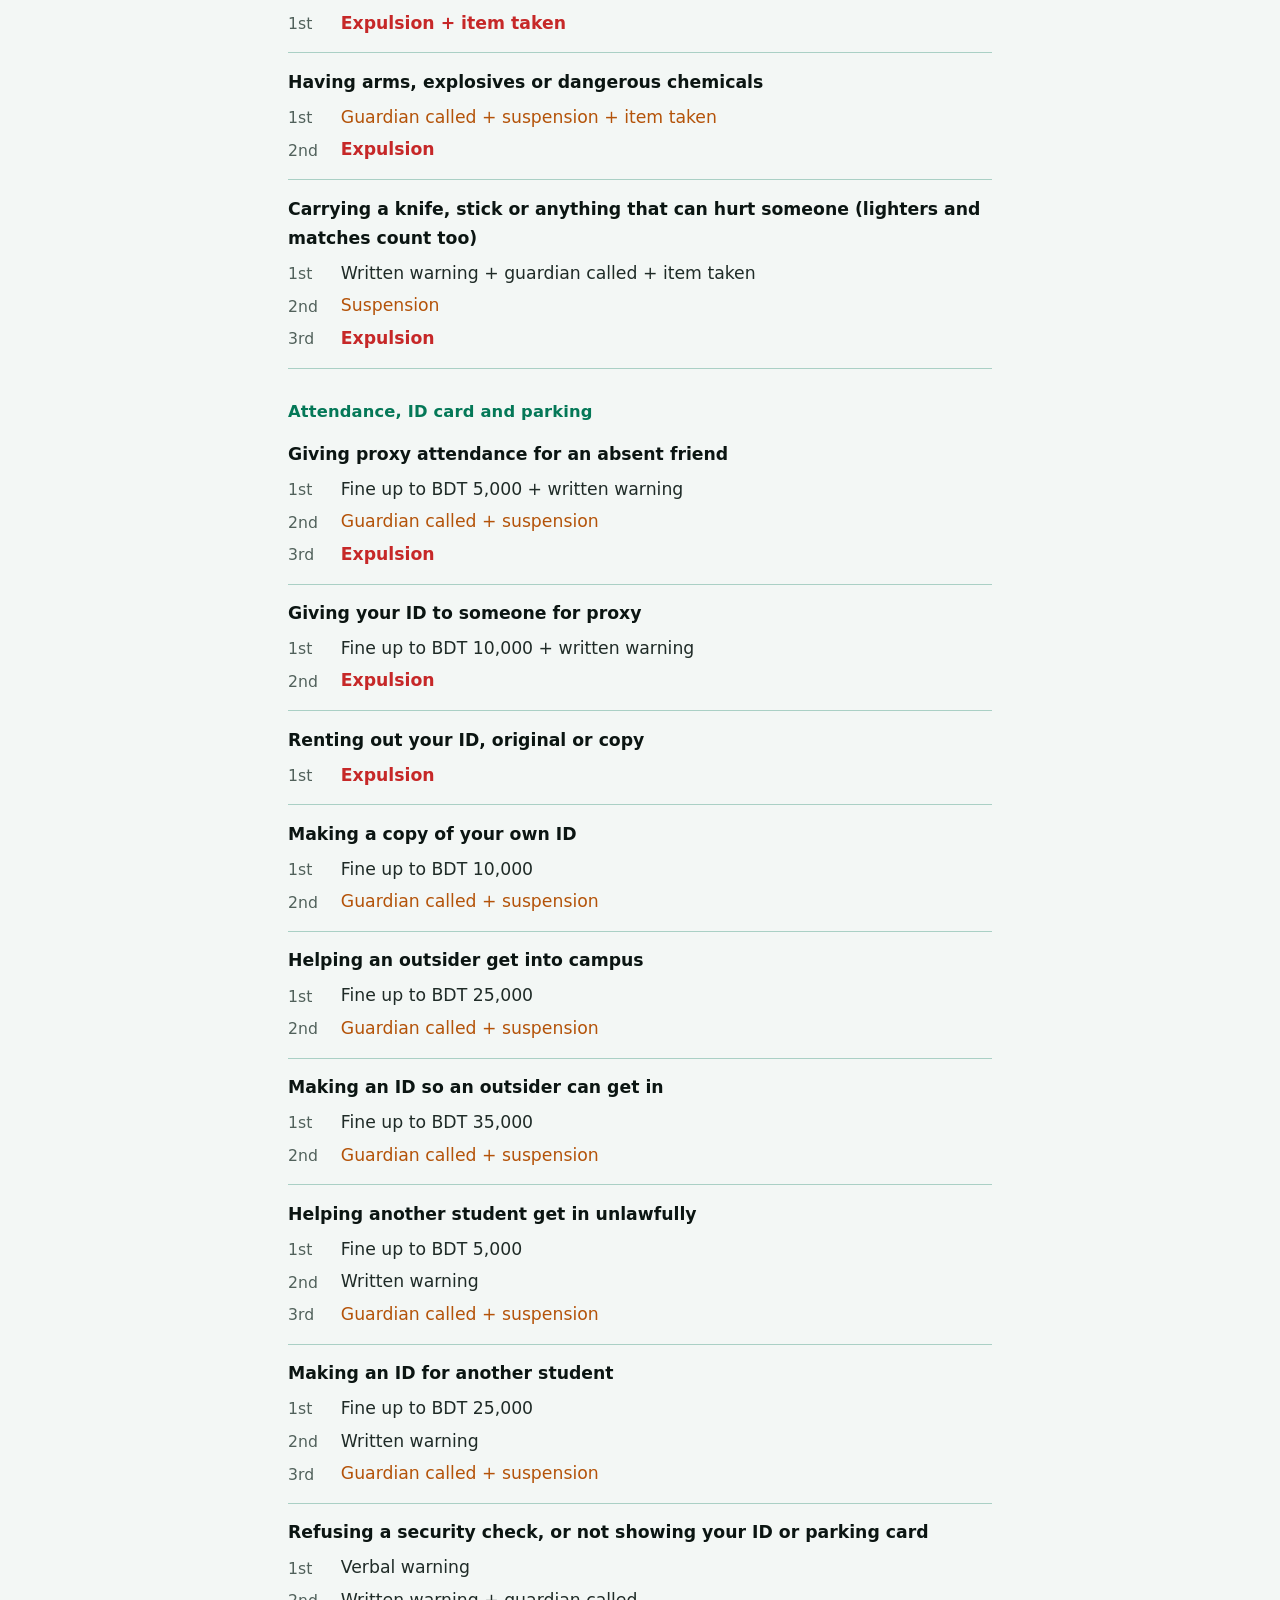
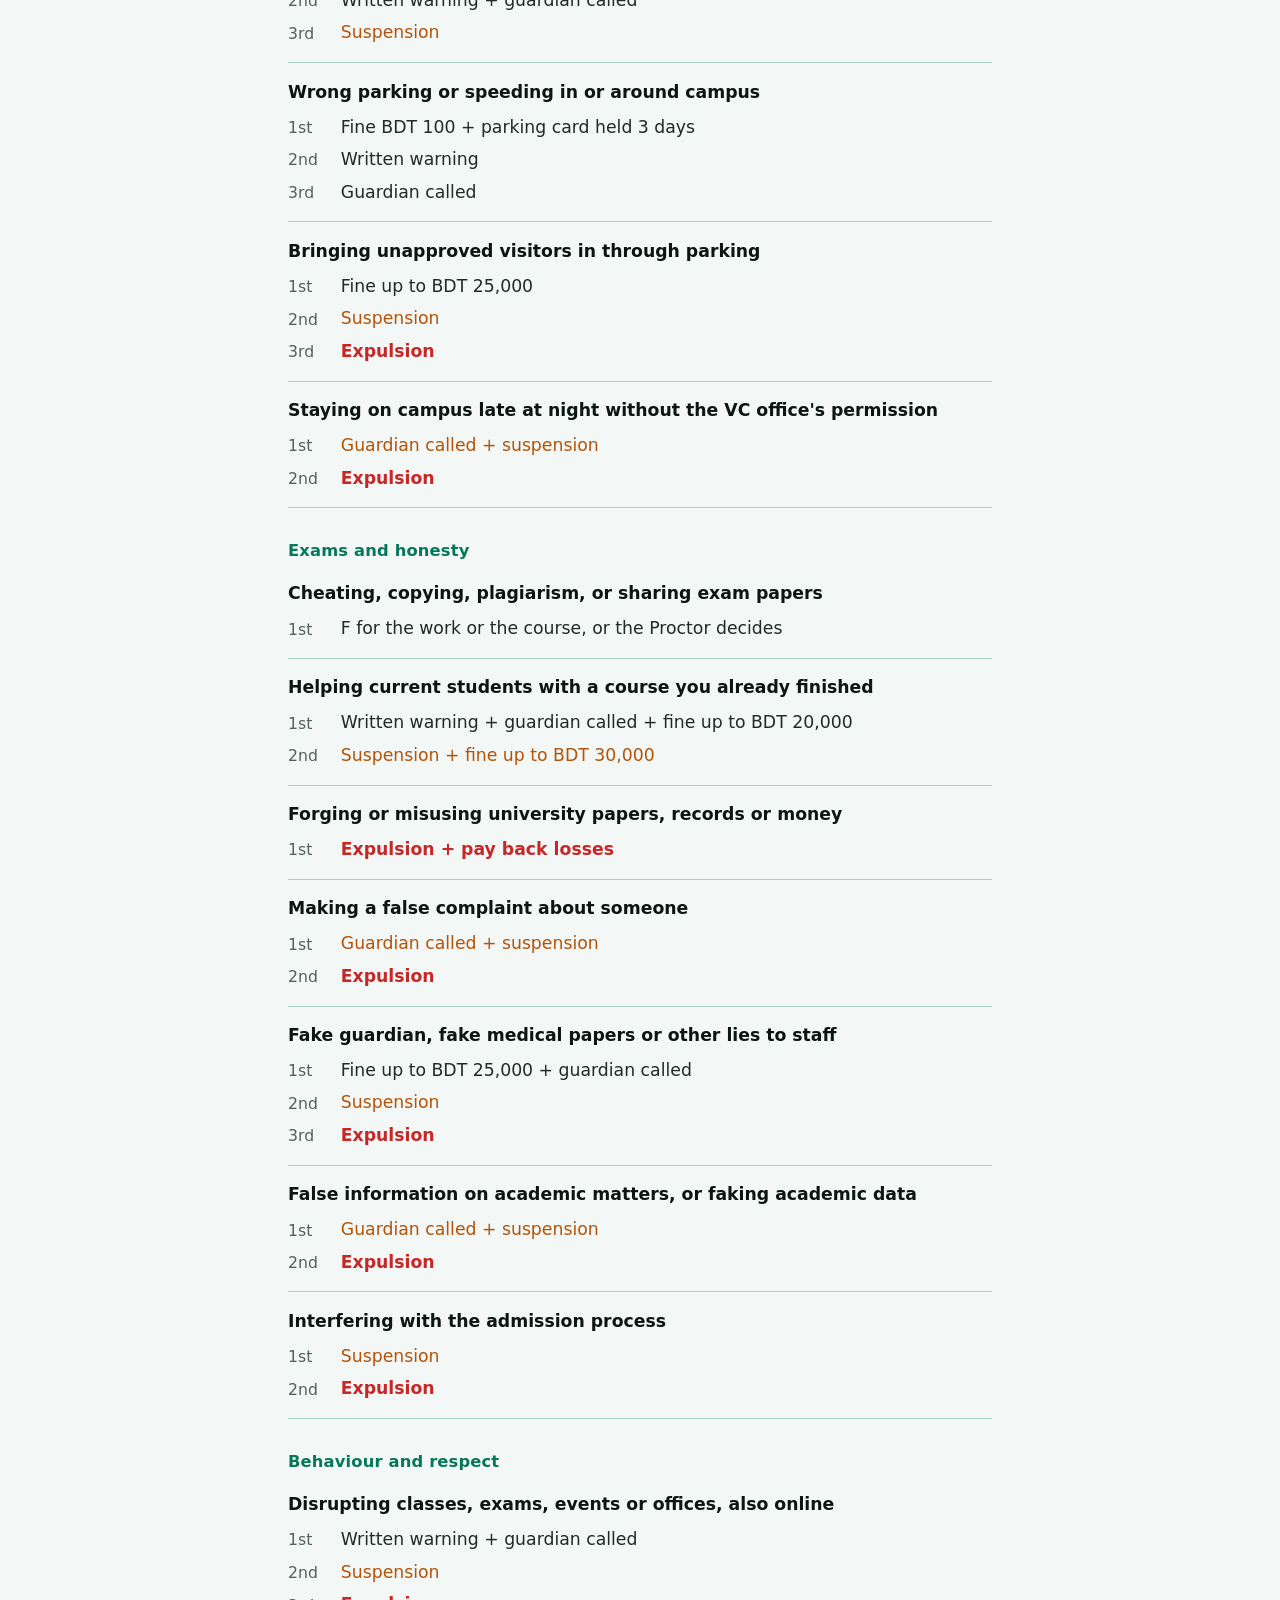
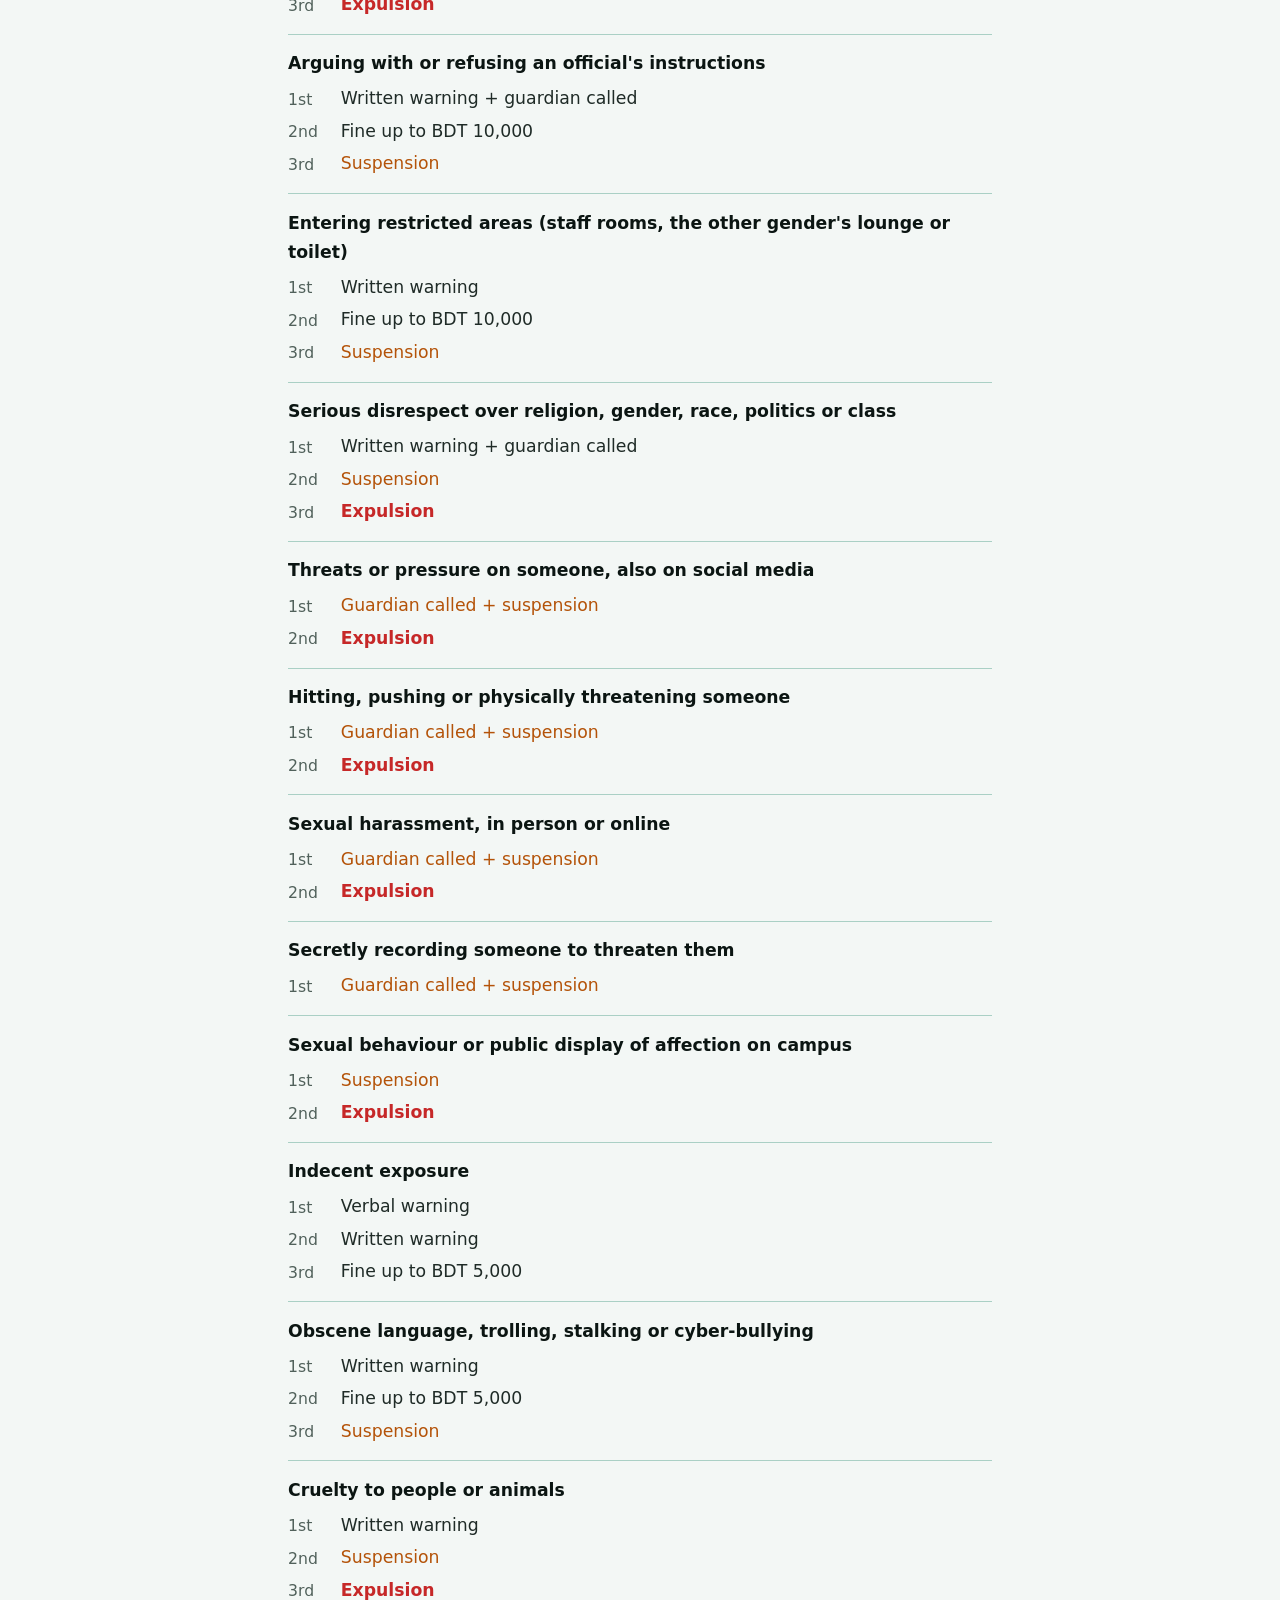
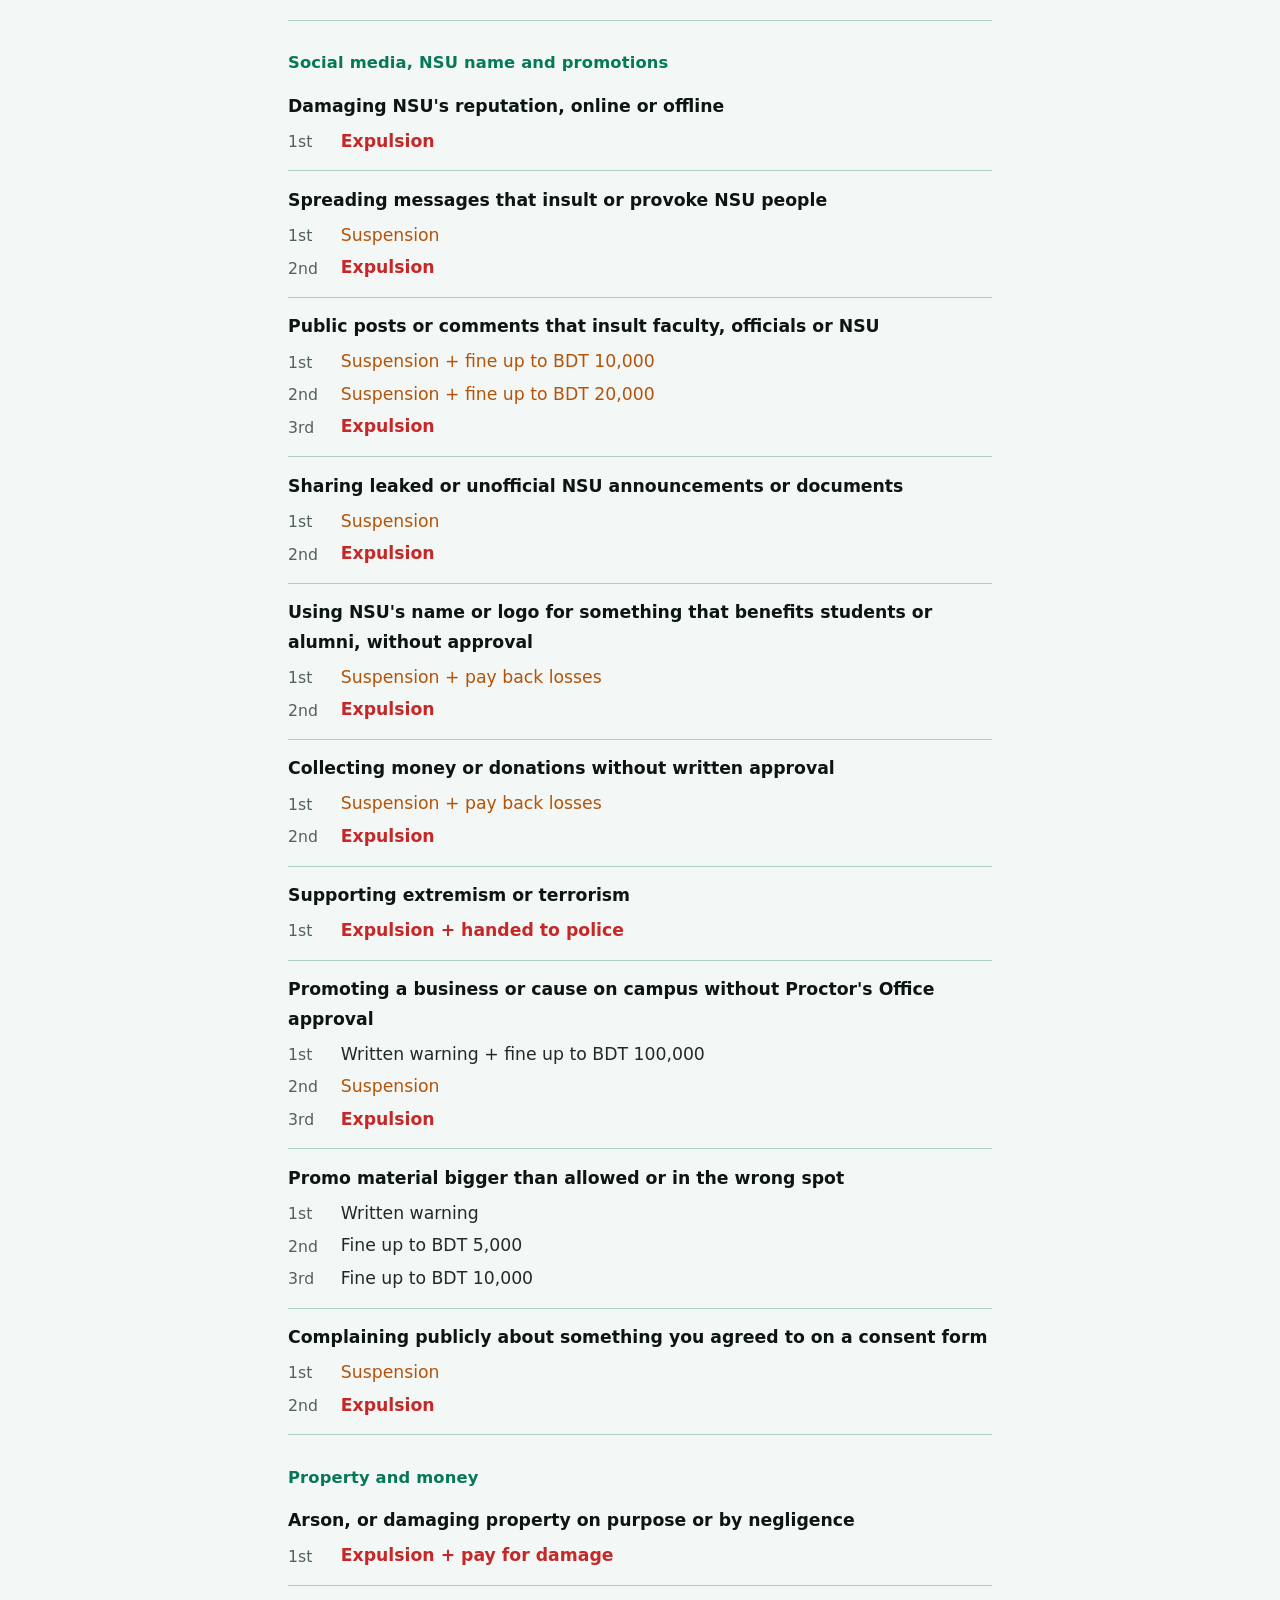
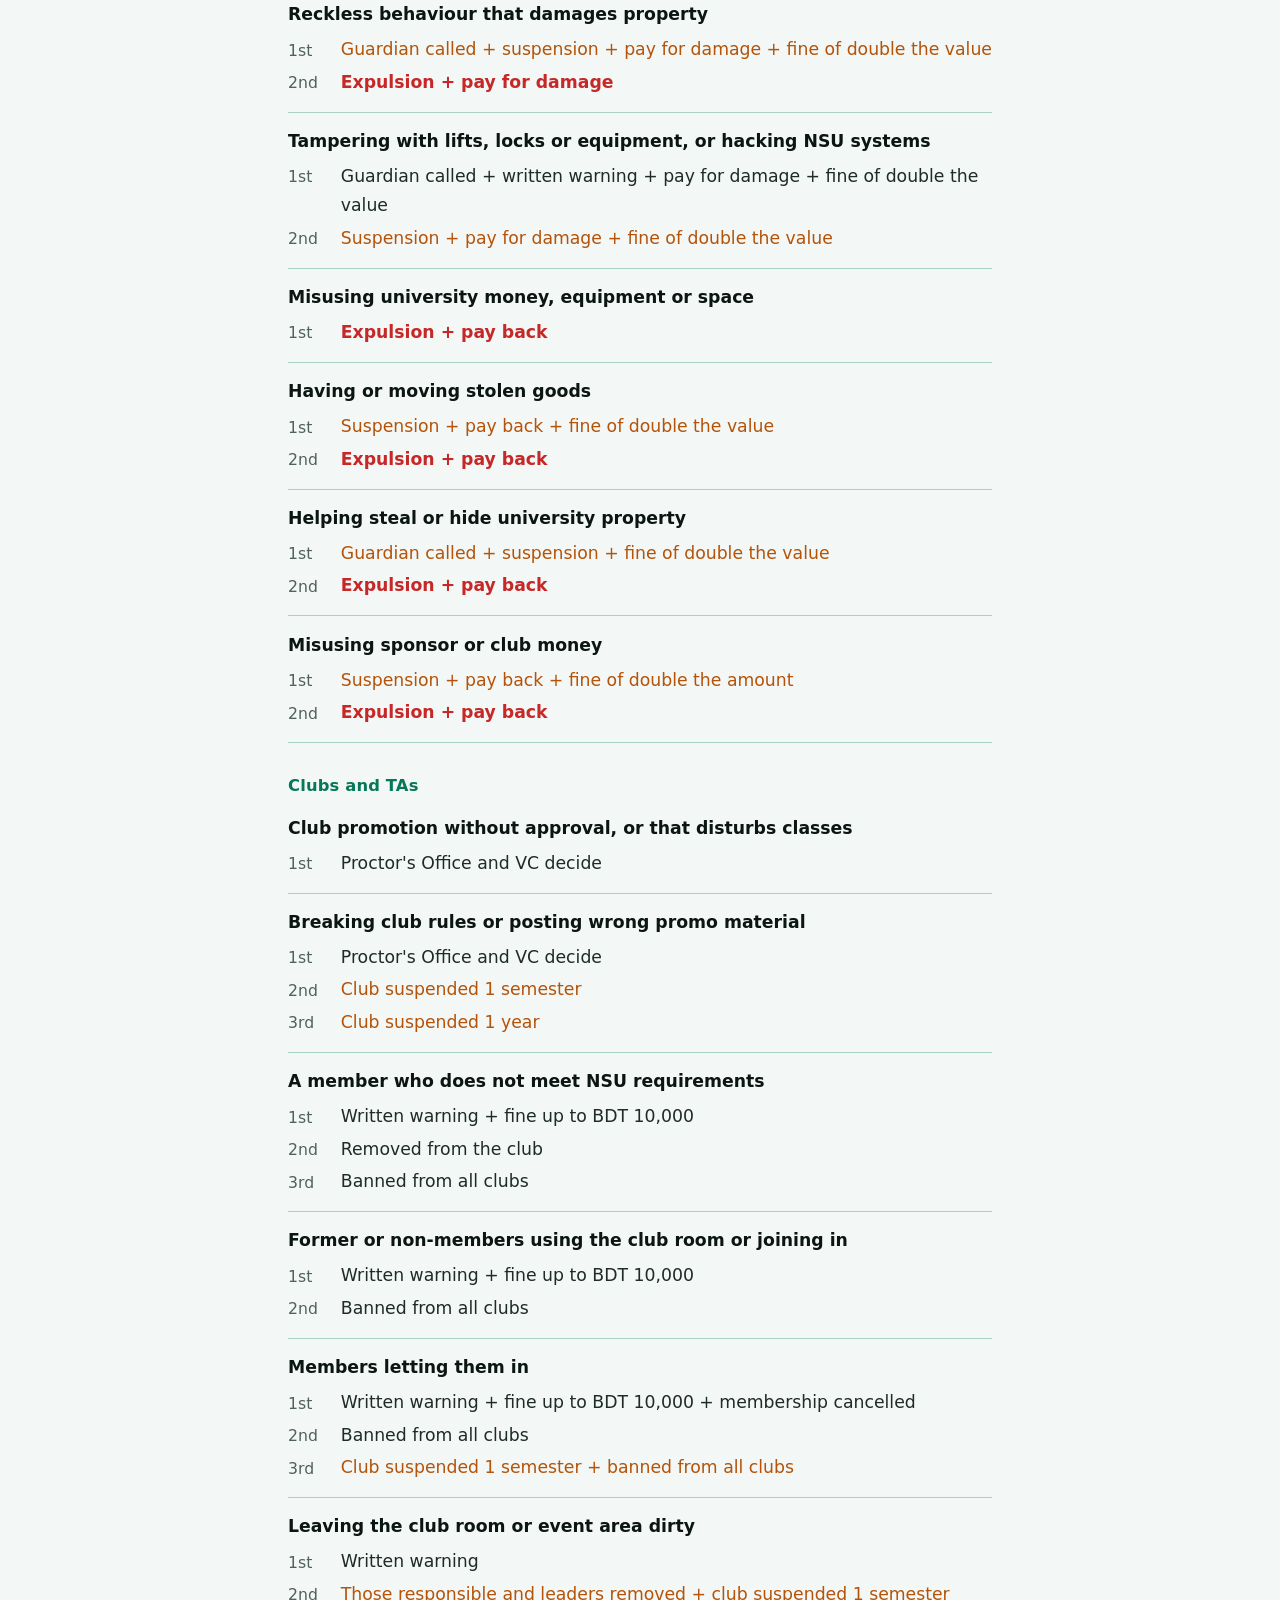
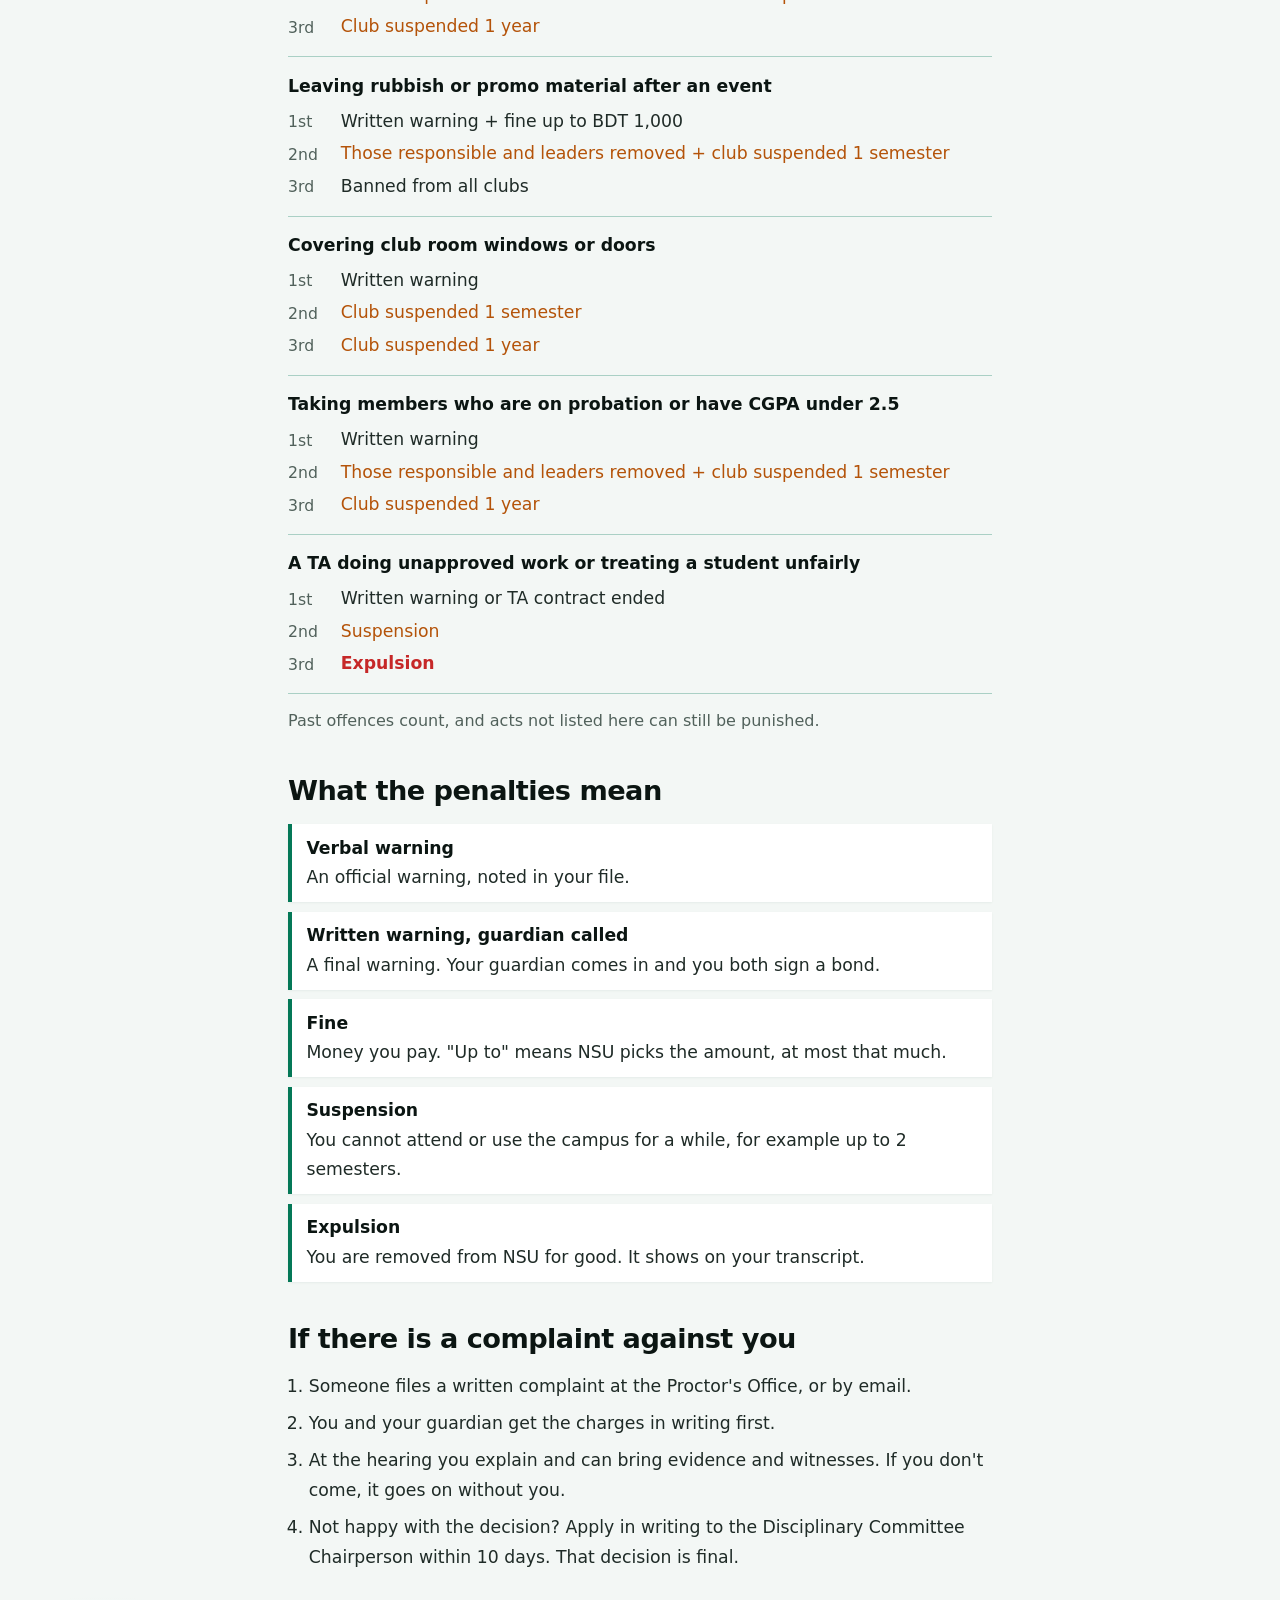
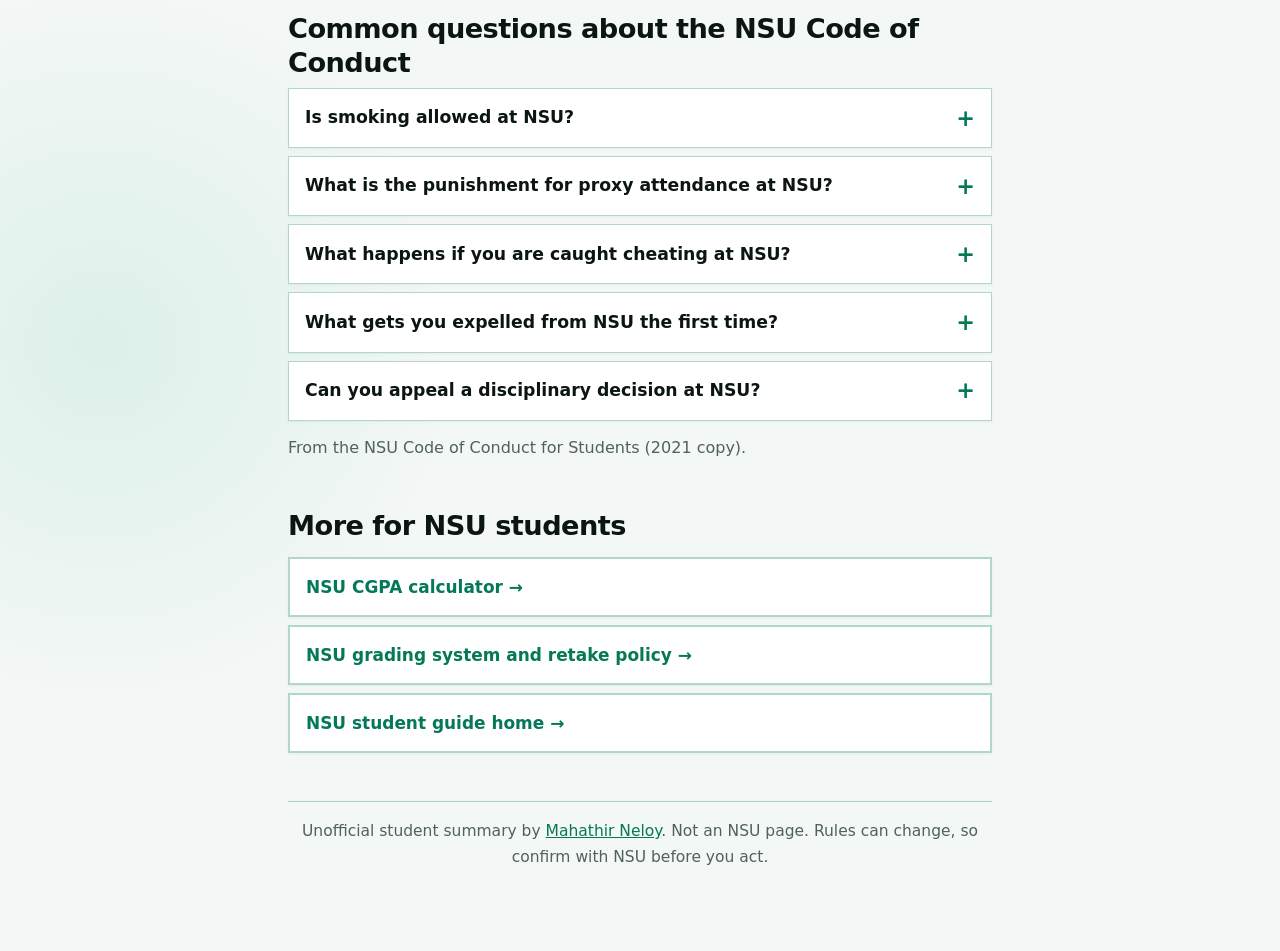
<file: nsu-code-of-conduct.html>
<!DOCTYPE html>
<html lang="en"><head><meta charset="UTF-8"><meta http-equiv="Content-Security-Policy" content="default-src 'self'; script-src 'self' 'unsafe-inline'; style-src 'self' 'unsafe-inline' https://fonts.googleapis.com; font-src https://fonts.gstatic.com; img-src 'self' data: blob:; connect-src 'self'; base-uri 'self'; form-action 'self'; object-src 'none'"><meta name="referrer" content="strict-origin-when-cross-origin"><script>if(top!==self){try{top.location.href=self.location.href}catch(e){document.documentElement.style.display='none'}}</script><meta name="viewport" content="width=device-width, initial-scale=1.0, viewport-fit=cover">
<title>NSU Code of Conduct: Rules, Fines and Penalties Explained</title>
<meta name="description" content="Every NSU Code of Conduct rule in plain words, with the fine or penalty for the 1st, 2nd and 3rd time: smoking, proxy, ID card, cheating and more.">
<meta name="robots" content="index, follow, max-snippet:-1"><meta name="author" content="Mahathir Neloy">
<link rel="canonical" href="https://mahathirjneloy.github.io/nsu-code-of-conduct.html"><meta property="og:site_name" content="Mahathir Neloy"><meta property="og:locale" content="en_US"><meta name="twitter:card" content="summary"><meta name="twitter:title" content="NSU Code of Conduct: Rules, Fines and Penalties Explained"><meta name="twitter:description" content="Every NSU Code of Conduct rule in plain words, with the fine or penalty for the 1st, 2nd and 3rd time: smoking, proxy, ID card, cheating and more."><meta property="og:type" content="article"><meta property="og:url" content="https://mahathirjneloy.github.io/nsu-code-of-conduct.html"><meta property="og:title" content="NSU Code of Conduct: Rules, Fines and Penalties Explained"><meta property="og:description" content="Every NSU Code of Conduct rule in plain words, with the fine or penalty for the 1st, 2nd and 3rd time: smoking, proxy, ID card, cheating and more."><script type="application/ld+json">{"@context": "https://schema.org", "@graph": [{"@type": "WebPage", "name": "NSU Code of Conduct: Rules, Fines and Penalties Explained", "url": "https://mahathirjneloy.github.io/nsu-code-of-conduct.html", "description": "Every NSU Code of Conduct rule in plain words, with the fine or penalty for the 1st, 2nd and 3rd time: smoking, proxy, ID card, cheating and more.", "inLanguage": "en", "datePublished": "2026-11-26", "dateModified": "2026-11-27", "about": {"@type": "CollegeOrUniversity", "name": "North South University", "alternateName": "NSU", "url": "https://www.northsouth.edu/"}, "author": {"@type": "Person", "name": "Mahathir Neloy", "url": "https://mahathirjneloy.github.io/"}}, {"@type": "BreadcrumbList", "itemListElement": [{"@type": "ListItem", "position": 1, "name": "Home", "item": "https://mahathirjneloy.github.io/"}, {"@type": "ListItem", "position": 2, "name": "Infos", "item": "https://mahathirjneloy.github.io/infos.html"}, {"@type": "ListItem", "position": 3, "name": "Conduct", "item": "https://mahathirjneloy.github.io/nsu-code-of-conduct.html"}]}, {"@type": "FAQPage", "mainEntity": [{"@type": "Question", "name": "Is smoking allowed at NSU?", "acceptedAnswer": {"@type": "Answer", "text": "No. Smoking or vaping on campus is a fine of BDT 500 the first time, BDT 3,000 and a written warning the second time, and suspension the third time."}}, {"@type": "Question", "name": "What is the punishment for proxy attendance at NSU?", "acceptedAnswer": {"@type": "Answer", "text": "Giving proxy can bring a fine up to BDT 5,000 and a written warning the first time, then guardian called and suspension, then expulsion. Giving your ID for proxy can bring a fine up to BDT 10,000 and a written warning, then expulsion."}}, {"@type": "Question", "name": "What happens if you are caught cheating at NSU?", "acceptedAnswer": {"@type": "Answer", "text": "The faculty member can give an F for that work or the whole course, or send the case to the Proctor, who decides the penalty."}}, {"@type": "Question", "name": "What gets you expelled from NSU the first time?", "acceptedAnswer": {"@type": "Answer", "text": "For example drinking or taking drugs on campus, renting out your student ID, using firearms or explosives, forging university papers, arson, and trying to damage NSU's reputation."}}, {"@type": "Question", "name": "Can you appeal a disciplinary decision at NSU?", "acceptedAnswer": {"@type": "Answer", "text": "Yes. Apply in writing to the Disciplinary Committee Chairperson within 10 days of the decision notice. The review decision is final."}}]}]}</script>
<link rel="icon" type="image/svg+xml" href="data:image/svg+xml,<svg xmlns='http://www.w3.org/2000/svg' viewBox='0 0 32 32'><rect width='32' height='32' rx='9' fill='%23000'/><rect x='1' y='1' width='30' height='30' rx='8' fill='none' stroke='%2310b981' stroke-width='2'/><text x='16' y='21' font-family='system-ui,sans-serif' font-weight='700' font-size='12' fill='%23b7f5d6' text-anchor='middle'>MJ</text></svg>">
<link rel="preconnect" href="https://fonts.googleapis.com"><link rel="preconnect" href="https://fonts.gstatic.com" crossorigin>
<link rel="preload" as="style" href="https://fonts.googleapis.com/css2?family=Outfit:wght@300;400;500;600&family=JetBrains+Mono:wght@400;500&display=swap" onload="this.onload=null;this.rel='stylesheet'"><noscript><link rel="stylesheet" href="https://fonts.googleapis.com/css2?family=Outfit:wght@300;400;500;600&family=JetBrains+Mono:wght@400;500&display=swap"></noscript>
<link rel="stylesheet" href="theme.css"><link rel="preload" as="style" href="https://fonts.googleapis.com/css2?family=Montserrat:wght@500;700;800&family=Noto+Serif:ital,wght@1,400&display=swap" onload="this.onload=null;this.rel='stylesheet'"><noscript><link rel="stylesheet" href="https://fonts.googleapis.com/css2?family=Montserrat:wght@500;700;800&family=Noto+Serif:ital,wght@1,400&display=swap"></noscript><link rel="stylesheet" href="infos.css?v=light1"><style id="totop-css">#totop{position:fixed;right:max(1.25rem,env(safe-area-inset-right));bottom:max(1.25rem,env(safe-area-inset-bottom));z-index:50;width:2.9rem;height:2.9rem;display:flex;align-items:center;justify-content:center;padding:0;background:#060d0a;color:#b7f5d6;border:2px solid rgba(52,211,153,.6);cursor:pointer;opacity:0;visibility:hidden;transform:translateY(10px);transition:opacity .25s,transform .25s,visibility .25s}#totop.on{opacity:1;visibility:visible;transform:none}#totop:hover,#totop:focus-visible{background:#34d399;border-color:#34d399;color:#000;outline:none}#totop svg{width:1.2rem;height:1.2rem;display:block}</style><meta name="generator" content="infos-4"><script id="nsu-theme-early">try{document.documentElement.setAttribute('data-theme',localStorage.getItem('nsu-theme')==='dark'?'dark':'light')}catch(e){}</script>
</head><body>
<div class="wrap">
<div class="topline"><a class="back" href="index.html">&larr; Portfolio</a><nav class="pages" aria-label="Infos pages"><a href="infos.html">Infos</a><a href="nsu-grading.html">Grades</a><a href="nsu-code-of-conduct.html" aria-current="page">Conduct</a></nav></div>
<header><h1>NSU Code of Conduct: rules, fines and penalties</h1><p>Search any offence to see the penalty.</p></header>
<main>
<p class="intro">The North South University (NSU) Code of Conduct lists what students can be fined, suspended or expelled for. Below is every rule in plain words, from smoking and proxy attendance to ID cards, cheating, social media and clubs. <span class="upd">Updated <time datetime="2026-11-27">27 Nov 2026</time>.</span></p><p class="lead">Each rule shows the penalty for the 1st, 2nd and 3rd time. These are the highest penalties in the code. NSU judges every case and can give less.</p><section style="padding-top:1.5rem"><h2>Search NSU rules and penalties</h2><input style="margin-top:.8rem" id="find" type="search" placeholder="Search: smoking, proxy, ID..." aria-label="Search the rules"><div class="try">Try:<button type="button" data-q="smoking">smoking</button><button type="button" data-q="proxy">proxy</button><button type="button" data-q="ID">ID</button><button type="button" data-q="cheating">cheating</button><button type="button" data-q="social media">social media</button><button type="button" data-q="parking">parking</button><button type="button" data-q="club">club</button></div><p class="note" id="count" aria-live="polite"></p><div id="rules"><div class="rgrp"><h3>Smoking, alcohol and weapons</h3><div class="rule"><b>Smoking or vaping on campus</b><ol><li><i>1st</i><span>Fine BDT 500</span></li><li><i>2nd</i><span>Fine BDT 3,000 + written warning</span></li><li class="s"><i>3rd</i><span>Suspension</span></li></ol></div><div class="rule"><b>Carrying cigarettes, a vape or anything that can start a fire</b><ol><li><i>1st</i><span>Item taken + verbal warning</span></li><li><i>2nd</i><span>Written warning + guardian called</span></li></ol></div><div class="rule"><b>Smoking near campus</b><ol><li><i>1st</i><span>Verbal warning</span></li><li><i>2nd</i><span>Written warning</span></li><li><i>3rd</i><span>Fine BDT 500</span></li></ol></div><div class="rule"><b>Drinking alcohol or taking drugs on campus</b><ol><li class="x"><i>1st</i><span>Expulsion</span></li></ol></div><div class="rule"><b>Coming to campus drunk or high</b><ol><li class="s"><i>1st</i><span>Fine up to BDT 25,000 + guardian called + suspension</span></li><li class="x"><i>2nd</i><span>Expulsion</span></li></ol></div><div class="rule"><b>Making, selling or having alcohol or drugs</b><ol><li class="s"><i>1st</i><span>Guardian called + suspension</span></li><li class="x"><i>2nd</i><span>Expulsion</span></li></ol></div><div class="rule"><b>Using firearms, explosives or unapproved fireworks</b><ol><li class="x"><i>1st</i><span>Expulsion + item taken</span></li></ol></div><div class="rule"><b>Having arms, explosives or dangerous chemicals</b><ol><li class="s"><i>1st</i><span>Guardian called + suspension + item taken</span></li><li class="x"><i>2nd</i><span>Expulsion</span></li></ol></div><div class="rule"><b>Carrying a knife, stick or anything that can hurt someone (lighters and matches count too)</b><ol><li><i>1st</i><span>Written warning + guardian called + item taken</span></li><li class="s"><i>2nd</i><span>Suspension</span></li><li class="x"><i>3rd</i><span>Expulsion</span></li></ol></div></div><div class="rgrp"><h3>Attendance, ID card and parking</h3><div class="rule"><b>Giving proxy attendance for an absent friend</b><ol><li><i>1st</i><span>Fine up to BDT 5,000 + written warning</span></li><li class="s"><i>2nd</i><span>Guardian called + suspension</span></li><li class="x"><i>3rd</i><span>Expulsion</span></li></ol></div><div class="rule"><b>Giving your ID to someone for proxy</b><ol><li><i>1st</i><span>Fine up to BDT 10,000 + written warning</span></li><li class="x"><i>2nd</i><span>Expulsion</span></li></ol></div><div class="rule"><b>Renting out your ID, original or copy</b><ol><li class="x"><i>1st</i><span>Expulsion</span></li></ol></div><div class="rule"><b>Making a copy of your own ID</b><ol><li><i>1st</i><span>Fine up to BDT 10,000</span></li><li class="s"><i>2nd</i><span>Guardian called + suspension</span></li></ol></div><div class="rule"><b>Helping an outsider get into campus</b><ol><li><i>1st</i><span>Fine up to BDT 25,000</span></li><li class="s"><i>2nd</i><span>Guardian called + suspension</span></li></ol></div><div class="rule"><b>Making an ID so an outsider can get in</b><ol><li><i>1st</i><span>Fine up to BDT 35,000</span></li><li class="s"><i>2nd</i><span>Guardian called + suspension</span></li></ol></div><div class="rule"><b>Helping another student get in unlawfully</b><ol><li><i>1st</i><span>Fine up to BDT 5,000</span></li><li><i>2nd</i><span>Written warning</span></li><li class="s"><i>3rd</i><span>Guardian called + suspension</span></li></ol></div><div class="rule"><b>Making an ID for another student</b><ol><li><i>1st</i><span>Fine up to BDT 25,000</span></li><li><i>2nd</i><span>Written warning</span></li><li class="s"><i>3rd</i><span>Guardian called + suspension</span></li></ol></div><div class="rule"><b>Refusing a security check, or not showing your ID or parking card</b><ol><li><i>1st</i><span>Verbal warning</span></li><li><i>2nd</i><span>Written warning + guardian called</span></li><li class="s"><i>3rd</i><span>Suspension</span></li></ol></div><div class="rule"><b>Wrong parking or speeding in or around campus</b><ol><li><i>1st</i><span>Fine BDT 100 + parking card held 3 days</span></li><li><i>2nd</i><span>Written warning</span></li><li><i>3rd</i><span>Guardian called</span></li></ol></div><div class="rule"><b>Bringing unapproved visitors in through parking</b><ol><li><i>1st</i><span>Fine up to BDT 25,000</span></li><li class="s"><i>2nd</i><span>Suspension</span></li><li class="x"><i>3rd</i><span>Expulsion</span></li></ol></div><div class="rule"><b>Staying on campus late at night without the VC office&#x27;s permission</b><ol><li class="s"><i>1st</i><span>Guardian called + suspension</span></li><li class="x"><i>2nd</i><span>Expulsion</span></li></ol></div></div><div class="rgrp"><h3>Exams and honesty</h3><div class="rule"><b>Cheating, copying, plagiarism, or sharing exam papers</b><ol><li><i>1st</i><span>F for the work or the course, or the Proctor decides</span></li></ol></div><div class="rule"><b>Helping current students with a course you already finished</b><ol><li><i>1st</i><span>Written warning + guardian called + fine up to BDT 20,000</span></li><li class="s"><i>2nd</i><span>Suspension + fine up to BDT 30,000</span></li></ol></div><div class="rule"><b>Forging or misusing university papers, records or money</b><ol><li class="x"><i>1st</i><span>Expulsion + pay back losses</span></li></ol></div><div class="rule"><b>Making a false complaint about someone</b><ol><li class="s"><i>1st</i><span>Guardian called + suspension</span></li><li class="x"><i>2nd</i><span>Expulsion</span></li></ol></div><div class="rule"><b>Fake guardian, fake medical papers or other lies to staff</b><ol><li><i>1st</i><span>Fine up to BDT 25,000 + guardian called</span></li><li class="s"><i>2nd</i><span>Suspension</span></li><li class="x"><i>3rd</i><span>Expulsion</span></li></ol></div><div class="rule"><b>False information on academic matters, or faking academic data</b><ol><li class="s"><i>1st</i><span>Guardian called + suspension</span></li><li class="x"><i>2nd</i><span>Expulsion</span></li></ol></div><div class="rule"><b>Interfering with the admission process</b><ol><li class="s"><i>1st</i><span>Suspension</span></li><li class="x"><i>2nd</i><span>Expulsion</span></li></ol></div></div><div class="rgrp"><h3>Behaviour and respect</h3><div class="rule"><b>Disrupting classes, exams, events or offices, also online</b><ol><li><i>1st</i><span>Written warning + guardian called</span></li><li class="s"><i>2nd</i><span>Suspension</span></li><li class="x"><i>3rd</i><span>Expulsion</span></li></ol></div><div class="rule"><b>Arguing with or refusing an official&#x27;s instructions</b><ol><li><i>1st</i><span>Written warning + guardian called</span></li><li><i>2nd</i><span>Fine up to BDT 10,000</span></li><li class="s"><i>3rd</i><span>Suspension</span></li></ol></div><div class="rule"><b>Entering restricted areas (staff rooms, the other gender&#x27;s lounge or toilet)</b><ol><li><i>1st</i><span>Written warning</span></li><li><i>2nd</i><span>Fine up to BDT 10,000</span></li><li class="s"><i>3rd</i><span>Suspension</span></li></ol></div><div class="rule"><b>Serious disrespect over religion, gender, race, politics or class</b><ol><li><i>1st</i><span>Written warning + guardian called</span></li><li class="s"><i>2nd</i><span>Suspension</span></li><li class="x"><i>3rd</i><span>Expulsion</span></li></ol></div><div class="rule"><b>Threats or pressure on someone, also on social media</b><ol><li class="s"><i>1st</i><span>Guardian called + suspension</span></li><li class="x"><i>2nd</i><span>Expulsion</span></li></ol></div><div class="rule"><b>Hitting, pushing or physically threatening someone</b><ol><li class="s"><i>1st</i><span>Guardian called + suspension</span></li><li class="x"><i>2nd</i><span>Expulsion</span></li></ol></div><div class="rule"><b>Sexual harassment, in person or online</b><ol><li class="s"><i>1st</i><span>Guardian called + suspension</span></li><li class="x"><i>2nd</i><span>Expulsion</span></li></ol></div><div class="rule"><b>Secretly recording someone to threaten them</b><ol><li class="s"><i>1st</i><span>Guardian called + suspension</span></li></ol></div><div class="rule"><b>Sexual behaviour or public display of affection on campus</b><ol><li class="s"><i>1st</i><span>Suspension</span></li><li class="x"><i>2nd</i><span>Expulsion</span></li></ol></div><div class="rule"><b>Indecent exposure</b><ol><li><i>1st</i><span>Verbal warning</span></li><li><i>2nd</i><span>Written warning</span></li><li><i>3rd</i><span>Fine up to BDT 5,000</span></li></ol></div><div class="rule"><b>Obscene language, trolling, stalking or cyber-bullying</b><ol><li><i>1st</i><span>Written warning</span></li><li><i>2nd</i><span>Fine up to BDT 5,000</span></li><li class="s"><i>3rd</i><span>Suspension</span></li></ol></div><div class="rule"><b>Cruelty to people or animals</b><ol><li><i>1st</i><span>Written warning</span></li><li class="s"><i>2nd</i><span>Suspension</span></li><li class="x"><i>3rd</i><span>Expulsion</span></li></ol></div></div><div class="rgrp"><h3>Social media, NSU name and promotions</h3><div class="rule"><b>Damaging NSU&#x27;s reputation, online or offline</b><ol><li class="x"><i>1st</i><span>Expulsion</span></li></ol></div><div class="rule"><b>Spreading messages that insult or provoke NSU people</b><ol><li class="s"><i>1st</i><span>Suspension</span></li><li class="x"><i>2nd</i><span>Expulsion</span></li></ol></div><div class="rule"><b>Public posts or comments that insult faculty, officials or NSU</b><ol><li class="s"><i>1st</i><span>Suspension + fine up to BDT 10,000</span></li><li class="s"><i>2nd</i><span>Suspension + fine up to BDT 20,000</span></li><li class="x"><i>3rd</i><span>Expulsion</span></li></ol></div><div class="rule"><b>Sharing leaked or unofficial NSU announcements or documents</b><ol><li class="s"><i>1st</i><span>Suspension</span></li><li class="x"><i>2nd</i><span>Expulsion</span></li></ol></div><div class="rule"><b>Using NSU&#x27;s name or logo for something that benefits students or alumni, without approval</b><ol><li class="s"><i>1st</i><span>Suspension + pay back losses</span></li><li class="x"><i>2nd</i><span>Expulsion</span></li></ol></div><div class="rule"><b>Collecting money or donations without written approval</b><ol><li class="s"><i>1st</i><span>Suspension + pay back losses</span></li><li class="x"><i>2nd</i><span>Expulsion</span></li></ol></div><div class="rule"><b>Supporting extremism or terrorism</b><ol><li class="x"><i>1st</i><span>Expulsion + handed to police</span></li></ol></div><div class="rule"><b>Promoting a business or cause on campus without Proctor&#x27;s Office approval</b><ol><li><i>1st</i><span>Written warning + fine up to BDT 100,000</span></li><li class="s"><i>2nd</i><span>Suspension</span></li><li class="x"><i>3rd</i><span>Expulsion</span></li></ol></div><div class="rule"><b>Promo material bigger than allowed or in the wrong spot</b><ol><li><i>1st</i><span>Written warning</span></li><li><i>2nd</i><span>Fine up to BDT 5,000</span></li><li><i>3rd</i><span>Fine up to BDT 10,000</span></li></ol></div><div class="rule"><b>Complaining publicly about something you agreed to on a consent form</b><ol><li class="s"><i>1st</i><span>Suspension</span></li><li class="x"><i>2nd</i><span>Expulsion</span></li></ol></div></div><div class="rgrp"><h3>Property and money</h3><div class="rule"><b>Arson, or damaging property on purpose or by negligence</b><ol><li class="x"><i>1st</i><span>Expulsion + pay for damage</span></li></ol></div><div class="rule"><b>Reckless behaviour that damages property</b><ol><li class="s"><i>1st</i><span>Guardian called + suspension + pay for damage + fine of double the value</span></li><li class="x"><i>2nd</i><span>Expulsion + pay for damage</span></li></ol></div><div class="rule"><b>Tampering with lifts, locks or equipment, or hacking NSU systems</b><ol><li><i>1st</i><span>Guardian called + written warning + pay for damage + fine of double the value</span></li><li class="s"><i>2nd</i><span>Suspension + pay for damage + fine of double the value</span></li></ol></div><div class="rule"><b>Misusing university money, equipment or space</b><ol><li class="x"><i>1st</i><span>Expulsion + pay back</span></li></ol></div><div class="rule"><b>Having or moving stolen goods</b><ol><li class="s"><i>1st</i><span>Suspension + pay back + fine of double the value</span></li><li class="x"><i>2nd</i><span>Expulsion + pay back</span></li></ol></div><div class="rule"><b>Helping steal or hide university property</b><ol><li class="s"><i>1st</i><span>Guardian called + suspension + fine of double the value</span></li><li class="x"><i>2nd</i><span>Expulsion + pay back</span></li></ol></div><div class="rule"><b>Misusing sponsor or club money</b><ol><li class="s"><i>1st</i><span>Suspension + pay back + fine of double the amount</span></li><li class="x"><i>2nd</i><span>Expulsion + pay back</span></li></ol></div></div><div class="rgrp"><h3>Clubs and TAs</h3><div class="rule"><b>Club promotion without approval, or that disturbs classes</b><ol><li><i>1st</i><span>Proctor&#x27;s Office and VC decide</span></li></ol></div><div class="rule"><b>Breaking club rules or posting wrong promo material</b><ol><li><i>1st</i><span>Proctor&#x27;s Office and VC decide</span></li><li class="s"><i>2nd</i><span>Club suspended 1 semester</span></li><li class="s"><i>3rd</i><span>Club suspended 1 year</span></li></ol></div><div class="rule"><b>A member who does not meet NSU requirements</b><ol><li><i>1st</i><span>Written warning + fine up to BDT 10,000</span></li><li><i>2nd</i><span>Removed from the club</span></li><li><i>3rd</i><span>Banned from all clubs</span></li></ol></div><div class="rule"><b>Former or non-members using the club room or joining in</b><ol><li><i>1st</i><span>Written warning + fine up to BDT 10,000</span></li><li><i>2nd</i><span>Banned from all clubs</span></li></ol></div><div class="rule"><b>Members letting them in</b><ol><li><i>1st</i><span>Written warning + fine up to BDT 10,000 + membership cancelled</span></li><li><i>2nd</i><span>Banned from all clubs</span></li><li class="s"><i>3rd</i><span>Club suspended 1 semester + banned from all clubs</span></li></ol></div><div class="rule"><b>Leaving the club room or event area dirty</b><ol><li><i>1st</i><span>Written warning</span></li><li class="s"><i>2nd</i><span>Those responsible and leaders removed + club suspended 1 semester</span></li><li class="s"><i>3rd</i><span>Club suspended 1 year</span></li></ol></div><div class="rule"><b>Leaving rubbish or promo material after an event</b><ol><li><i>1st</i><span>Written warning + fine up to BDT 1,000</span></li><li class="s"><i>2nd</i><span>Those responsible and leaders removed + club suspended 1 semester</span></li><li><i>3rd</i><span>Banned from all clubs</span></li></ol></div><div class="rule"><b>Covering club room windows or doors</b><ol><li><i>1st</i><span>Written warning</span></li><li class="s"><i>2nd</i><span>Club suspended 1 semester</span></li><li class="s"><i>3rd</i><span>Club suspended 1 year</span></li></ol></div><div class="rule"><b>Taking members who are on probation or have CGPA under 2.5</b><ol><li><i>1st</i><span>Written warning</span></li><li class="s"><i>2nd</i><span>Those responsible and leaders removed + club suspended 1 semester</span></li><li class="s"><i>3rd</i><span>Club suspended 1 year</span></li></ol></div><div class="rule"><b>A TA doing unapproved work or treating a student unfairly</b><ol><li><i>1st</i><span>Written warning or TA contract ended</span></li><li class="s"><i>2nd</i><span>Suspension</span></li><li class="x"><i>3rd</i><span>Expulsion</span></li></ol></div></div></div><p id="none" class="note" hidden>Nothing found. Try a shorter word.</p><p class="note">Past offences count, and acts not listed here can still be punished.</p></section><section><h2>What the penalties mean</h2><dl class="words"><div><dt>Verbal warning</dt><dd>An official warning, noted in your file.</dd></div><div><dt>Written warning, guardian called</dt><dd>A final warning. Your guardian comes in and you both sign a bond.</dd></div><div><dt>Fine</dt><dd>Money you pay. &quot;Up to&quot; means NSU picks the amount, at most that much.</dd></div><div><dt>Suspension</dt><dd>You cannot attend or use the campus for a while, for example up to 2 semesters.</dd></div><div><dt>Expulsion</dt><dd>You are removed from NSU for good. It shows on your transcript.</dd></div></dl></section><section><h2>If there is a complaint against you</h2><ol class="steps"><li>Someone files a written complaint at the Proctor&#x27;s Office, or by email.</li><li>You and your guardian get the charges in writing first.</li><li>At the hearing you explain and can bring evidence and witnesses. If you don&#x27;t come, it goes on without you.</li><li>Not happy with the decision? Apply in writing to the Disciplinary Committee Chairperson within 10 days. That decision is final.</li></ol></section><section><h2>Common questions about the NSU Code of Conduct</h2><details><summary>Is smoking allowed at NSU?</summary><p>No. Smoking or vaping on campus is a fine of BDT 500 the first time, BDT 3,000 and a written warning the second time, and suspension the third time.</p></details><details><summary>What is the punishment for proxy attendance at NSU?</summary><p>Giving proxy can bring a fine up to BDT 5,000 and a written warning the first time, then guardian called and suspension, then expulsion. Giving your ID for proxy can bring a fine up to BDT 10,000 and a written warning, then expulsion.</p></details><details><summary>What happens if you are caught cheating at NSU?</summary><p>The faculty member can give an F for that work or the whole course, or send the case to the Proctor, who decides the penalty.</p></details><details><summary>What gets you expelled from NSU the first time?</summary><p>For example drinking or taking drugs on campus, renting out your student ID, using firearms or explosives, forging university papers, arson, and trying to damage NSU&#x27;s reputation.</p></details><details><summary>Can you appeal a disciplinary decision at NSU?</summary><p>Yes. Apply in writing to the Disciplinary Committee Chairperson within 10 days of the decision notice. The review decision is final.</p></details><p class="note">From the NSU Code of Conduct for Students (2021 copy).</p></section><nav class="related" aria-label="Related pages"><h2>More for NSU students</h2><a href="nsu.html">NSU CGPA calculator &rarr;</a><a href="nsu-grading.html">NSU grading system and retake policy &rarr;</a><a href="infos.html">NSU student guide home &rarr;</a></nav>
</main>
<footer>Unofficial student summary by <a href="index.html">Mahathir Neloy</a>. Not an NSU page. Rules can change, so confirm with NSU before you act.</footer>
</div>
<script src="infos.js?v=light1"></script>
<button id="totop" type="button" aria-label="Back to top"><svg viewBox="0 0 24 24" fill="none" stroke="currentColor" stroke-width="2.4" stroke-linecap="round" stroke-linejoin="round" aria-hidden="true"><path d="M12 19V5M5 12l7-7 7 7"/></svg></button><script>(function(){var b=document.getElementById("totop");if(!b)return;var p=false;function u(){p=false;b.classList.toggle("on",(window.scrollY||document.documentElement.scrollTop)>500)}addEventListener("scroll",function(){if(!p){p=true;requestAnimationFrame(u)}},{passive:true});u();b.addEventListener("click",function(){var r=matchMedia("(prefers-reduced-motion:reduce)").matches;window.scrollTo({top:0,behavior:r?"auto":"smooth"});b.blur()})})();</script>
</body></html>
</file>
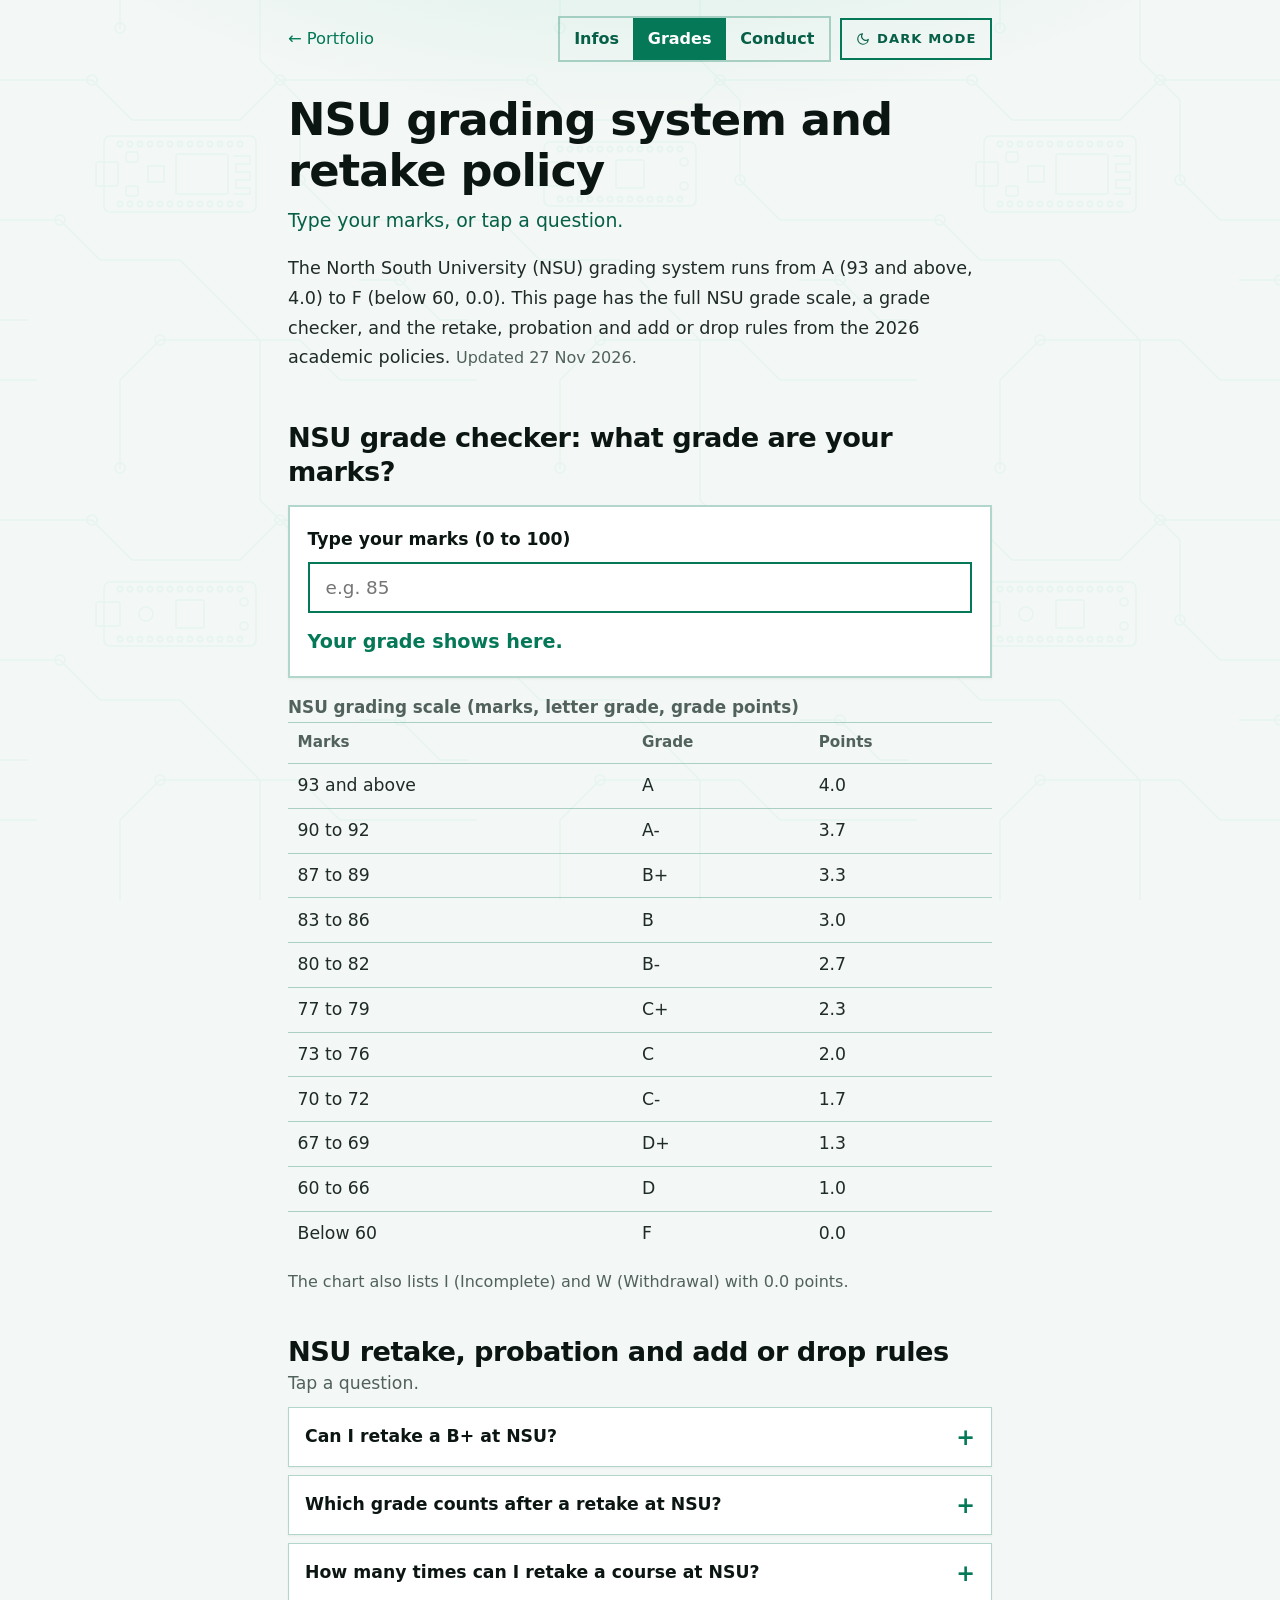
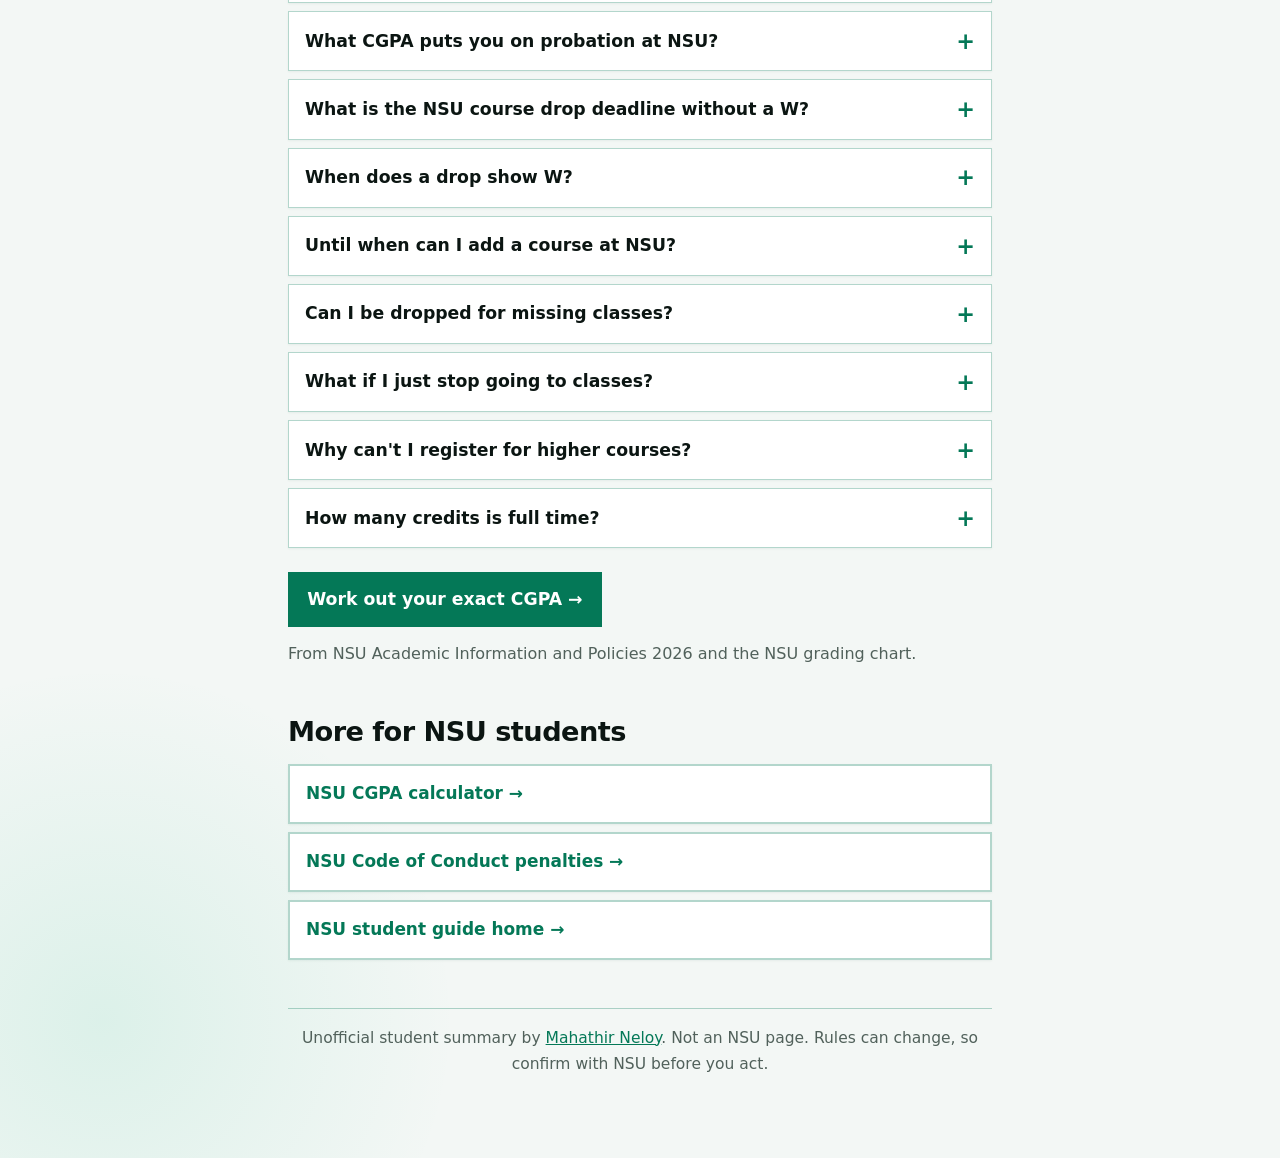
<file: nsu-grading.html>
<!DOCTYPE html>
<html lang="en"><head><meta charset="UTF-8"><meta http-equiv="Content-Security-Policy" content="default-src 'self'; script-src 'self' 'unsafe-inline'; style-src 'self' 'unsafe-inline' https://fonts.googleapis.com; font-src https://fonts.gstatic.com; img-src 'self' data: blob:; connect-src 'self'; base-uri 'self'; form-action 'self'; object-src 'none'"><meta name="referrer" content="strict-origin-when-cross-origin"><script>if(top!==self){try{top.location.href=self.location.href}catch(e){document.documentElement.style.display='none'}}</script><meta name="viewport" content="width=device-width, initial-scale=1.0, viewport-fit=cover">
<title>NSU Grading System 2026: Grade Scale, Retake Policy and Probation</title>
<meta name="description" content="NSU grading scale with a grade checker, retake policy (only B or lower), probation below CGPA 2.00 and add or drop deadlines at North South University.">
<meta name="robots" content="index, follow, max-snippet:-1"><meta name="author" content="Mahathir Neloy">
<link rel="canonical" href="https://mahathirjneloy.github.io/nsu-grading.html"><meta property="og:site_name" content="Mahathir Neloy"><meta property="og:locale" content="en_US"><meta name="twitter:card" content="summary"><meta name="twitter:title" content="NSU Grading System 2026: Grade Scale, Retake Policy and Probation"><meta name="twitter:description" content="NSU grading scale with a grade checker, retake policy (only B or lower), probation below CGPA 2.00 and add or drop deadlines at North South University."><meta property="og:type" content="article"><meta property="og:url" content="https://mahathirjneloy.github.io/nsu-grading.html"><meta property="og:title" content="NSU Grading System 2026: Grade Scale, Retake Policy and Probation"><meta property="og:description" content="NSU grading scale with a grade checker, retake policy (only B or lower), probation below CGPA 2.00 and add or drop deadlines at North South University."><script type="application/ld+json">{"@context": "https://schema.org", "@graph": [{"@type": "WebPage", "name": "NSU Grading System 2026: Grade Scale, Retake Policy and Probation", "url": "https://mahathirjneloy.github.io/nsu-grading.html", "description": "NSU grading scale with a grade checker, retake policy (only B or lower), probation below CGPA 2.00 and add or drop deadlines at North South University.", "inLanguage": "en", "datePublished": "2026-11-26", "dateModified": "2026-11-27", "about": {"@type": "CollegeOrUniversity", "name": "North South University", "alternateName": "NSU", "url": "https://www.northsouth.edu/"}, "author": {"@type": "Person", "name": "Mahathir Neloy", "url": "https://mahathirjneloy.github.io/"}}, {"@type": "BreadcrumbList", "itemListElement": [{"@type": "ListItem", "position": 1, "name": "Home", "item": "https://mahathirjneloy.github.io/"}, {"@type": "ListItem", "position": 2, "name": "Infos", "item": "https://mahathirjneloy.github.io/infos.html"}, {"@type": "ListItem", "position": 3, "name": "Grades", "item": "https://mahathirjneloy.github.io/nsu-grading.html"}]}, {"@type": "FAQPage", "mainEntity": [{"@type": "Question", "name": "Can I retake a B+ at NSU?", "acceptedAnswer": {"@type": "Answer", "text": "No. At NSU you can retake a course only if your grade is B or lower. B+, A- and A cannot be retaken."}}, {"@type": "Question", "name": "Which grade counts after a retake at NSU?", "acceptedAnswer": {"@type": "Answer", "text": "Your best grade. A lower grade on the retake does not hurt you."}}, {"@type": "Question", "name": "How many times can I retake a course at NSU?", "acceptedAnswer": {"@type": "Answer", "text": "Three times. A fourth time needs approval from the Vice-Chancellor."}}, {"@type": "Question", "name": "What CGPA puts you on probation at NSU?", "acceptedAnswer": {"@type": "Answer", "text": "When your CGPA is below 2.00. You get 3 terms to bring it back to 2.00. If you can't, you are dismissed in the 4th term. Graduate programs: below 2.75 (2.70 for EMBA)."}}, {"@type": "Question", "name": "What is the NSU course drop deadline without a W?", "acceptedAnswer": {"@type": "Answer", "text": "Until the end of week 3. Nothing goes on your record."}}, {"@type": "Question", "name": "When does a drop show W?", "acceptedAnswer": {"@type": "Answer", "text": "From the end of week 3 to the end of week 6 (week 12 in the semester system). After that you cannot drop."}}, {"@type": "Question", "name": "Until when can I add a course at NSU?", "acceptedAnswer": {"@type": "Answer", "text": "Week 1 with your advisor's OK, if there is space. Week 2 also needs the instructor's OK. After that, no adding."}}, {"@type": "Question", "name": "Can I be dropped for missing classes?", "acceptedAnswer": {"@type": "Answer", "text": "Yes. Missing 3 classes in a row can get you dropped. So can never coming in the first 2 weeks without telling the instructor."}}, {"@type": "Question", "name": "What if I just stop going to classes?", "acceptedAnswer": {"@type": "Answer", "text": "You get F in every course. To leave a term properly, withdraw through the Registrar's Office by week 6 (week 12 in the semester system)."}}, {"@type": "Question", "name": "Why can't I register for higher courses?", "acceptedAnswer": {"@type": "Answer", "text": "Pass your required 100 level courses by your 3rd term and ENG105 by your 4th term, or other courses stay locked. Failing a required 100 level course twice locks everything except English until you pass it."}}, {"@type": "Question", "name": "How many credits is full time?", "acceptedAnswer": {"@type": "Answer", "text": "At least 12 credits per trimester, or 15 per semester."}}]}]}</script>
<link rel="icon" type="image/svg+xml" href="data:image/svg+xml,<svg xmlns='http://www.w3.org/2000/svg' viewBox='0 0 32 32'><rect width='32' height='32' rx='9' fill='%23000'/><rect x='1' y='1' width='30' height='30' rx='8' fill='none' stroke='%2310b981' stroke-width='2'/><text x='16' y='21' font-family='system-ui,sans-serif' font-weight='700' font-size='12' fill='%23b7f5d6' text-anchor='middle'>MJ</text></svg>">
<link rel="preconnect" href="https://fonts.googleapis.com"><link rel="preconnect" href="https://fonts.gstatic.com" crossorigin>
<link rel="preload" as="style" href="https://fonts.googleapis.com/css2?family=Outfit:wght@300;400;500;600&family=JetBrains+Mono:wght@400;500&display=swap" onload="this.onload=null;this.rel='stylesheet'"><noscript><link rel="stylesheet" href="https://fonts.googleapis.com/css2?family=Outfit:wght@300;400;500;600&family=JetBrains+Mono:wght@400;500&display=swap"></noscript>
<link rel="stylesheet" href="theme.css"><link rel="preload" as="style" href="https://fonts.googleapis.com/css2?family=Montserrat:wght@500;700;800&family=Noto+Serif:ital,wght@1,400&display=swap" onload="this.onload=null;this.rel='stylesheet'"><noscript><link rel="stylesheet" href="https://fonts.googleapis.com/css2?family=Montserrat:wght@500;700;800&family=Noto+Serif:ital,wght@1,400&display=swap"></noscript><link rel="stylesheet" href="infos.css?v=light1"><style id="totop-css">#totop{position:fixed;right:max(1.25rem,env(safe-area-inset-right));bottom:max(1.25rem,env(safe-area-inset-bottom));z-index:50;width:2.9rem;height:2.9rem;display:flex;align-items:center;justify-content:center;padding:0;background:#060d0a;color:#b7f5d6;border:2px solid rgba(52,211,153,.6);cursor:pointer;opacity:0;visibility:hidden;transform:translateY(10px);transition:opacity .25s,transform .25s,visibility .25s}#totop.on{opacity:1;visibility:visible;transform:none}#totop:hover,#totop:focus-visible{background:#34d399;border-color:#34d399;color:#000;outline:none}#totop svg{width:1.2rem;height:1.2rem;display:block}</style><meta name="generator" content="infos-4"><script id="nsu-theme-early">try{document.documentElement.setAttribute('data-theme',localStorage.getItem('nsu-theme')==='dark'?'dark':'light')}catch(e){}</script>
</head><body>
<div class="wrap">
<div class="topline"><a class="back" href="index.html">&larr; Portfolio</a><nav class="pages" aria-label="Infos pages"><a href="infos.html">Infos</a><a href="nsu-grading.html" aria-current="page">Grades</a><a href="nsu-code-of-conduct.html">Conduct</a></nav></div>
<header><h1>NSU grading system and retake policy</h1><p>Type your marks, or tap a question.</p></header>
<main>
<p class="intro">The North South University (NSU) grading system runs from A (93 and above, 4.0) to F (below 60, 0.0). This page has the full NSU grade scale, a grade checker, and the retake, probation and add or drop rules from the 2026 academic policies. <span class="upd">Updated <time datetime="2026-11-27">27 Nov 2026</time>.</span></p><section style="padding-top:1.5rem"><h2>NSU grade checker: what grade are your marks?</h2><div class="tile"><label for="marks">Type your marks (0 to 100)</label><input id="marks" type="number" inputmode="decimal" min="0" max="100" step="any" placeholder="e.g. 85"><p class="result" id="res" aria-live="polite">Your grade shows here.</p></div><h3 class="th">NSU grading scale (marks, letter grade, grade points)</h3><table id="gt"><thead><tr><th>Marks</th><th>Grade</th><th>Points</th></tr></thead><tbody><tr data-min="93"><td>93 and above</td><td>A</td><td>4.0</td></tr><tr data-min="90"><td>90 to 92</td><td>A-</td><td>3.7</td></tr><tr data-min="87"><td>87 to 89</td><td>B+</td><td>3.3</td></tr><tr data-min="83"><td>83 to 86</td><td>B</td><td>3.0</td></tr><tr data-min="80"><td>80 to 82</td><td>B-</td><td>2.7</td></tr><tr data-min="77"><td>77 to 79</td><td>C+</td><td>2.3</td></tr><tr data-min="73"><td>73 to 76</td><td>C</td><td>2.0</td></tr><tr data-min="70"><td>70 to 72</td><td>C-</td><td>1.7</td></tr><tr data-min="67"><td>67 to 69</td><td>D+</td><td>1.3</td></tr><tr data-min="60"><td>60 to 66</td><td>D</td><td>1.0</td></tr><tr data-min="0"><td>Below 60</td><td>F</td><td>0.0</td></tr></tbody></table><p class="note">The chart also lists I (Incomplete) and W (Withdrawal) with 0.0 points.</p></section><section><h2>NSU retake, probation and add or drop rules</h2><p class="sub">Tap a question.</p><details id="retake"><summary>Can I retake a B+ at NSU?</summary><p>No. At NSU you can retake a course only if your grade is B or lower. B+, A- and A cannot be retaken.</p></details><details id="best"><summary>Which grade counts after a retake at NSU?</summary><p>Your best grade. A lower grade on the retake does not hurt you.</p></details><details id="times"><summary>How many times can I retake a course at NSU?</summary><p>Three times. A fourth time needs approval from the Vice-Chancellor.</p></details><details id="probation"><summary>What CGPA puts you on probation at NSU?</summary><p>When your CGPA is below 2.00. You get 3 terms to bring it back to 2.00. If you can&#x27;t, you are dismissed in the 4th term. Graduate programs: below 2.75 (2.70 for EMBA).</p></details><details id="drop"><summary>What is the NSU course drop deadline without a W?</summary><p>Until the end of week 3. Nothing goes on your record.</p></details><details id="w"><summary>When does a drop show W?</summary><p>From the end of week 3 to the end of week 6 (week 12 in the semester system). After that you cannot drop.</p></details><details id="add"><summary>Until when can I add a course at NSU?</summary><p>Week 1 with your advisor&#x27;s OK, if there is space. Week 2 also needs the instructor&#x27;s OK. After that, no adding.</p></details><details id="absent"><summary>Can I be dropped for missing classes?</summary><p>Yes. Missing 3 classes in a row can get you dropped. So can never coming in the first 2 weeks without telling the instructor.</p></details><details id="quit"><summary>What if I just stop going to classes?</summary><p>You get F in every course. To leave a term properly, withdraw through the Registrar&#x27;s Office by week 6 (week 12 in the semester system).</p></details><details id="locked"><summary>Why can&#x27;t I register for higher courses?</summary><p>Pass your required 100 level courses by your 3rd term and ENG105 by your 4th term, or other courses stay locked. Failing a required 100 level course twice locks everything except English until you pass it.</p></details><details id="fulltime"><summary>How many credits is full time?</summary><p>At least 12 credits per trimester, or 15 per semester.</p></details><a class="cta" href="nsu.html">Work out your exact CGPA &rarr;</a><p class="note">From NSU Academic Information and Policies 2026 and the NSU grading chart.</p></section><nav class="related" aria-label="Related pages"><h2>More for NSU students</h2><a href="nsu.html">NSU CGPA calculator &rarr;</a><a href="nsu-code-of-conduct.html">NSU Code of Conduct penalties &rarr;</a><a href="infos.html">NSU student guide home &rarr;</a></nav>
</main>
<footer>Unofficial student summary by <a href="index.html">Mahathir Neloy</a>. Not an NSU page. Rules can change, so confirm with NSU before you act.</footer>
</div>
<script src="infos.js?v=light1"></script>
<button id="totop" type="button" aria-label="Back to top"><svg viewBox="0 0 24 24" fill="none" stroke="currentColor" stroke-width="2.4" stroke-linecap="round" stroke-linejoin="round" aria-hidden="true"><path d="M12 19V5M5 12l7-7 7 7"/></svg></button><script>(function(){var b=document.getElementById("totop");if(!b)return;var p=false;function u(){p=false;b.classList.toggle("on",(window.scrollY||document.documentElement.scrollTop)>500)}addEventListener("scroll",function(){if(!p){p=true;requestAnimationFrame(u)}},{passive:true});u();b.addEventListener("click",function(){var r=matchMedia("(prefers-reduced-motion:reduce)").matches;window.scrollTo({top:0,behavior:r?"auto":"smooth"});b.blur()})})();</script>
</body></html>
</file>
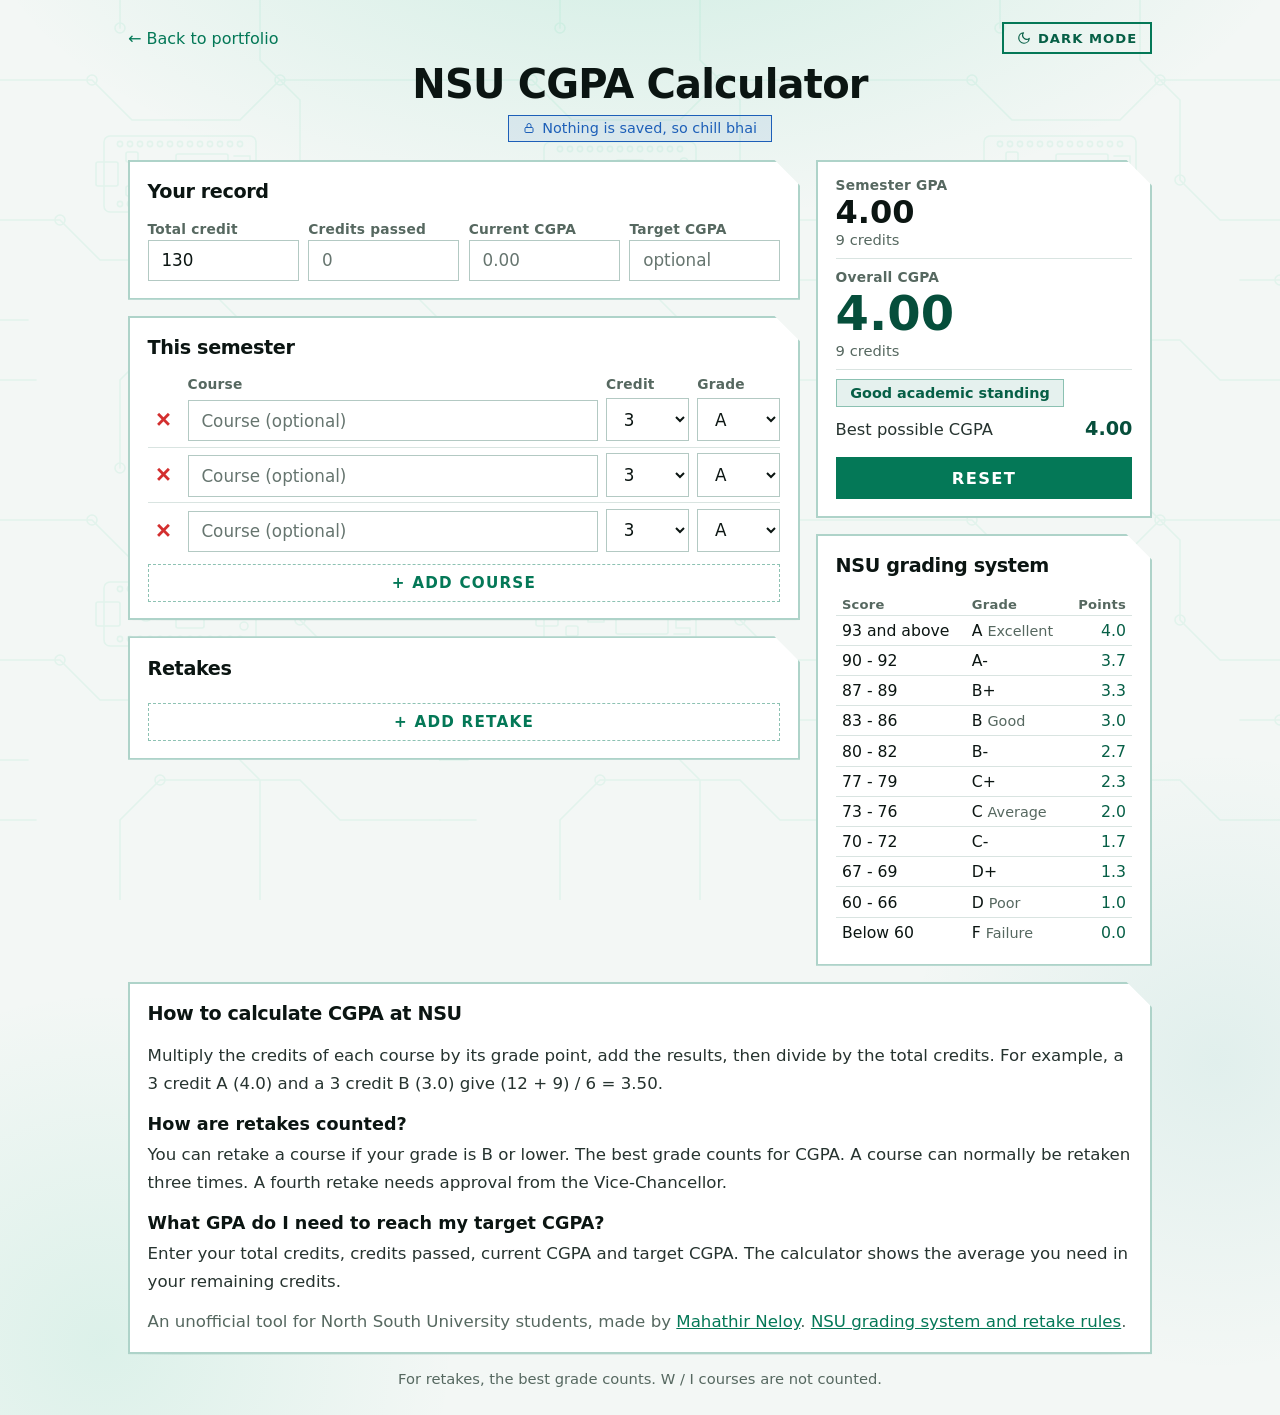
<file: nsu.html>
<!DOCTYPE html>
<html lang="en"><head><meta charset="UTF-8"><meta http-equiv="Content-Security-Policy" content="default-src 'self'; script-src 'self' 'unsafe-inline' https://www.gstatic.com https://*.firebasedatabase.app; style-src 'self' 'unsafe-inline' https://fonts.googleapis.com; font-src https://fonts.gstatic.com; img-src 'self' data: blob:; connect-src 'self' https://formspree.io https://abacus.jasoncameron.dev https://api.github.com https://*.firebasedatabase.app wss://*.firebasedatabase.app; frame-src https://*.firebasedatabase.app; base-uri 'self'; form-action 'self' https://formspree.io; object-src 'none'"><meta name="referrer" content="strict-origin-when-cross-origin"><script>if(top!==self){try{top.location.href=self.location.href}catch(e){document.documentElement.style.display='none'}}</script><meta name="viewport" content="width=device-width, initial-scale=1.0, viewport-fit=cover">
<title>NSU CGPA Calculator &amp; Grading System | North South University</title><meta name="description" content="Free NSU CGPA calculator for North South University students. Work out semester GPA, CGPA, retakes and target CGPA, and check the NSU grading system."><link rel="canonical" href="https://mahathirjneloy.github.io/nsu.html"><meta property="og:type" content="website"><meta property="og:url" content="https://mahathirjneloy.github.io/nsu.html"><meta property="og:title" content="NSU CGPA Calculator"><meta property="og:description" content="Free NSU CGPA calculator for North South University students. Work out semester GPA, CGPA, retakes and target CGPA, and check the NSU grading system."><script type="application/ld+json">{"@context": "https://schema.org", "@type": "WebApplication", "name": "NSU CGPA Calculator", "url": "https://mahathirjneloy.github.io/nsu.html", "description": "Free NSU CGPA calculator for North South University students. Work out semester GPA, CGPA, retakes and target CGPA, and check the NSU grading system.", "applicationCategory": "EducationalApplication", "operatingSystem": "Any", "offers": {"@type": "Offer", "price": "0", "priceCurrency": "BDT"}, "author": {"@type": "Person", "name": "Mahathir Neloy", "url": "https://mahathirjneloy.github.io/"}}</script>
<link rel="icon" type="image/svg+xml" href="data:image/svg+xml,<svg xmlns='http://www.w3.org/2000/svg' viewBox='0 0 32 32'><rect width='32' height='32' rx='9' fill='%23000'/><rect x='1' y='1' width='30' height='30' rx='8' fill='none' stroke='%2310b981' stroke-width='2'/><text x='16' y='21' font-family='system-ui,sans-serif' font-weight='700' font-size='12' fill='%23b7f5d6' text-anchor='middle'>MJ</text></svg>">
<link rel="preconnect" href="https://fonts.googleapis.com"><link rel="preconnect" href="https://fonts.gstatic.com" crossorigin>
<link rel="preload" as="style" href="https://fonts.googleapis.com/css2?family=Outfit:wght@300;400;500;600&family=JetBrains+Mono:wght@400;500&display=swap" onload="this.onload=null;this.rel='stylesheet'"><noscript><link rel="stylesheet" href="https://fonts.googleapis.com/css2?family=Outfit:wght@300;400;500;600&family=JetBrains+Mono:wght@400;500&display=swap"></noscript>
<style>
:root{--b1:#b7f5d6;--b2:#6ee7b7;--b3:#34d399;--line:rgba(255,255,255,.1);--mut:#8d95a8;--txt:#c5cad6;--mono:'JetBrains Mono',monospace}
*{box-sizing:border-box;margin:0}
body{background:#000000;color:var(--txt);font-family:'Outfit',system-ui,sans-serif;min-height:100vh;line-height:1.5;padding:.9rem max(1.25rem,env(safe-area-inset-right)) max(1.25rem,env(safe-area-inset-bottom)) max(1.25rem,env(safe-area-inset-left));background-image:radial-gradient(60rem 30rem at 50% -8%,rgba(5,66,44,.5),transparent 70%),radial-gradient(34rem 34rem at 8% 95%,rgba(16,185,129,.14),transparent 65%),radial-gradient(30rem 30rem at 95% 75%,rgba(13,148,136,.12),transparent 65%)}
.wrap{width:100%;max-width:64rem;margin:0 auto;padding:.5rem 0}
.back{display:inline-block;font:.78rem var(--mono);color:var(--b3);text-decoration:none}.back:hover{color:var(--b1)}
header{text-align:center;margin:.4rem 0 1.1rem}
.label{font:.72rem var(--mono);text-transform:uppercase;letter-spacing:.14em;color:var(--b3)}
h1{font-size:clamp(1.8rem,4.5vw,2.5rem);font-weight:500;color:#ffffff;letter-spacing:-.03em;line-height:1.15;margin:.25rem 0 .5rem}
.priv{display:inline-flex;align-items:center;gap:.45rem;padding:.3rem .85rem;border-radius:999px;border:1px solid rgba(52,211,153,.35);background:rgba(52,211,153,.08);color:var(--b2);font:.72rem var(--mono)}
.priv svg{flex:none}
.grid{display:grid;gap:1rem;grid-template-columns:minmax(0,1fr) 21rem;align-items:start}
.col,.side{display:grid;gap:1rem}
.side{position:sticky;top:.75rem}
.card{padding:.95rem 1.1rem 1.05rem;border-radius:1.5rem;border:1px solid var(--line);background:linear-gradient(160deg,rgba(255,255,255,.06),rgba(255,255,255,.012)),#030806;box-shadow:inset 0 1px 0 rgba(255,255,255,.08),0 0 60px -34px rgba(52,211,153,.5)}
h2{font-size:1rem;font-weight:500;color:#ffffff;margin-bottom:.6rem}
.f4{display:grid;gap:.6rem;grid-template-columns:repeat(auto-fit,minmax(8rem,1fr))}
.f{display:flex;flex-direction:column;gap:.2rem;min-width:0}
.f small{font:.6rem var(--mono);text-transform:uppercase;letter-spacing:.1em;color:var(--mut)}
input,select{width:100%;padding:.5rem .7rem;border-radius:.8rem;border:1px solid var(--line);background:rgba(255,255,255,.05);color:#ffffff;font:500 .9rem var(--mono);outline:0;color-scheme:dark;min-width:0}
input:focus,select:focus{border-color:var(--b3);background:rgba(52,211,153,.07)}
input::placeholder{color:#5d6579}
.rh{display:none}
.row{display:flex;flex-wrap:wrap;gap:.5rem;align-items:flex-end;padding:.6rem 0;border-top:1px solid var(--line)}
.row:first-child{border-top:0;padding-top:0}
.row .n{flex:1 1 9rem;align-self:flex-end}
.row .f{flex:0 0 5.2rem}
.x{flex:0 0 2rem;height:2.2rem;border-radius:.7rem;border:0;background:none;color:#80e9c2;font-size:1.3rem;line-height:1;cursor:pointer}.x:hover{background:rgba(128,233,194,.12)}
.add{width:100%;margin-top:.4rem;padding:.55rem;border-radius:.8rem;border:1px dashed rgba(52,211,153,.4);background:transparent;color:var(--b3);font:500 .8rem var(--mono);cursor:pointer;transition:.2s}.add:hover{background:rgba(52,211,153,.08);border-color:var(--b3)}
.r{display:flex;flex-direction:column;padding:.6rem 0;border-bottom:1px solid var(--line)}.r:first-of-type{padding-top:0}
.k{font:.62rem var(--mono);text-transform:uppercase;letter-spacing:.12em;color:var(--mut)}
.r b{font:500 1.8rem/1.2 var(--mono);color:#ffffff}.r.big b{font-size:2.6rem;color:var(--b1);text-shadow:0 0 30px rgba(52,211,153,.4)}
.r small{font:.72rem var(--mono);color:var(--mut)}
.chip{display:inline-block;margin:.6rem 0 .1rem;padding:.25rem .75rem;border-radius:999px;border:1px solid rgba(52,211,153,.4);background:rgba(52,211,153,.1);color:var(--b2);font:.7rem var(--mono)}.chip:empty{display:none}
.line{display:flex;justify-content:space-between;align-items:baseline;gap:1rem;padding:.5rem 0;font-size:.88rem}.line b{font:500 1rem var(--mono);color:var(--b1);text-align:right}
.line[hidden],.rh[hidden]{display:none}
.err{margin-top:.4rem;color:#80e9c2;font:.75rem var(--mono)}
.reset{width:100%;margin-top:.4rem;padding:.6rem;border-radius:999px;border:0;background:#ffffff;color:#111111;font:600 .9rem 'Outfit',sans-serif;cursor:pointer;transition:.2s}.reset:hover{background:var(--b3)}
.gr table{width:100%;border-collapse:collapse;font:.74rem var(--mono)}
.gr th{color:var(--mut);text-transform:uppercase;font-weight:400;font-size:.58rem;letter-spacing:.1em;text-align:left;padding:.15rem .4rem}
.gr td{padding:.26rem .4rem;border-top:1px solid var(--line);color:#ffffff}
.gr td i{font-style:normal;color:var(--mut);margin-left:.3rem}
.gr th:last-child,.gr td:last-child{text-align:right}.gr td:last-child{color:var(--b2)}
.note{margin-top:1rem;text-align:center;font:.7rem var(--mono);color:var(--mut)}
@media(min-width:601px){
 .rh{display:grid;gap:.5rem;padding:0 0 .25rem;font:.58rem var(--mono);text-transform:uppercase;letter-spacing:.1em;color:var(--mut)}
 .rh.c{grid-template-columns:2rem minmax(0,1fr) 5.2rem 5.2rem}.rh.r{grid-template-columns:2rem minmax(0,1fr) 5.2rem 5.2rem 5.2rem}
 .row{display:grid;gap:.5rem;align-items:center;padding:.35rem 0}.row:first-child{padding-top:.1rem}
 #cl .row{grid-template-columns:2rem minmax(0,1fr) 5.2rem 5.2rem}#rl .row{grid-template-columns:2rem minmax(0,1fr) 5.2rem 5.2rem 5.2rem}
 .row .f{flex:none}.row .f small{display:none}
}
@media(max-width:860px){.grid{grid-template-columns:1fr}.side{display:contents}.res{order:-1}}
@media(max-width:600px){input,select{font-size:16px}.card{padding:1rem}}
</style><!-- green-theme --><link rel="stylesheet" href="theme.css"><link rel="preload" as="style" href="https://fonts.googleapis.com/css2?family=Montserrat:wght@500;700;800&family=Noto+Serif:ital,wght@1,400&display=swap" onload="this.onload=null;this.rel='stylesheet'"><noscript><link rel="stylesheet" href="https://fonts.googleapis.com/css2?family=Montserrat:wght@500;700;800&family=Noto+Serif:ital,wght@1,400&display=swap"></noscript><style>/* mobile-fix */
@media(max-width:600px){
.priv{font-size:.64rem;justify-content:center;text-align:center}
.card{padding:.9rem}
.res{display:grid;grid-template-columns:1fr 1fr;column-gap:.9rem}
.res>*{grid-column:1/-1}.res>.r{grid-column:auto;padding:0 0 .6rem}
.res>.r b,.res>.r.big b{font-size:2rem}.res>.chip{justify-self:start}
.res>.reset{background:transparent;color:#b7f5d6;border:1px solid rgba(52,211,153,.5);padding:.5rem}
#cl .row,#rl .row{display:grid;gap:.5rem;align-items:end}
#cl .row{grid-template-columns:repeat(2,minmax(0,1fr)) 2.5rem}
#rl .row{grid-template-columns:repeat(3,minmax(0,1fr)) 2.5rem}
.row .n{grid-area:1/1/2/-2}.row .x{grid-area:1/-2/2/-1;width:100%;height:2.5rem}
}
</style>
<style>/* red-privacy */.priv{color:#4da3ff;border-color:#4da3ff;background:rgba(77,163,255,.1);animation:privblink 1.2s ease-in-out infinite}@keyframes privblink{50%{opacity:.25}}@media(prefers-reduced-motion:reduce){.priv{animation:none}}</style><!-- nsu-policy --><!-- seo-faq --><script type="application/ld+json">{"@context": "https://schema.org", "@type": "FAQPage", "mainEntity": [{"@type": "Question", "name": "How do you calculate CGPA at NSU?", "acceptedAnswer": {"@type": "Answer", "text": "Multiply the credits of each course by its grade point, add the results, then divide by the total credits. For example, a 3 credit A (4.0) and a 3 credit B (3.0) give (12 + 9) / 6 = 3.50."}}, {"@type": "Question", "name": "How are retakes counted in NSU CGPA?", "acceptedAnswer": {"@type": "Answer", "text": "You can retake a course if your grade is B or lower. The best grade counts for CGPA. A course can normally be retaken three times. A fourth retake needs approval from the Vice-Chancellor."}}, {"@type": "Question", "name": "What GPA do I need to reach my target CGPA?", "acceptedAnswer": {"@type": "Answer", "text": "Enter your total credits, credits passed, current CGPA and target CGPA. The calculator shows the average you need in your remaining credits."}}]}</script><style id="nsu-theme-css">/* nsu-theme: light by default, dark when html[data-theme=dark] */
.topbar{display:flex;justify-content:space-between;align-items:center;gap:1rem}
.tbtn{display:inline-flex;align-items:center;gap:.45rem;padding:.4rem .8rem;border:2px solid var(--b3);background:transparent;color:var(--b2);font:600 .72rem var(--mono);text-transform:uppercase;letter-spacing:.08em;cursor:pointer;border-radius:0}
.tbtn:hover,.tbtn:focus-visible{background:var(--b3);color:#000;outline:none}
.tbtn .ti{display:inline-flex}
html:not([data-theme="dark"]){color-scheme:light;--b1:#064e3b;--b2:#065f46;--b3:#047857;--line:rgba(6,78,59,.15);--mut:#566860;--txt:#26332f}
html:not([data-theme="dark"]) body{background-color:#f3f7f5;background-image:radial-gradient(60rem 30rem at 50% -8%,rgba(16,185,129,.16),transparent 70%),radial-gradient(34rem 34rem at 8% 95%,rgba(16,185,129,.1),transparent 65%),radial-gradient(30rem 30rem at 95% 75%,rgba(13,148,136,.08),transparent 65%)}
html:not([data-theme="dark"])::before{opacity:.09}
html:not([data-theme="dark"]) h1,html:not([data-theme="dark"]) h2,html:not([data-theme="dark"]) h3{color:#0b1512!important;text-shadow:none}
html:not([data-theme="dark"]) .card{background:#fff!important;border-color:rgba(4,120,87,.32);box-shadow:0 1px 2px rgba(6,78,59,.06),0 14px 30px -22px rgba(4,120,87,.5)}
html:not([data-theme="dark"]) .card:hover{border-color:#047857}
html:not([data-theme="dark"]) input,html:not([data-theme="dark"]) select{background:#fff;color:#0b1512;border-color:rgba(6,78,59,.3)}
html:not([data-theme="dark"]) input:focus,html:not([data-theme="dark"]) select:focus{background:#f0fdf8;border-color:#047857;box-shadow:0 0 0 3px rgba(4,120,87,.15)}
html:not([data-theme="dark"]) input::placeholder{color:#8a9893}
html:not([data-theme="dark"]) .r b{color:#0b1512}
html:not([data-theme="dark"]) .r.big b{color:var(--b1);text-shadow:none}
html:not([data-theme="dark"]) .gr td{color:#0b1512}
html:not([data-theme="dark"]) .gr td:last-child{color:var(--b2)}
html:not([data-theme="dark"]) .x{color:#047857}
html:not([data-theme="dark"]) .x:hover{background:rgba(4,120,87,.1)}
html:not([data-theme="dark"]) .err{color:#b42318}
html:not([data-theme="dark"]) .priv{color:#1d5fb8;border-color:#1d5fb8;background:rgba(29,95,184,.08)}
html:not([data-theme="dark"]) .chip{background:rgba(4,120,87,.1);border-color:rgba(4,120,87,.4);color:var(--b2)}
html:not([data-theme="dark"]) .add{border-color:rgba(4,120,87,.45)}
html:not([data-theme="dark"]) .add:hover{background:rgba(4,120,87,.08)}
html:not([data-theme="dark"]) .reset{background:#047857;color:#fff;border:2px solid #047857}
html:not([data-theme="dark"]) .reset:hover{background:#064e3b;border-color:#064e3b;color:#fff}
html:not([data-theme="dark"]) .card a{color:#047857!important}
html:not([data-theme="dark"]) .card p[style*="color"]{color:var(--mut)!important}
html:not([data-theme="dark"]) .tbtn:hover,html:not([data-theme="dark"]) .tbtn:focus-visible{color:#fff}
</style>
<style id="nsu-font-css">/* nsu-fonts: easier to read */
:root{--mono:'Outfit',system-ui,sans-serif}
body{font-size:1.05rem;line-height:1.6}
h2{font-size:1.2rem;font-weight:700;margin-bottom:.8rem}
.f small,.k,.rh,.gr th{font-family:'Outfit',system-ui,sans-serif;font-size:.86rem;font-weight:600;letter-spacing:.015em;text-transform:none;color:var(--mut)}
input,select{font:500 1.05rem 'Outfit',system-ui,sans-serif;padding:.6rem .8rem}
input::placeholder{color:#7d8699}
html:not([data-theme="dark"]) input::placeholder{color:#66756f}
.r b{font:600 2rem/1.2 'Outfit',system-ui,sans-serif;font-variant-numeric:tabular-nums}
.r.big b{font-size:3rem}
.r small,.note,.err{font-size:.92rem}
.line{font-size:1.02rem}
.line b{font:600 1.2rem 'Outfit',system-ui,sans-serif;font-variant-numeric:tabular-nums}
.chip{font:600 .9rem 'Outfit',system-ui,sans-serif;padding:.3rem .85rem}
.priv{font:500 .9rem 'Outfit',system-ui,sans-serif}
.back{font:500 1rem 'Outfit',system-ui,sans-serif}
.add{font-size:.95rem}
.reset{font-size:1.02rem}
.tbtn{font:700 .82rem 'Outfit',system-ui,sans-serif}
.gr table{font-size:.98rem}
.gr th{font-size:.82rem}
.gr td i{font-size:.9rem}
.gr td{padding:.32rem .4rem}
.card[style]{font-size:1.04rem!important}
.card h3[style]{font-size:1.1rem!important}
.card p{line-height:1.65}
@media(max-width:600px){.rh{display:none!important}}
</style>
<style id="nsu-redx-css">/* red delete crosses */html body .x{color:#ff6b6b;font-size:1.6rem;font-weight:600}html body .x:hover{background:rgba(255,107,107,.15)}html:not([data-theme="dark"]) body .x{color:#d32f2f}html:not([data-theme="dark"]) body .x:hover{background:rgba(211,47,47,.1)}</style>
</head><body>
<div class="wrap">
<div class="topbar"><a class="back" href="index.html">&larr; Back to portfolio</a><button class="tbtn" id="themebtn" type="button" aria-pressed="false"><span class="ti"><svg viewBox="0 0 24 24" width="14" height="14" fill="none" stroke="currentColor" stroke-width="2" stroke-linecap="round" stroke-linejoin="round" aria-hidden="true"><path d="M21 12.8A9 9 0 1 1 11.2 3a7 7 0 0 0 9.8 9.8z"/></svg></span><span class="tl">Dark mode</span></button></div>
<header><h1>NSU CGPA Calculator</h1><p class="priv"><svg width="12" height="12" viewBox="0 0 24 24" fill="none" stroke="currentColor" stroke-width="2" stroke-linecap="round" stroke-linejoin="round" aria-hidden="true"><rect x="4" y="11" width="16" height="10" rx="2"/><path d="M8 11V7a4 4 0 0 1 8 0v4"/></svg>Nothing is saved, so chill bhai</p></header>
<div class="grid">
<div class="col">
<section class="card"><h2>Your record</h2><div class="f4">
<label class="f"><small>Total credit</small><input id="tot" type="number" inputmode="decimal" min="0" step="any" placeholder="130"></label>
<label class="f" title="Credits counted in your CGPA, excluding non-credit courses like MAT116"><small>Credits passed</small><input id="pass" type="number" inputmode="decimal" min="0" step="any" placeholder="0"></label>
<label class="f"><small>Current CGPA</small><input id="cg" type="number" inputmode="decimal" min="0" max="4" step="any" placeholder="0.00"></label>
<label class="f"><small>Target CGPA</small><input id="tg" type="number" inputmode="decimal" min="0" max="4" step="any" placeholder="optional"></label>
</div></section>
<section class="card"><h2>This semester</h2><div class="rh c"><span></span><span>Course</span><span>Credit</span><span>Grade</span></div><div id="cl"></div><button class="add" id="ac" type="button">+ Add course</button></section>
<section class="card"><h2>Retakes</h2><div class="rh r" id="rh2" hidden><span></span><span>Course</span><span>Credit</span><span>Old</span><span>New</span></div><div id="rl"></div><button class="add" id="ar" type="button">+ Add retake</button></section>
</div>
<div class="side">
<aside class="card res">
<div class="r"><span class="k">Semester GPA</span><b id="osg">0.00</b><small id="osc">0 credits</small></div>
<div class="r big"><span class="k">Overall CGPA</span><b id="ocg">0.00</b><small id="otc">0 credits</small></div>
<span class="chip" id="ocl"></span>
<div class="line" id="omr"><span>Best possible CGPA</span><b id="omx">0.00</b></div>
<div class="line" id="ond" hidden><span id="onl">Needed average GPA</span><b id="onv"></b></div>
<p class="err" id="oerr" hidden></p>
<button class="reset" id="rs" type="button">Reset</button>
</aside>
<section class="card gr"><h2>NSU grading system</h2><table><thead><tr><th>Score</th><th>Grade</th><th>Points</th></tr></thead><tbody><tr><td>93 and above</td><td>A<i>Excellent</i></td><td>4.0</td></tr><tr><td>90 - 92</td><td>A-</td><td>3.7</td></tr><tr><td>87 - 89</td><td>B+</td><td>3.3</td></tr><tr><td>83 - 86</td><td>B<i>Good</i></td><td>3.0</td></tr><tr><td>80 - 82</td><td>B-</td><td>2.7</td></tr><tr><td>77 - 79</td><td>C+</td><td>2.3</td></tr><tr><td>73 - 76</td><td>C<i>Average</i></td><td>2.0</td></tr><tr><td>70 - 72</td><td>C-</td><td>1.7</td></tr><tr><td>67 - 69</td><td>D+</td><td>1.3</td></tr><tr><td>60 - 66</td><td>D<i>Poor</i></td><td>1.0</td></tr><tr><td>Below 60</td><td>F<i>Failure</i></td><td>0.0</td></tr></tbody></table></section>
</div>
</div>
<section class="card" style="margin-top:1rem;font-size:.9rem"><h2>How to calculate CGPA at NSU</h2><p>Multiply the credits of each course by its grade point, add the results, then divide by the total credits. For example, a 3 credit A (4.0) and a 3 credit B (3.0) give (12 + 9) / 6 = 3.50.</p><h3 style="font-size:.95rem;color:#fff;margin:.8rem 0 .2rem">How are retakes counted?</h3><p>You can retake a course if your grade is B or lower. The best grade counts for CGPA. A course can normally be retaken three times. A fourth retake needs approval from the Vice-Chancellor.</p><h3 style="font-size:.95rem;color:#fff;margin:.8rem 0 .2rem">What GPA do I need to reach my target CGPA?</h3><p>Enter your total credits, credits passed, current CGPA and target CGPA. The calculator shows the average you need in your remaining credits.</p><p style="margin-top:.8rem;color:#8d95a8">An unofficial tool for North South University students, made by <a href="index.html" style="color:#34d399">Mahathir Neloy</a>. <a href="nsu-grading.html" style="color:#34d399">NSU grading system and retake rules</a>.</p></section>
<p class="note">For retakes, the best grade counts. W / I courses are not counted.</p>
</div>
<script>
const G=['A','A-','B+','B','B-','C+','C','C-','D+','D','F'],GP=[4,3.7,3.3,3,2.7,2.3,2,1.7,1.3,1,0],CR=[0,1,1.5,2,2.5,3,3.5,4],K='nsu-cgpa';
const $=s=>document.querySelector(s),$$=s=>[...document.querySelectorAll(s)];
const num=v=>{v=parseFloat(v);return isFinite(v)?v:0},f2=v=>(isFinite(v)?v:0).toFixed(2);
const sel=(c,l,o)=>`<label class="f"><small>${l}</small><select class="${c}">${o}</select></label>`;
const gO=(v,x,m=0)=>G.map((g,i)=>i<m?'':`<option value="${i}"${v==i?' selected':''}>${g}</option>`).join('')+(x?`<option value="x"${v==='x'?' selected':''}>W / I</option>`:'');
const cO=v=>CR.map(c=>`<option${v==c?' selected':''}>${c}</option>`).join('');
const def=()=>({tot:130,pass:'',cg:'',tg:'',c:[0,1,2].map(()=>({n:'',c:3,g:'0'})),r:[]});
let S;try{localStorage.removeItem(K)}catch(e){}
if(!S||!Array.isArray(S.c)||!Array.isArray(S.r))S=def();
if(S.c.some(r=>!r||(r.g!=='x'&&GP[r.g]===undefined))||S.r.some(r=>!r||GP[r.o]===undefined||GP[r.w]===undefined))S=def();
const save=()=>{};
function draw(){
  for(const k of ['tot','pass','cg','tg'])$('#'+k).value=S[k]??'';
  $('#cl').innerHTML=S.c.map(r=>`<div class="row"><button class="x" type="button" data-d="c" aria-label="Remove course">&times;</button><input class="n" maxlength="24" placeholder="Course (optional)">${sel('cr','Credit',cO(r.c))}${sel('gr','Grade',gO(r.g,1))}</div>`).join('');
  $('#rl').innerHTML=S.r.map(r=>`<div class="row"><button class="x" type="button" data-d="r" aria-label="Remove retake">&times;</button><input class="n" maxlength="24" placeholder="Course (optional)">${sel('cr','Credit',cO(r.c))}${sel('go','Old',gO(r.o,0,3))}${sel('gw','New',gO(r.w))}</div>`).join('');
  $('#rh2').hidden=!S.r.length;$$('#cl .n').forEach((e,i)=>e.value=S.c[i].n);$$('#rl .n').forEach((e,i)=>e.value=S.r[i].n);
}
function read(){
  for(const k of ['tot','pass','cg','tg'])S[k]=$('#'+k).value;
  S.c=$$('#cl .row').map(r=>({n:r.querySelector('.n').value,c:+r.querySelector('.cr').value,g:r.querySelector('.gr').value}));
  S.r=$$('#rl .row').map(r=>({n:r.querySelector('.n').value,c:+r.querySelector('.cr').value,o:r.querySelector('.go').value,w:r.querySelector('.gw').value}));
}
function calc(){
  // same formulas as the riadsafowan.com NSU calculator
  const tot=num(S.tot),pass=num(S.pass),cg=num(S.cg),tg=num(S.tg);
  let e=0,t=0,n=0,r=0;
  for(const c of S.c){if(c.g==='x')continue;e+=c.c;t+=c.c*GP[c.g]}
  r=t;
  for(const k of S.r){t+=k.c*Math.max(GP[k.w]-GP[k.o],0);n+=k.c;r+=k.c*GP[k.w]}
  const sCr=e+n,cr=pass+e,base=pass*cg+t,cgpa=cr?base/cr:0,left=Math.max(0,tot-cr);
  const hi=tot?(cr*cgpa+left*4)/Math.max(tot,cr):0,need=left?(tg*tot-base)/left:0,ok=tot>pass;
  $('#osg').textContent=f2(sCr?r/sCr:0);$('#osc').textContent=sCr+' credits';
  $('#ocg').textContent=f2(cgpa);$('#otc').textContent=cr+' credits';
  $('#ocl').textContent=cr?(cgpa>=2-1e-9?'Good academic standing':'Below 2.00: academic probation'):'';
  $('#omr').hidden=!ok;$('#omx').textContent=f2(hi);
  $('#ond').hidden=!(tg>0&&ok);
  if(tg>0&&ok){
    $('#onl').textContent='Needed avg GPA ('+left+' credits left)';
    $('#onv').textContent=left<=0?'No credits left':hi<=tg?'Not reachable':need<=0?'Already reached':f2(need);
  }
  const err=(pass<n||(tot>0&&pass>tot))?'Incorrect info in Credit Passed.':(cg>4||cg<0)?'Incorrect info in Current CGPA.':(tg>4||tg<0)?'Incorrect info in Targeted CGPA.':tot<0?'Incorrect info in Total Credit':'';
  $('#oerr').textContent=err;$('#oerr').hidden=!err;
}
const upd=()=>{read();calc();save()};
document.addEventListener('input',upd);document.addEventListener('change',upd);
$('#ac').onclick=()=>{read();S.c.push({n:'',c:3,g:'0'});draw();calc();save()};
$('#ar').onclick=()=>{read();S.r.push({n:'',c:3,o:'3',w:'0'});draw();calc();save()};
document.addEventListener('click',e=>{
  const b=e.target.closest('.x');if(!b)return;
  read();const row=b.parentElement,i=[...row.parentElement.children].indexOf(row);
  (b.dataset.d==='c'?S.c:S.r).splice(i,1);draw();calc();save();
});
$('#rs').onclick=()=>{S=def();draw();calc();save()};
draw();calc();
</script><script id="nsu-theme-js">(function(){
var d=document.documentElement,b=document.getElementById('themebtn');if(!b)return;
var moon='<svg viewBox="0 0 24 24" width="14" height="14" fill="none" stroke="currentColor" stroke-width="2" stroke-linecap="round" stroke-linejoin="round" aria-hidden="true"><path d="M21 12.8A9 9 0 1 1 11.2 3a7 7 0 0 0 9.8 9.8z"/></svg>';
var sun='<svg viewBox="0 0 24 24" width="14" height="14" fill="none" stroke="currentColor" stroke-width="2" stroke-linecap="round" stroke-linejoin="round" aria-hidden="true"><circle cx="12" cy="12" r="4"/><path d="M12 2v2M12 20v2M4.9 4.9l1.4 1.4M17.7 17.7l1.4 1.4M2 12h2M20 12h2M4.9 19.1l1.4-1.4M17.7 6.3l1.4-1.4"/></svg>';
function paint(t){d.setAttribute('data-theme',t);var dark=t==='dark';
 b.setAttribute('aria-pressed',dark?'true':'false');
 b.querySelector('.ti').innerHTML=dark?sun:moon;
 b.querySelector('.tl').textContent=dark?'Light mode':'Dark mode'}
b.addEventListener('click',function(){paint(d.getAttribute('data-theme')==='dark'?'light':'dark')});
paint('light');
})();</script>
</body></html>
</file>
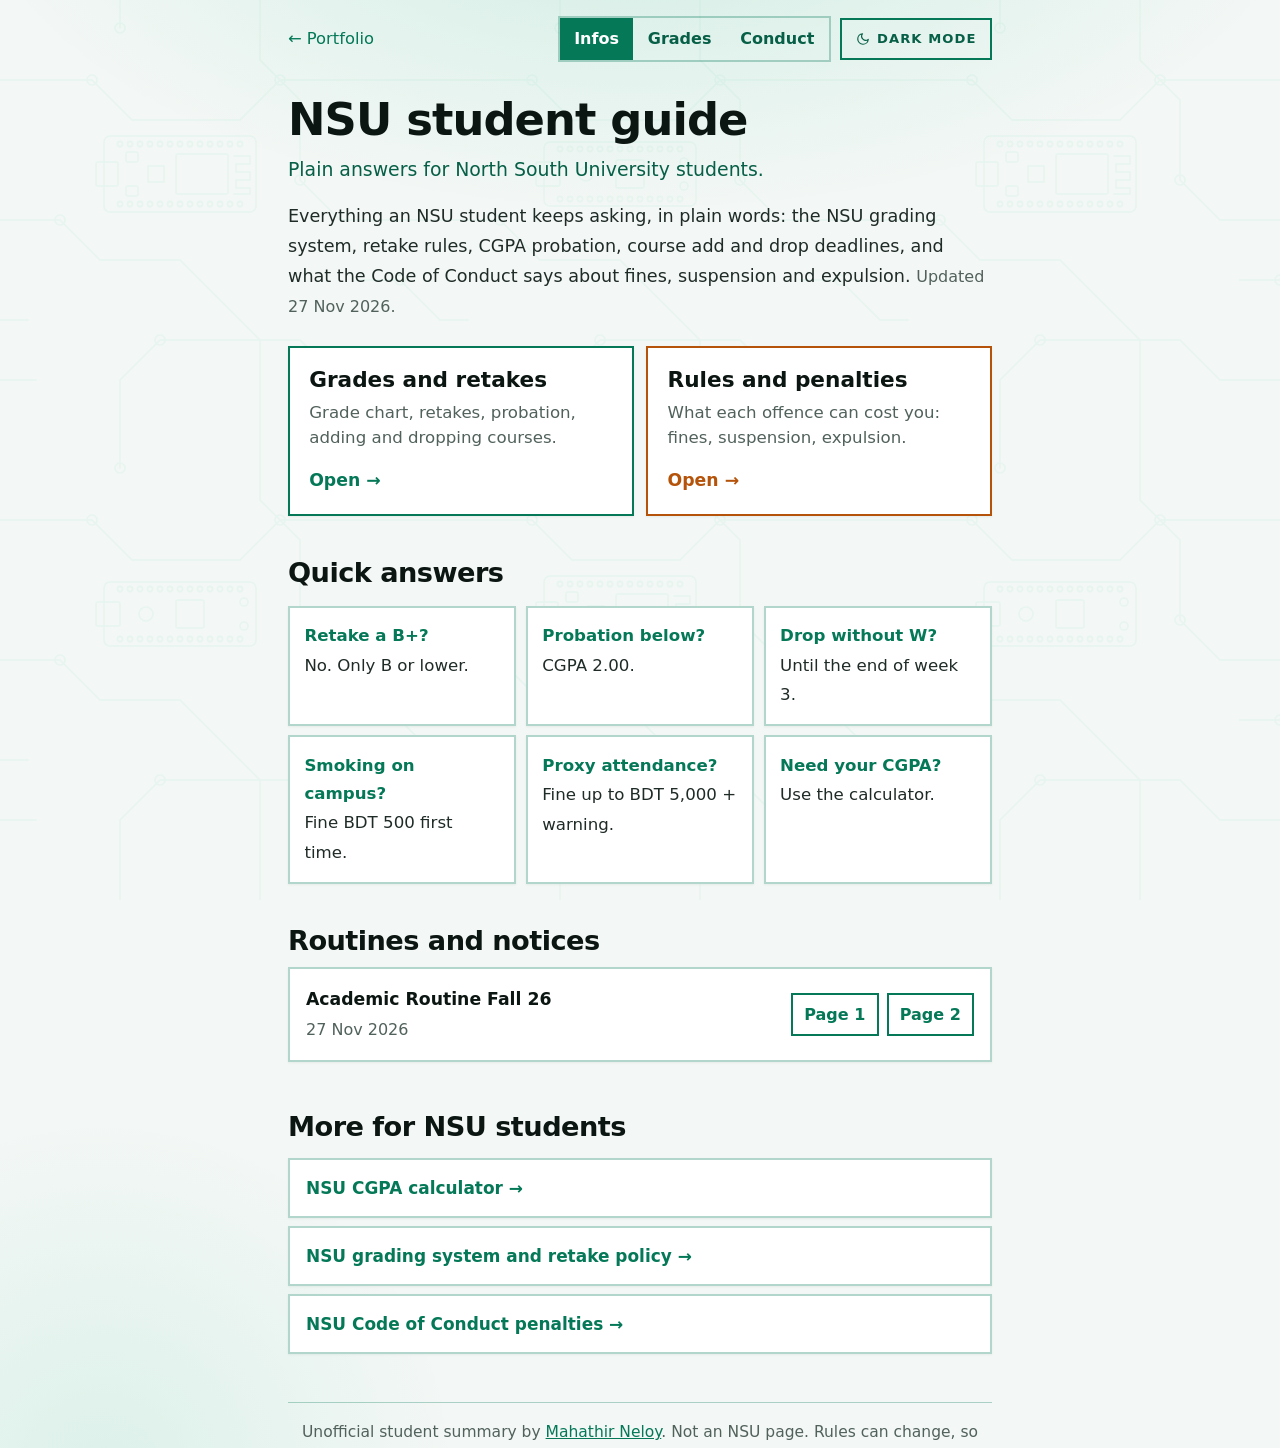
<file: updates.html>
<!DOCTYPE html>
<html lang="en"><head><meta charset="UTF-8"><meta name="viewport" content="width=device-width, initial-scale=1.0">
<title>Moved to Infos</title><link rel="canonical" href="https://mahathirjneloy.github.io/infos.html"><meta http-equiv="refresh" content="0; url=infos.html">
<style>body{background:#000;color:#d0d5df;font-family:system-ui,sans-serif;padding:2rem;text-align:center}a{color:#34d399}</style></head>
<body><p>This page is now <a href="infos.html">Infos</a>.</p></body></html>
</file>
<file: theme.css>
/* ===== Green low-poly theme (inspired by the Cloco design) ===== */
:root{--hd:'Montserrat','Outfit',system-ui,sans-serif;--ser:'Noto Serif',Georgia,serif;--gr:#34d399;--gr2:#6ee7b7;--gr3:#b7f5d6}
h1,h2,h3,h4,nav a,.pill,.btn,.logo b,.go,.reset,.play,.add,.mini,.label,.k{font-family:var(--hd)}
h1,h2{font-weight:700;letter-spacing:-.02em}
h3,.logo b{font-weight:700}
.bio,header>p:not(.label):not(.priv),.sec-head p{font-family:var(--ser);font-style:italic;font-weight:400}
/* mcu-background */
html::before{content:'';position:fixed;inset:0;z-index:-1;pointer-events:none;opacity:.13;background:url("data:image/svg+xml,<svg xmlns='http://www.w3.org/2000/svg' width='440' height='440' viewBox='0 0 440 440' fill='none' stroke='%2334d399' stroke-linecap='round' stroke-linejoin='round' stroke-width='0.8'><g transform='translate(0 0)'><path d='M0 40H46L66 60H120L140 40H220M0 110H30L50 130H90L110 150L130 170V220M130 0V30L150 50V90L170 110H220M60 220V190L80 170H150L170 190H220M180 140H200L220 160M60 0V14M0 190H18M0 160H14'/><circle cx='46' cy='40' r='2.5'/><circle cx='140' cy='40' r='2.5'/><circle cx='30' cy='110' r='2.5'/><circle cx='150' cy='90' r='2.5'/><circle cx='80' cy='170' r='2.5'/><circle cx='200' cy='140' r='2.5'/><circle cx='60' cy='14' r='2.5'/><g transform='translate(52 68)'><rect width='76' height='38' rx='3'/><circle cx='8' cy='4' r='1.3'/><circle cx='13' cy='4' r='1.3'/><circle cx='18' cy='4' r='1.3'/><circle cx='23' cy='4' r='1.3'/><circle cx='28' cy='4' r='1.3'/><circle cx='33' cy='4' r='1.3'/><circle cx='38' cy='4' r='1.3'/><circle cx='43' cy='4' r='1.3'/><circle cx='48' cy='4' r='1.3'/><circle cx='53' cy='4' r='1.3'/><circle cx='58' cy='4' r='1.3'/><circle cx='63' cy='4' r='1.3'/><circle cx='68' cy='4' r='1.3'/><circle cx='8' cy='34' r='1.3'/><circle cx='13' cy='34' r='1.3'/><circle cx='18' cy='34' r='1.3'/><circle cx='23' cy='34' r='1.3'/><circle cx='28' cy='34' r='1.3'/><circle cx='33' cy='34' r='1.3'/><circle cx='38' cy='34' r='1.3'/><circle cx='43' cy='34' r='1.3'/><circle cx='48' cy='34' r='1.3'/><circle cx='53' cy='34' r='1.3'/><circle cx='58' cy='34' r='1.3'/><circle cx='63' cy='34' r='1.3'/><circle cx='68' cy='34' r='1.3'/><rect x='-4' y='13' width='11' height='12' rx='1'/><rect x='11' y='8' width='6' height='5' rx='1'/><rect x='11' y='25' width='6' height='5' rx='1'/><rect x='22' y='15' width='8' height='8'/><rect x='36' y='9' width='26' height='20' rx='1'/><path d='M65 10H73V14H66V18H73V22H66V26H73V29H65'/></g></g><g transform='translate(220 0)'><path d='M0 40H46L66 60H120L140 40H220M0 110H30L50 130H90L110 150L130 170V220M130 0V30L150 50V90L170 110H220M60 220V190L80 170H150L170 190H220M180 140H200L220 160M60 0V14M0 190H18M0 160H14'/><circle cx='46' cy='40' r='2.5'/><circle cx='140' cy='40' r='2.5'/><circle cx='30' cy='110' r='2.5'/><circle cx='150' cy='90' r='2.5'/><circle cx='80' cy='170' r='2.5'/><circle cx='200' cy='140' r='2.5'/><circle cx='60' cy='14' r='2.5'/><g transform='translate(52 71)'><rect width='76' height='32' rx='3'/><circle cx='8' cy='3.5' r='1.3'/><circle cx='13' cy='3.5' r='1.3'/><circle cx='18' cy='3.5' r='1.3'/><circle cx='23' cy='3.5' r='1.3'/><circle cx='28' cy='3.5' r='1.3'/><circle cx='33' cy='3.5' r='1.3'/><circle cx='38' cy='3.5' r='1.3'/><circle cx='43' cy='3.5' r='1.3'/><circle cx='48' cy='3.5' r='1.3'/><circle cx='53' cy='3.5' r='1.3'/><circle cx='58' cy='3.5' r='1.3'/><circle cx='63' cy='3.5' r='1.3'/><circle cx='68' cy='3.5' r='1.3'/><circle cx='8' cy='28.5' r='1.3'/><circle cx='13' cy='28.5' r='1.3'/><circle cx='18' cy='28.5' r='1.3'/><circle cx='23' cy='28.5' r='1.3'/><circle cx='28' cy='28.5' r='1.3'/><circle cx='33' cy='28.5' r='1.3'/><circle cx='38' cy='28.5' r='1.3'/><circle cx='43' cy='28.5' r='1.3'/><circle cx='48' cy='28.5' r='1.3'/><circle cx='53' cy='28.5' r='1.3'/><circle cx='58' cy='28.5' r='1.3'/><circle cx='63' cy='28.5' r='1.3'/><circle cx='68' cy='28.5' r='1.3'/><rect x='-4' y='10' width='12' height='12' rx='1'/><circle cx='21' cy='16' r='3.5'/><rect x='36' y='9' width='14' height='14' rx='1'/><circle cx='70' cy='10' r='2'/><circle cx='70' cy='22' r='2'/></g></g><g transform='translate(0 220)'><path d='M0 40H46L66 60H120L140 40H220M0 110H30L50 130H90L110 150L130 170V220M130 0V30L150 50V90L170 110H220M60 220V190L80 170H150L170 190H220M180 140H200L220 160M60 0V14M0 190H18M0 160H14'/><circle cx='46' cy='40' r='2.5'/><circle cx='140' cy='40' r='2.5'/><circle cx='30' cy='110' r='2.5'/><circle cx='150' cy='90' r='2.5'/><circle cx='80' cy='170' r='2.5'/><circle cx='200' cy='140' r='2.5'/><circle cx='60' cy='14' r='2.5'/><g transform='translate(52 71)'><rect width='76' height='32' rx='3'/><circle cx='8' cy='3.5' r='1.3'/><circle cx='13' cy='3.5' r='1.3'/><circle cx='18' cy='3.5' r='1.3'/><circle cx='23' cy='3.5' r='1.3'/><circle cx='28' cy='3.5' r='1.3'/><circle cx='33' cy='3.5' r='1.3'/><circle cx='38' cy='3.5' r='1.3'/><circle cx='43' cy='3.5' r='1.3'/><circle cx='48' cy='3.5' r='1.3'/><circle cx='53' cy='3.5' r='1.3'/><circle cx='58' cy='3.5' r='1.3'/><circle cx='63' cy='3.5' r='1.3'/><circle cx='68' cy='3.5' r='1.3'/><circle cx='8' cy='28.5' r='1.3'/><circle cx='13' cy='28.5' r='1.3'/><circle cx='18' cy='28.5' r='1.3'/><circle cx='23' cy='28.5' r='1.3'/><circle cx='28' cy='28.5' r='1.3'/><circle cx='33' cy='28.5' r='1.3'/><circle cx='38' cy='28.5' r='1.3'/><circle cx='43' cy='28.5' r='1.3'/><circle cx='48' cy='28.5' r='1.3'/><circle cx='53' cy='28.5' r='1.3'/><circle cx='58' cy='28.5' r='1.3'/><circle cx='63' cy='28.5' r='1.3'/><circle cx='68' cy='28.5' r='1.3'/><rect x='-4' y='10' width='12' height='12' rx='1'/><circle cx='21' cy='16' r='3.5'/><rect x='36' y='9' width='14' height='14' rx='1'/><circle cx='70' cy='10' r='2'/><circle cx='70' cy='22' r='2'/></g></g><g transform='translate(220 220)'><path d='M0 40H46L66 60H120L140 40H220M0 110H30L50 130H90L110 150L130 170V220M130 0V30L150 50V90L170 110H220M60 220V190L80 170H150L170 190H220M180 140H200L220 160M60 0V14M0 190H18M0 160H14'/><circle cx='46' cy='40' r='2.5'/><circle cx='140' cy='40' r='2.5'/><circle cx='30' cy='110' r='2.5'/><circle cx='150' cy='90' r='2.5'/><circle cx='80' cy='170' r='2.5'/><circle cx='200' cy='140' r='2.5'/><circle cx='60' cy='14' r='2.5'/><g transform='translate(52 68)'><rect width='76' height='38' rx='3'/><circle cx='8' cy='4' r='1.3'/><circle cx='13' cy='4' r='1.3'/><circle cx='18' cy='4' r='1.3'/><circle cx='23' cy='4' r='1.3'/><circle cx='28' cy='4' r='1.3'/><circle cx='33' cy='4' r='1.3'/><circle cx='38' cy='4' r='1.3'/><circle cx='43' cy='4' r='1.3'/><circle cx='48' cy='4' r='1.3'/><circle cx='53' cy='4' r='1.3'/><circle cx='58' cy='4' r='1.3'/><circle cx='63' cy='4' r='1.3'/><circle cx='68' cy='4' r='1.3'/><circle cx='8' cy='34' r='1.3'/><circle cx='13' cy='34' r='1.3'/><circle cx='18' cy='34' r='1.3'/><circle cx='23' cy='34' r='1.3'/><circle cx='28' cy='34' r='1.3'/><circle cx='33' cy='34' r='1.3'/><circle cx='38' cy='34' r='1.3'/><circle cx='43' cy='34' r='1.3'/><circle cx='48' cy='34' r='1.3'/><circle cx='53' cy='34' r='1.3'/><circle cx='58' cy='34' r='1.3'/><circle cx='63' cy='34' r='1.3'/><circle cx='68' cy='34' r='1.3'/><rect x='-4' y='13' width='11' height='12' rx='1'/><rect x='11' y='8' width='6' height='5' rx='1'/><rect x='11' y='25' width='6' height='5' rx='1'/><rect x='22' y='15' width='8' height='8'/><rect x='36' y='9' width='26' height='20' rx='1'/><path d='M65 10H73V14H66V18H73V22H66V26H73V29H65'/></g></g></svg>") 0 0/880px 880px}@media(max-width:600px){html::before{background-size:600px 600px}}
/* one background only: hide the older patterns that would sit on top of it */
#about::before,#projects::before,#experience::before,#heropanel::before,.cpanel::before,footer::before,html:has(meta[content='moja-ui-2']) body::before{display:none!important}
:root{--chipart:url("data:image/svg+xml,<svg xmlns='http://www.w3.org/2000/svg' width='120' height='120' viewBox='0 0 120 120' fill='none' stroke='%2334d399' stroke-linecap='round' stroke-linejoin='round' stroke-width='1'><g transform='translate(17 37) scale(1.2)'><rect width='76' height='38' rx='3'/><circle cx='8' cy='4' r='1.3'/><circle cx='13' cy='4' r='1.3'/><circle cx='18' cy='4' r='1.3'/><circle cx='23' cy='4' r='1.3'/><circle cx='28' cy='4' r='1.3'/><circle cx='33' cy='4' r='1.3'/><circle cx='38' cy='4' r='1.3'/><circle cx='43' cy='4' r='1.3'/><circle cx='48' cy='4' r='1.3'/><circle cx='53' cy='4' r='1.3'/><circle cx='58' cy='4' r='1.3'/><circle cx='63' cy='4' r='1.3'/><circle cx='68' cy='4' r='1.3'/><circle cx='8' cy='34' r='1.3'/><circle cx='13' cy='34' r='1.3'/><circle cx='18' cy='34' r='1.3'/><circle cx='23' cy='34' r='1.3'/><circle cx='28' cy='34' r='1.3'/><circle cx='33' cy='34' r='1.3'/><circle cx='38' cy='34' r='1.3'/><circle cx='43' cy='34' r='1.3'/><circle cx='48' cy='34' r='1.3'/><circle cx='53' cy='34' r='1.3'/><circle cx='58' cy='34' r='1.3'/><circle cx='63' cy='34' r='1.3'/><circle cx='68' cy='34' r='1.3'/><rect x='-4' y='13' width='11' height='12' rx='1'/><rect x='11' y='8' width='6' height='5' rx='1'/><rect x='11' y='25' width='6' height='5' rx='1'/><rect x='22' y='15' width='8' height='8'/><rect x='36' y='9' width='26' height='20' rx='1'/><path d='M65 10H73V14H66V18H73V22H66V26H73V29H65'/></g></svg>")}
/* square controls */
.pill,.btn,.go,.reset,.play,.add,.mini,button.x,.chip,.tag,.status,.priv,.tl em,input,textarea,select{border-radius:0!important}
.pill,.go,.reset,.play,.add,.mini{text-transform:uppercase;letter-spacing:.08em;font-weight:700}
.pill-w,.go,.reset,.play{background:#fff;color:#000;border:2px solid #fff}
.pill-w:hover,.go:hover,.reset:hover,.game:hover .play{background:var(--gr);color:#000;border-color:var(--gr);box-shadow:none}
.pill-d,.mini{background:transparent;border:2px solid var(--gr);color:var(--gr3)}
.pill-d:hover,.mini:hover{background:var(--gr);color:#000}
input:focus,textarea:focus,select:focus{border-color:var(--gr);box-shadow:0 0 0 3px rgba(52,211,153,.18)}
/* cards with a cut corner and a green edge */
.card,.panel,.game{border-radius:0!important;border:2px solid rgba(52,211,153,.26);clip-path:polygon(0 0,calc(100% - 1.6rem) 0,100% 1.6rem,100% 100%,0 100%)}
.card:hover,.game:hover{border-color:var(--gr);box-shadow:none}
.photo,.fcard,.box,.spec,.lbx,.lbp,.bar,#mmenu{border-radius:0!important}
.live{border-radius:0;clip-path:polygon(50% 0,100% 100%,0 100%)}
.grp::before{content:'';width:.6rem;height:.55rem;background:currentColor;clip-path:polygon(0 0,100% 0,50% 100%)}
/* solid-cards */
.card,.panel,.game,.cpanel,#heropanel,.stat,.bar,#mmenu{background-color:#060d0a!important}
/* mobile-fix */
@media(max-width:767px){html body{background-image:none}body::before,#heropanel::after{display:none!important}}
</file>
<file: infos.css>
*{box-sizing:border-box;margin:0}
[hidden]{display:none!important}
:root{--g:#34d399;--g2:#b7f5d6;--o:#ff9f43;--r:#ff6b6b;--txt:#e4e8ee;--mut:#aab3c2;--bg2:#08120e;--edge:rgba(52,211,153,.3)}
html{scroll-behavior:smooth}
body{background:#000;color:var(--txt);font:400 1.06rem/1.65 'Outfit',system-ui,sans-serif;padding:1rem max(1rem,env(safe-area-inset-right)) 5rem max(1rem,env(safe-area-inset-left))}
html::before{opacity:.06!important}
.wrap{max-width:44rem;margin:0 auto}
a{color:var(--g)}
.topline{display:flex;flex-wrap:wrap;gap:.6rem;justify-content:space-between;align-items:center}
.back{text-decoration:none;font-size:.95rem}
.pages{display:flex;border:2px solid var(--edge)}
.pages a{padding:.45rem .9rem;text-decoration:none;color:var(--g2);font-weight:600;font-size:.95rem}
.pages a[aria-current]{background:var(--g);color:#000}
header{padding:2rem 0 1.2rem}
h1{font-size:clamp(1.9rem,7vw,2.8rem);line-height:1.15;color:#fff}
header p{margin-top:.6rem;font-size:1.1rem;color:var(--g2)}
h2{font-size:clamp(1.35rem,5vw,1.7rem);line-height:1.25;color:#fff}
section{padding-top:2.5rem}
.sub,.note{color:var(--mut)}
.note{font-size:.92rem;margin-top:.8rem}
.lead{font-size:1.05rem}
.tile{background:var(--bg2);border:2px solid var(--edge);padding:1.1rem;margin-top:1rem}
label{display:block;font-weight:600;color:#fff;margin-bottom:.5rem}
input{width:100%;background:#000;color:#fff;border:2px solid var(--g);padding:.8rem 1rem;font:500 1.15rem 'Outfit',system-ui,sans-serif;outline:0}
input:focus{box-shadow:0 0 0 3px rgba(52,211,153,.25)}
.result{margin-top:.8rem;font-size:1.2rem;font-weight:600;color:var(--g)}
table{width:100%;border-collapse:collapse;margin-top:1rem}
th,td{text-align:left;padding:.45rem .6rem;border-top:1px solid var(--edge)}
th{font-size:.85rem;color:var(--mut);font-weight:500}
tr.hit td{background:var(--g);color:#000;font-weight:700}
details{background:var(--bg2);border:1px solid var(--edge);margin-top:.5rem}
details[open]{border-color:var(--g)}
summary{cursor:pointer;list-style:none;display:flex;gap:.8rem;align-items:center;padding:.9rem 1rem;font-weight:600;color:#fff}
summary::-webkit-details-marker{display:none}
summary::after{content:"+";margin-left:auto;color:var(--g);font-size:1.4rem;line-height:1}
details[open]>summary::after{content:"\2212"}
details p{padding:0 1rem 1rem}
.cta{display:inline-block;margin-top:1.5rem;background:var(--g);color:#000;font-weight:700;padding:.8rem 1.2rem;text-decoration:none}
.doors{display:grid;grid-template-columns:1fr 1fr;gap:.8rem}
.doors a{display:block;background:var(--bg2);border:2px solid var(--g);padding:1.2rem;text-decoration:none;color:var(--txt)}
.doors a.alt{border-color:var(--o)}
.doors b{display:block;font:700 1.35rem/1.25 var(--hd,system-ui);color:#fff;margin-bottom:.35rem}
.doors span{display:block;font-size:.97rem;color:var(--mut)}
.doors em{display:inline-block;margin-top:.9rem;font-style:normal;font-weight:700;color:var(--g)}
.doors .alt em{color:var(--o)}
.facts{display:grid;grid-template-columns:repeat(3,minmax(0,1fr));gap:.6rem;margin-top:1rem}
.facts a{display:block;background:var(--bg2);border:2px solid var(--edge);padding:.9rem;text-decoration:none;color:var(--txt)}
.facts a:hover,.doors a:hover{border-color:var(--g2)}
.facts b{display:block;color:var(--g)}.facts span{font-size:.95rem}
.try{display:flex;flex-wrap:wrap;gap:.4rem;align-items:center;margin-top:.7rem;color:var(--mut);font-size:.95rem}
.try button{font:600 .95rem 'Outfit',system-ui,sans-serif;background:#000;color:var(--g2);border:1px solid var(--edge);padding:.3rem .75rem;cursor:pointer;min-height:2.4rem}
.try button:hover,.try button:focus-visible{border-color:var(--g);outline:none}
.rgrp h3{margin-top:1.8rem;font-size:.85rem;text-transform:uppercase;letter-spacing:.1em;color:var(--g)}
.rule{padding:.9rem 0;border-bottom:1px solid var(--edge)}
.rule b{display:block;color:#fff;font-weight:600;margin-bottom:.35rem}
.rule ol{list-style:none;padding:0;display:grid;gap:.2rem}
.rule li{display:flex;gap:.6rem}
.rule i{flex:none;width:2.2rem;font-style:normal;color:var(--mut);font-size:.85rem;padding-top:.15rem}
.rule li.s span{color:var(--o)}.rule li.x span{color:var(--r);font-weight:600}
.words{display:grid;gap:.6rem;margin-top:1rem}
.words div{background:var(--bg2);border-left:4px solid var(--g);padding:.6rem .9rem}
.words dt{font-weight:600;color:#fff}.words dd{margin:0}
.steps{padding-left:1.3rem;display:grid;gap:.5rem;margin-top:1rem}
.file{display:flex;justify-content:space-between;align-items:center;gap:1rem;padding:1rem;margin-top:.6rem;background:var(--bg2);border:2px solid var(--edge);text-decoration:none;color:inherit}
a.file:hover{border-color:var(--g)}
.links{display:flex;gap:.5rem;flex-wrap:wrap}.links a{font-weight:700;text-decoration:none;border:2px solid var(--g);padding:.35rem .7rem;white-space:nowrap}.links a:hover{background:var(--g);color:#000}
.file b{display:block;color:#fff;overflow-wrap:anywhere}.file small{color:var(--mut)}.file em{font-style:normal;font-weight:700;color:var(--g);white-space:nowrap}
.intro{color:var(--txt);font-size:1.02rem;margin-bottom:1.5rem}.upd{color:var(--mut);font-size:.9rem}
h3.th{font:600 .95rem 'Outfit',system-ui,sans-serif;color:var(--mut);margin-top:1.2rem}h3.th+table{margin-top:.3rem}
.related{margin-top:3rem;display:grid;gap:.5rem}.related h2{margin-bottom:.4rem}
.related a{display:block;padding:.85rem 1rem;background:var(--bg2);border:2px solid var(--edge);text-decoration:none;font-weight:600}
.related a:hover{border-color:var(--g)}
footer{margin-top:3rem;padding-top:1rem;border-top:1px solid var(--edge);font-size:.85rem;color:var(--mut);text-align:center}
@media(max-width:600px){.doors,.facts{grid-template-columns:1fr}}
@media(prefers-reduced-motion:reduce){html{scroll-behavior:auto}}

/* nsu-light-theme */
/* ---- theme button (both modes) ---- */
.tright{display:flex;flex-wrap:wrap;gap:.6rem;align-items:center}
.tbtn{display:inline-flex;align-items:center;gap:.45rem;padding:.4rem .85rem;min-height:2.6rem;border:2px solid var(--g);background:transparent;color:var(--g2);font:700 .82rem 'Outfit',system-ui,sans-serif;text-transform:uppercase;letter-spacing:.08em;cursor:pointer;border-radius:0}
.tbtn:hover,.tbtn:focus-visible{background:var(--g);color:#000;outline:none}
.tbtn .ti{display:inline-flex}
/* ---- easier to read text (both modes) ---- */
body{font-size:1.08rem;line-height:1.7}
header p{font-family:'Outfit',system-ui,sans-serif!important;font-style:normal!important;font-size:1.18rem;line-height:1.5}
.intro{font-size:1.1rem}
.upd,.note,.try,.try button,.file small,.links a{font-size:1rem}
.note{font-size:1rem}
.try button{padding:.35rem .85rem}
.doors span,.facts span{font-size:1.04rem;line-height:1.55}
.facts b{font-size:1.04rem}
.rgrp h3{font-size:1.02rem;text-transform:none;letter-spacing:.01em;font-weight:700}
.rule i{font-size:.98rem;width:2.7rem}
th{font-size:.95rem;font-weight:600}
h3.th{font-size:1.05rem}
summary{font-size:1.08rem}
.related a{font-size:1.06rem}
footer{font-size:.97rem}
.pages a{font-size:1rem}
.back{font-size:1.02rem}
/* ---- light mode: default. Dark mode = html[data-theme=dark] ---- */
html:not([data-theme="dark"]){color-scheme:light;--g:#047857;--g2:#065f46;--o:#b45309;--r:#c62828;--txt:#1f2b27;--mut:#51615b;--bg2:#ffffff;--edge:rgba(4,120,87,.3)}
html:not([data-theme="dark"]) body{background-color:#f3f7f5;background-image:radial-gradient(60rem 30rem at 50% -8%,rgba(16,185,129,.16),transparent 70%),radial-gradient(34rem 34rem at 8% 95%,rgba(16,185,129,.1),transparent 65%)}
html:not([data-theme="dark"]) h1,
html:not([data-theme="dark"]) h2,
html:not([data-theme="dark"]) label,
html:not([data-theme="dark"]) summary,
html:not([data-theme="dark"]) .doors b,
html:not([data-theme="dark"]) .rule b,
html:not([data-theme="dark"]) .words dt,
html:not([data-theme="dark"]) .file b{color:#0b1512}
html:not([data-theme="dark"]) input{background:#fff;color:#0b1512;border-color:#047857}
html:not([data-theme="dark"]) input:focus{box-shadow:0 0 0 3px rgba(4,120,87,.2)}
html:not([data-theme="dark"]) tr.hit td,
html:not([data-theme="dark"]) .pages a[aria-current],
html:not([data-theme="dark"]) .cta,
html:not([data-theme="dark"]) .links a:hover,
html:not([data-theme="dark"]) .tbtn:hover,
html:not([data-theme="dark"]) .tbtn:focus-visible{color:#fff}
html:not([data-theme="dark"]) .try button{background:#fff;color:#065f46}
html:not([data-theme="dark"]) .doors a,
html:not([data-theme="dark"]) .facts a,
html:not([data-theme="dark"]) .tile,
html:not([data-theme="dark"]) details,
html:not([data-theme="dark"]) .file,
html:not([data-theme="dark"]) .related a,
html:not([data-theme="dark"]) .words div{box-shadow:0 1px 2px rgba(6,78,59,.06)}
html:not([data-theme="dark"]) #totop{background:#fff;color:#047857;border-color:rgba(4,120,87,.6)}
html:not([data-theme="dark"]) #totop:hover,
html:not([data-theme="dark"]) #totop:focus-visible{background:#047857;border-color:#047857;color:#fff}
</file>
